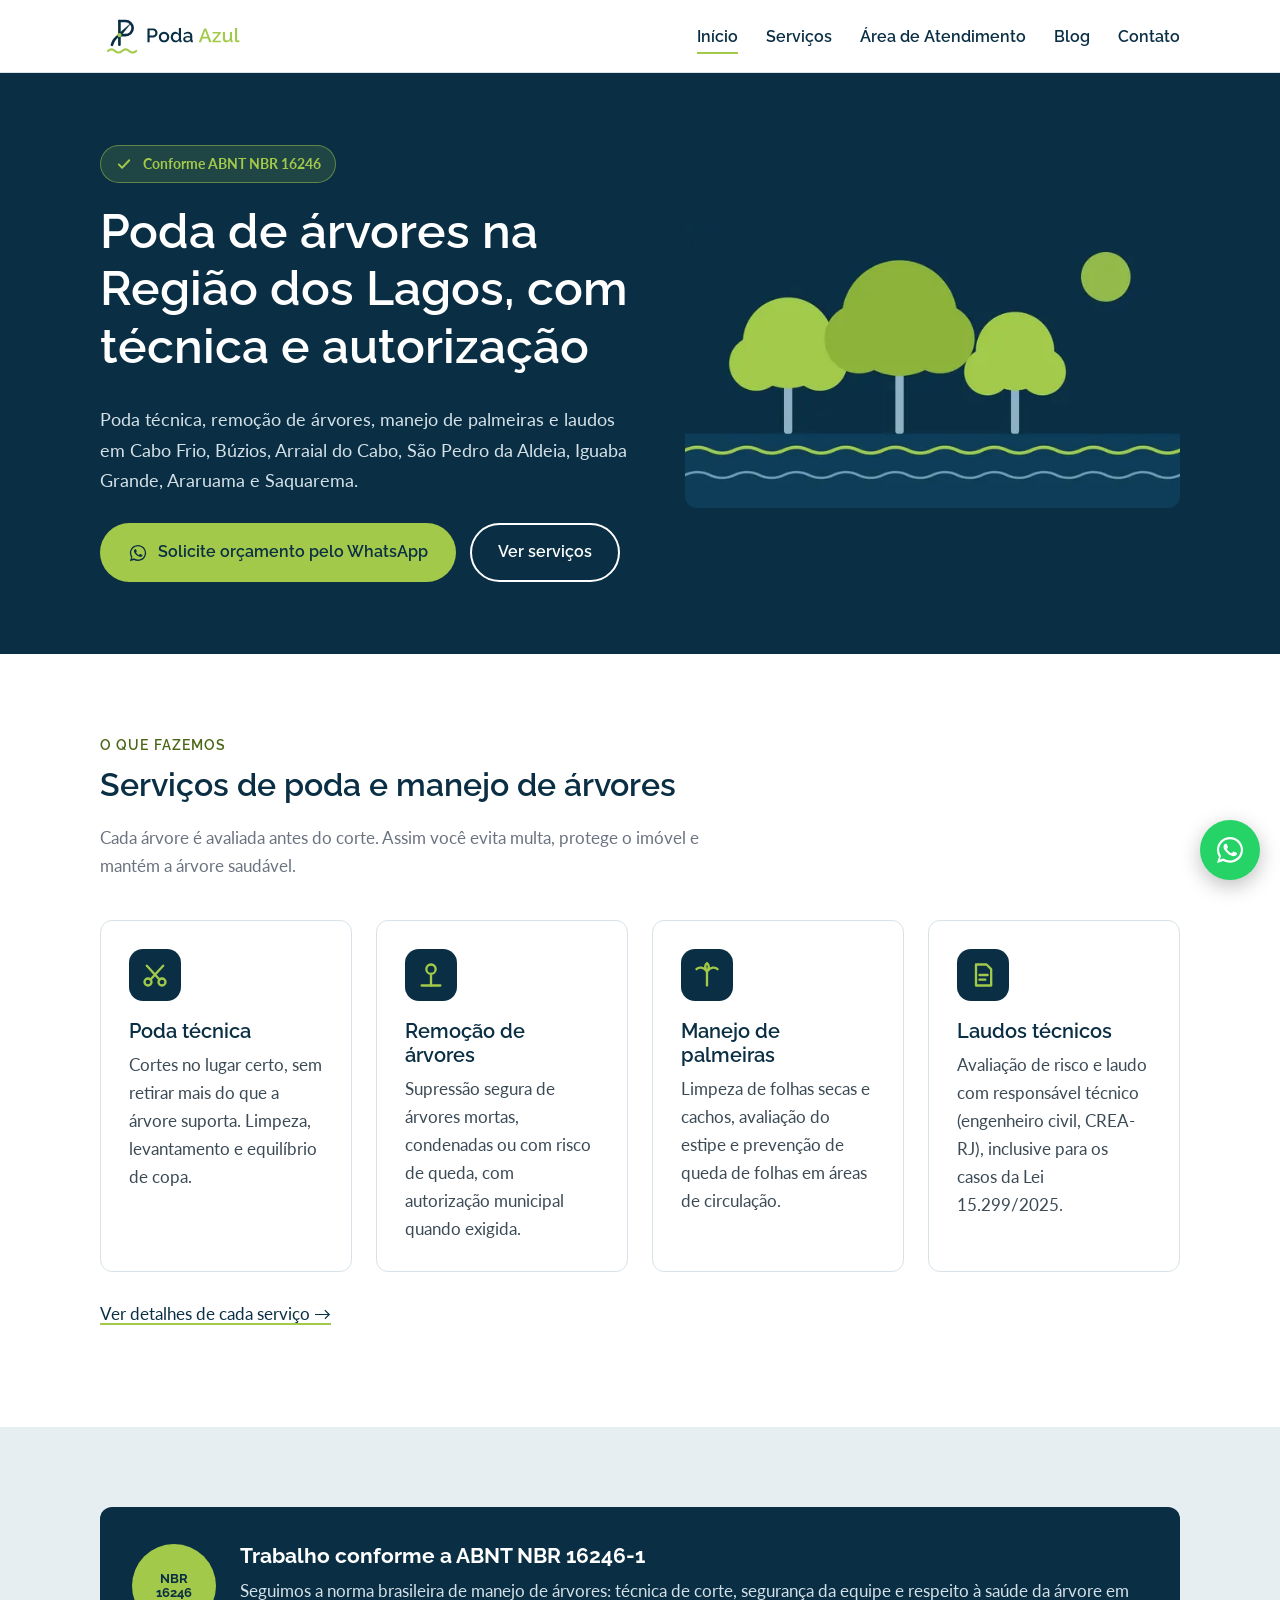
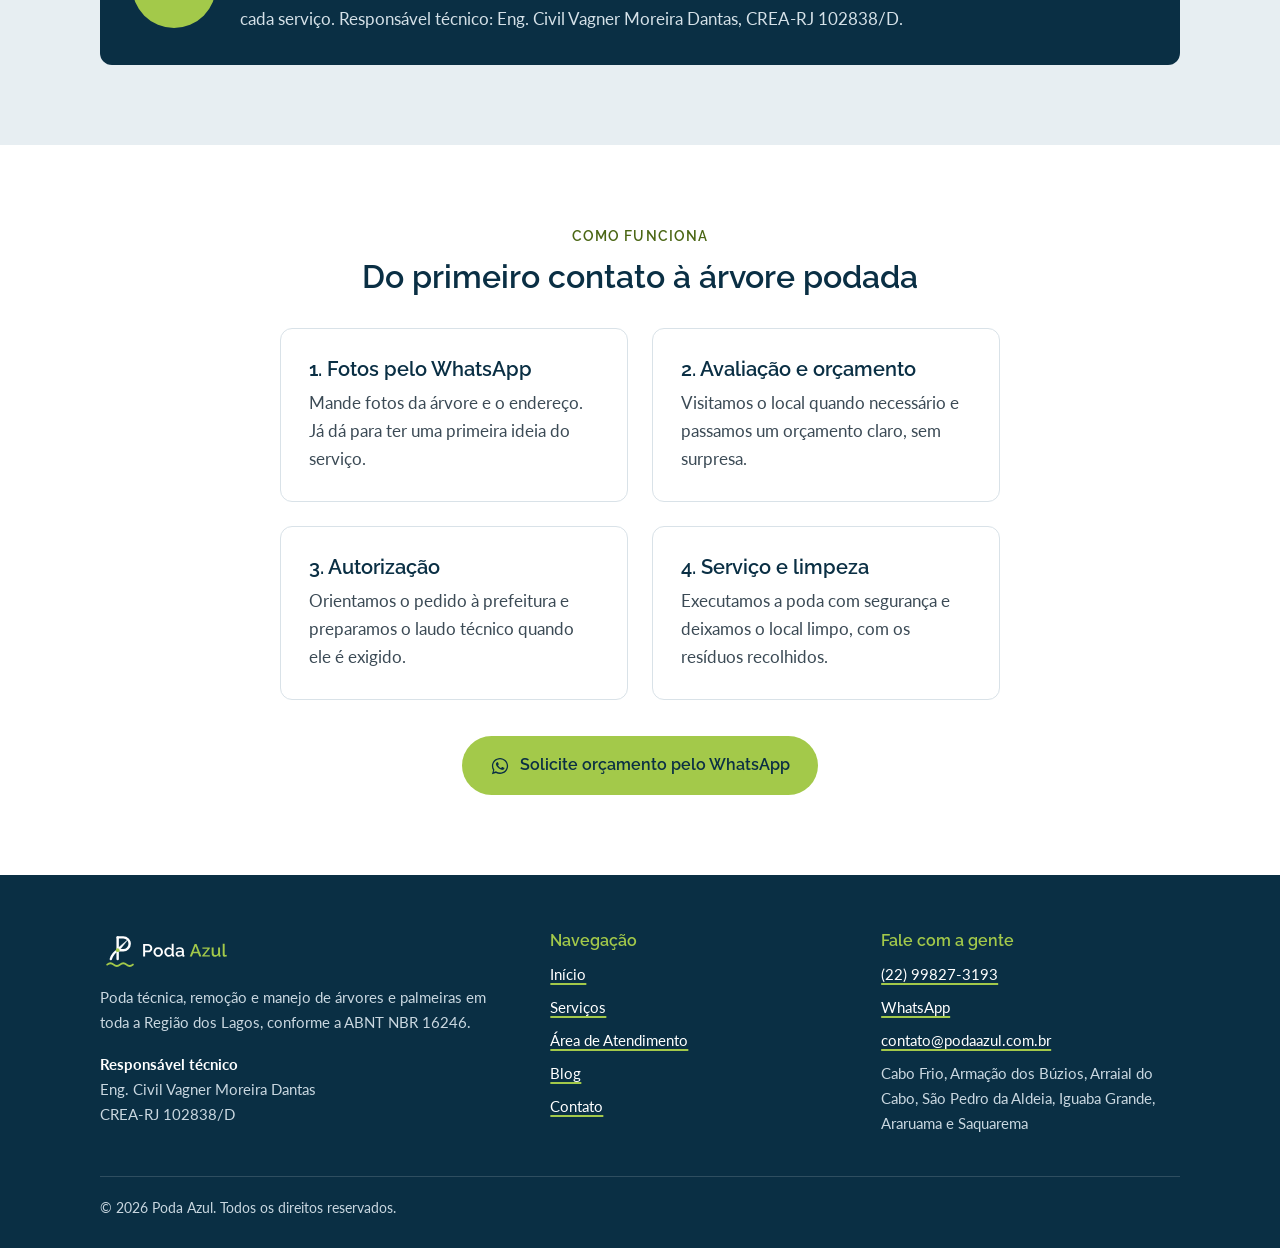
<file: index.html>
<!doctype html>
<html lang="pt-BR">
<head>
<meta charset="utf-8">
<meta name="viewport" content="width=device-width, initial-scale=1">
<title>Poda de árvores na Região dos Lagos | Poda Azul — poda técnica em Cabo Frio e Búzios</title>
<meta name="description" content="Poda de árvores na Região dos Lagos: poda técnica em Cabo Frio, manejo de árvores em Búzios, remoção, palmeiras e laudos conforme a NBR 16246. Orçamento pelo WhatsApp.">
<link rel="canonical" href="https://www.podaazul.com.br/">
<meta name="theme-color" content="#0A2F44">
<meta property="og:type" content="website">
<meta property="og:locale" content="pt_BR">
<meta property="og:site_name" content="Poda Azul">
<meta property="og:title" content="Poda de árvores na Região dos Lagos | Poda Azul — poda técnica em Cabo Frio e Búzios">
<meta property="og:description" content="Poda de árvores na Região dos Lagos: poda técnica em Cabo Frio, manejo de árvores em Búzios, remoção, palmeiras e laudos conforme a NBR 16246. Orçamento pelo WhatsApp.">
<meta property="og:url" content="https://www.podaazul.com.br/">
<meta property="og:image" content="https://www.podaazul.com.br/assets/img/hero.webp">
<link rel="icon" href="assets/img/favicon.svg" type="image/svg+xml">
<link rel="apple-touch-icon" href="assets/img/apple-touch-icon.png">
<link rel="preconnect" href="https://fonts.googleapis.com">
<link rel="preconnect" href="https://fonts.gstatic.com" crossorigin>
<link rel="stylesheet" href="https://fonts.googleapis.com/css2?family=Lato:wght@400;700&family=Raleway:wght@600;700&display=swap" media="print" onload="this.media='all'">
<noscript><link rel="stylesheet" href="https://fonts.googleapis.com/css2?family=Lato:wght@400;700&family=Raleway:wght@600;700&display=swap"></noscript>
<link rel="stylesheet" href="assets/css/style.css">
<script src="assets/js/main.js" defer></script>
</head>
<body>
<a class="pular" href="#conteudo">Pular para o conteúdo</a>
<header class="topo">
  <div class="container">
    <a class="marca" href="index.html" aria-label="Poda Azul — página inicial"><img src="assets/img/logo.svg" alt="Poda Azul" width="143" height="44"></a>
    <button class="menu-botao" aria-label="Abrir menu" aria-expanded="false" aria-controls="menu"><span></span><span></span><span></span></button>
    <nav aria-label="Principal"><ul class="menu" id="menu"><li><a href="index.html" aria-current="page">Início</a></li><li><a href="servicos.html">Serviços</a></li><li><a href="atendimento.html">Área de Atendimento</a></li><li><a href="blog.html">Blog</a></li><li><a href="contato.html">Contato</a></li></ul></nav>
  </div>
</header>
<main id="conteudo">

<section class="hero">
  <div class="container">
    <div>
      <span class="selo"><svg viewBox="0 0 24 24" aria-hidden="true"><path fill="none" stroke="currentColor" stroke-width="2.5" stroke-linecap="round" stroke-linejoin="round" d="M5 12.5l4.5 4.5L19 7"/></svg> Conforme ABNT NBR 16246</span>
      <h1>Poda de árvores na Região dos Lagos, com técnica e autorização</h1>
      <p>Poda técnica, remoção de árvores, manejo de palmeiras e laudos em Cabo Frio, Búzios, Arraial do Cabo, São Pedro da Aldeia, Iguaba Grande, Araruama e Saquarema.</p>
      <div class="acoes"><a class="botao botao-verde" href="https://wa.me/5522998273193?text=Ol%C3%A1%2C%20gostaria%20de%20um%20or%C3%A7amento%20para%20poda%20de%20%C3%A1rvores" target="_blank" rel="noopener"><svg viewBox="0 0 32 32" aria-hidden="true"><path fill="currentColor" d="M16 3C8.8 3 3 8.7 3 15.8c0 2.5.7 4.9 2 7L3 29l6.4-2c2 1.1 4.3 1.7 6.6 1.7 7.2 0 13-5.7 13-12.8S23.2 3 16 3zm0 23.4c-2.1 0-4.1-.6-5.9-1.7l-.4-.3-3.8 1.2 1.2-3.7-.3-.4a10.4 10.4 0 0 1-1.7-5.7C5.1 10 10 5.2 16 5.2S26.9 10 26.9 15.8 22 26.4 16 26.4zm6-7.8c-.3-.2-1.9-1-2.2-1.1-.3-.1-.5-.2-.7.2-.2.3-.8 1-1 1.2-.2.2-.4.2-.7.1-.3-.2-1.4-.5-2.6-1.6-1-.9-1.6-1.9-1.8-2.2-.2-.3 0-.5.1-.7l.5-.6c.2-.2.2-.3.3-.6.1-.2 0-.4 0-.6l-1-2.4c-.3-.6-.5-.5-.7-.5h-.6c-.2 0-.6.1-.9.4-.3.3-1.2 1.1-1.2 2.7s1.2 3.2 1.4 3.4c.2.2 2.4 3.6 5.7 5 .8.3 1.4.5 1.9.7.8.3 1.5.2 2.1.1.6-.1 1.9-.8 2.2-1.5.3-.7.3-1.4.2-1.5-.1-.2-.3-.3-.6-.4z"/></svg> Solicite orçamento pelo WhatsApp</a><a class="botao botao-contorno" href="servicos.html">Ver serviços</a></div>
    </div>
    <img src="assets/img/hero.webp" srcset="assets/img/hero-600.webp 600w, assets/img/hero.webp 1200w" sizes="(max-width: 820px) 100vw, 520px" width="1200" height="700" alt="Ilustração de árvores podadas à beira-mar" fetchpriority="high">
  </div>
</section>
<section class="secao">
  <div class="container">
    <div class="secao-cabeca"><span class="rotulo">O que fazemos</span><h2 style="margin-top:0">Serviços de poda e manejo de árvores</h2>
    <p>Cada árvore é avaliada antes do corte. Assim você evita multa, protege o imóvel e mantém a árvore saudável.</p></div>
    <div class="grade"><article class="cartao"><div class="icone"><svg viewBox="0 0 24 24" aria-hidden="true"><g fill="none" stroke="#A3C94A" stroke-width="2" stroke-linecap="round"><circle cx="6" cy="18" r="3"/><circle cx="18" cy="18" r="3"/><path d="M8 16L19 4M16 16L5 4"/></g></svg></div><h3>Poda técnica</h3><p>Cortes no lugar certo, sem retirar mais do que a árvore suporta. Limpeza, levantamento e equilíbrio de copa.</p></article><article class="cartao"><div class="icone"><svg viewBox="0 0 24 24" aria-hidden="true"><g fill="none" stroke="#A3C94A" stroke-width="2" stroke-linecap="round"><path d="M12 21V11"/><circle cx="12" cy="7" r="4"/><path d="M4 21h16"/></g></svg></div><h3>Remoção de árvores</h3><p>Supressão segura de árvores mortas, condenadas ou com risco de queda, com autorização municipal quando exigida.</p></article><article class="cartao"><div class="icone"><svg viewBox="0 0 24 24" aria-hidden="true"><g fill="none" stroke="#A3C94A" stroke-width="2" stroke-linecap="round"><path d="M12 21V9"/><path d="M12 9C9 5 5 5 3 7M12 9c3-4 7-4 9-2M12 9c-2-3-2-6 0-7M12 9c2-3 2-6 0-7"/></g></svg></div><h3>Manejo de palmeiras</h3><p>Limpeza de folhas secas e cachos, avaliação do estipe e prevenção de queda de folhas em áreas de circulação.</p></article><article class="cartao"><div class="icone"><svg viewBox="0 0 24 24" aria-hidden="true"><g fill="none" stroke="#A3C94A" stroke-width="2" stroke-linecap="round" stroke-linejoin="round"><path d="M6 3h9l4 4v14H6z"/><path d="M9 12h7M9 16h5"/></g></svg></div><h3>Laudos técnicos</h3><p>Avaliação de risco e laudo com responsável técnico (engenheiro civil, CREA-RJ), inclusive para os casos da Lei 15.299/2025.</p></article></div>
    <p style="margin-top:28px"><a href="servicos.html">Ver detalhes de cada serviço →</a></p>
  </div>
</section>
<section class="secao secao-nevoa">
  <div class="container"><div class="faixa-nbr">
  <div class="medalha">NBR<br>16246</div>
  <div><strong>Trabalho conforme a ABNT NBR 16246-1</strong>
  <p>Seguimos a norma brasileira de manejo de árvores: técnica de corte, segurança da equipe e respeito à saúde da árvore em cada serviço. Responsável técnico: Eng. Civil Vagner Moreira Dantas, CREA-RJ 102838/D.</p></div>
</div></div>
</section>
<section class="secao">
  <div class="container estreito" style="text-align:center">
    <span class="rotulo">Como funciona</span>
    <h2 style="margin-top:0">Do primeiro contato à árvore podada</h2>
    <div class="grade" style="text-align:left;margin-top:32px">
      <div class="cartao"><h3>1. Fotos pelo WhatsApp</h3><p>Mande fotos da árvore e o endereço. Já dá para ter uma primeira ideia do serviço.</p></div>
      <div class="cartao"><h3>2. Avaliação e orçamento</h3><p>Visitamos o local quando necessário e passamos um orçamento claro, sem surpresa.</p></div>
      <div class="cartao"><h3>3. Autorização</h3><p>Orientamos o pedido à prefeitura e preparamos o laudo técnico quando ele é exigido.</p></div>
      <div class="cartao"><h3>4. Serviço e limpeza</h3><p>Executamos a poda com segurança e deixamos o local limpo, com os resíduos recolhidos.</p></div>
    </div>
    <div style="margin-top:36px"><a class="botao botao-verde" href="https://wa.me/5522998273193?text=Ol%C3%A1%2C%20gostaria%20de%20um%20or%C3%A7amento%20para%20poda%20de%20%C3%A1rvores" target="_blank" rel="noopener"><svg viewBox="0 0 32 32" aria-hidden="true"><path fill="currentColor" d="M16 3C8.8 3 3 8.7 3 15.8c0 2.5.7 4.9 2 7L3 29l6.4-2c2 1.1 4.3 1.7 6.6 1.7 7.2 0 13-5.7 13-12.8S23.2 3 16 3zm0 23.4c-2.1 0-4.1-.6-5.9-1.7l-.4-.3-3.8 1.2 1.2-3.7-.3-.4a10.4 10.4 0 0 1-1.7-5.7C5.1 10 10 5.2 16 5.2S26.9 10 26.9 15.8 22 26.4 16 26.4zm6-7.8c-.3-.2-1.9-1-2.2-1.1-.3-.1-.5-.2-.7.2-.2.3-.8 1-1 1.2-.2.2-.4.2-.7.1-.3-.2-1.4-.5-2.6-1.6-1-.9-1.6-1.9-1.8-2.2-.2-.3 0-.5.1-.7l.5-.6c.2-.2.2-.3.3-.6.1-.2 0-.4 0-.6l-1-2.4c-.3-.6-.5-.5-.7-.5h-.6c-.2 0-.6.1-.9.4-.3.3-1.2 1.1-1.2 2.7s1.2 3.2 1.4 3.4c.2.2 2.4 3.6 5.7 5 .8.3 1.4.5 1.9.7.8.3 1.5.2 2.1.1.6-.1 1.9-.8 2.2-1.5.3-.7.3-1.4.2-1.5-.1-.2-.3-.3-.6-.4z"/></svg> Solicite orçamento pelo WhatsApp</a></div>
  </div>
</section>
</main>
<footer class="rodape">
  <div class="container">
    <div class="rodape-grade">
      <div>
        <img src="assets/img/logo-negativo.svg" alt="Poda Azul" width="130" height="40" loading="lazy">
        <p>Poda técnica, remoção e manejo de árvores e palmeiras em toda a Região dos Lagos, conforme a ABNT NBR 16246.</p>
        <p><strong style="color:#fff">Responsável técnico</strong><br>Eng. Civil Vagner Moreira Dantas<br>CREA-RJ 102838/D</p>
      </div>
      <div>
        <h2>Navegação</h2>
        <ul><li><a href="index.html">Início</a></li><li><a href="servicos.html">Serviços</a></li><li><a href="atendimento.html">Área de Atendimento</a></li><li><a href="blog.html">Blog</a></li><li><a href="contato.html">Contato</a></li></ul>
      </div>
      <div>
        <h2>Fale com a gente</h2>
        <ul>
          <li><a href="tel:+5522998273193">(22) 99827-3193</a></li>
          <li><a href="https://wa.me/5522998273193?text=Ol%C3%A1%2C%20gostaria%20de%20um%20or%C3%A7amento%20para%20poda%20de%20%C3%A1rvores" target="_blank" rel="noopener">WhatsApp</a></li>
          <li><a href="mailto:contato@podaazul.com.br">contato@podaazul.com.br</a></li>
          <li>Cabo Frio, Armação dos Búzios, Arraial do Cabo, São Pedro da Aldeia, Iguaba Grande, Araruama e Saquarema</li>
        </ul>
      </div>
    </div>
    <div class="rodape-base">© <span id="ano">2026</span> Poda Azul. Todos os direitos reservados.</div>
  </div>
  <script type="application/ld+json">{"@context": "https://schema.org", "@type": "LocalBusiness", "@id": "https://www.podaazul.com.br/#empresa", "name": "Poda Azul", "description": "Poda técnica, remoção e manejo de árvores e palmeiras na Região dos Lagos (RJ), conforme a ABNT NBR 16246.", "url": "https://www.podaazul.com.br/", "telephone": "+55-22-99827-3193", "email": "contato@podaazul.com.br", "image": "https://www.podaazul.com.br/assets/img/logo.svg", "logo": "https://www.podaazul.com.br/assets/img/logo.svg", "priceRange": "R$ 150 – R$ 1.500", "areaServed": [{"@type": "City", "name": "Cabo Frio", "containedInPlace": {"@type": "State", "name": "Rio de Janeiro"}}, {"@type": "City", "name": "Armação dos Búzios", "containedInPlace": {"@type": "State", "name": "Rio de Janeiro"}}, {"@type": "City", "name": "Arraial do Cabo", "containedInPlace": {"@type": "State", "name": "Rio de Janeiro"}}, {"@type": "City", "name": "São Pedro da Aldeia", "containedInPlace": {"@type": "State", "name": "Rio de Janeiro"}}, {"@type": "City", "name": "Iguaba Grande", "containedInPlace": {"@type": "State", "name": "Rio de Janeiro"}}, {"@type": "City", "name": "Araruama", "containedInPlace": {"@type": "State", "name": "Rio de Janeiro"}}, {"@type": "City", "name": "Saquarema", "containedInPlace": {"@type": "State", "name": "Rio de Janeiro"}}], "address": {"@type": "PostalAddress", "addressRegion": "RJ", "addressCountry": "BR"}, "employee": {"@type": "Person", "name": "Vagner Moreira Dantas", "jobTitle": "Engenheiro Civil — Responsável Técnico", "hasCredential": {"@type": "EducationalOccupationalCredential", "credentialCategory": "Registro profissional", "name": "CREA-RJ 102838/D", "recognizedBy": {"@type": "Organization", "name": "CREA-RJ"}}}, "contactPoint": {"@type": "ContactPoint", "telephone": "+55-22-99827-3193", "email": "contato@podaazul.com.br", "contactType": "customer service", "availableLanguage": "Portuguese"}}</script>
</footer>
<a class="whats-flutuante" href="https://wa.me/5522998273193?text=Ol%C3%A1%2C%20gostaria%20de%20um%20or%C3%A7amento%20para%20poda%20de%20%C3%A1rvores" target="_blank" rel="noopener" aria-label="Falar com a Poda Azul pelo WhatsApp" style="color:#fff"><svg viewBox="0 0 32 32" aria-hidden="true"><path fill="currentColor" d="M16 3C8.8 3 3 8.7 3 15.8c0 2.5.7 4.9 2 7L3 29l6.4-2c2 1.1 4.3 1.7 6.6 1.7 7.2 0 13-5.7 13-12.8S23.2 3 16 3zm0 23.4c-2.1 0-4.1-.6-5.9-1.7l-.4-.3-3.8 1.2 1.2-3.7-.3-.4a10.4 10.4 0 0 1-1.7-5.7C5.1 10 10 5.2 16 5.2S26.9 10 26.9 15.8 22 26.4 16 26.4zm6-7.8c-.3-.2-1.9-1-2.2-1.1-.3-.1-.5-.2-.7.2-.2.3-.8 1-1 1.2-.2.2-.4.2-.7.1-.3-.2-1.4-.5-2.6-1.6-1-.9-1.6-1.9-1.8-2.2-.2-.3 0-.5.1-.7l.5-.6c.2-.2.2-.3.3-.6.1-.2 0-.4 0-.6l-1-2.4c-.3-.6-.5-.5-.7-.5h-.6c-.2 0-.6.1-.9.4-.3.3-1.2 1.1-1.2 2.7s1.2 3.2 1.4 3.4c.2.2 2.4 3.6 5.7 5 .8.3 1.4.5 1.9.7.8.3 1.5.2 2.1.1.6-.1 1.9-.8 2.2-1.5.3-.7.3-1.4.2-1.5-.1-.2-.3-.3-.6-.4z"/></svg></a>
</body>
</html>
</file>
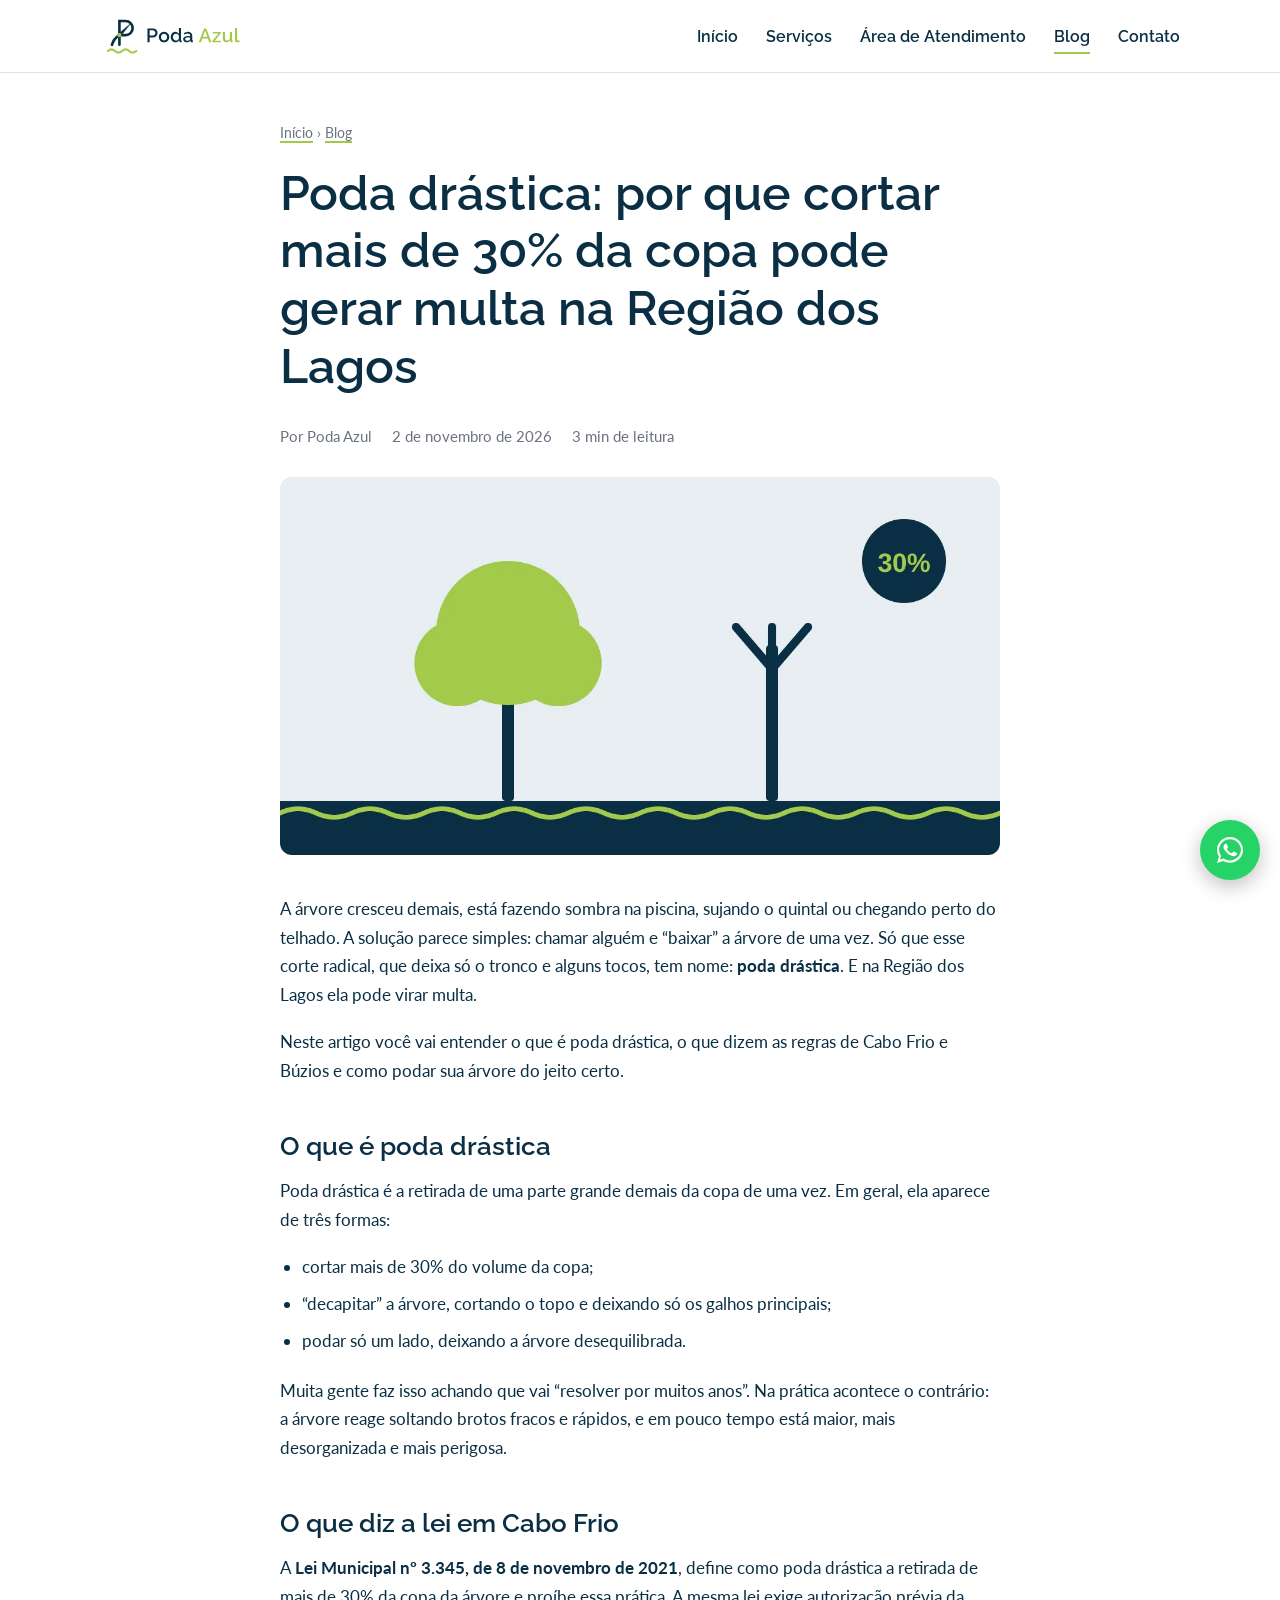
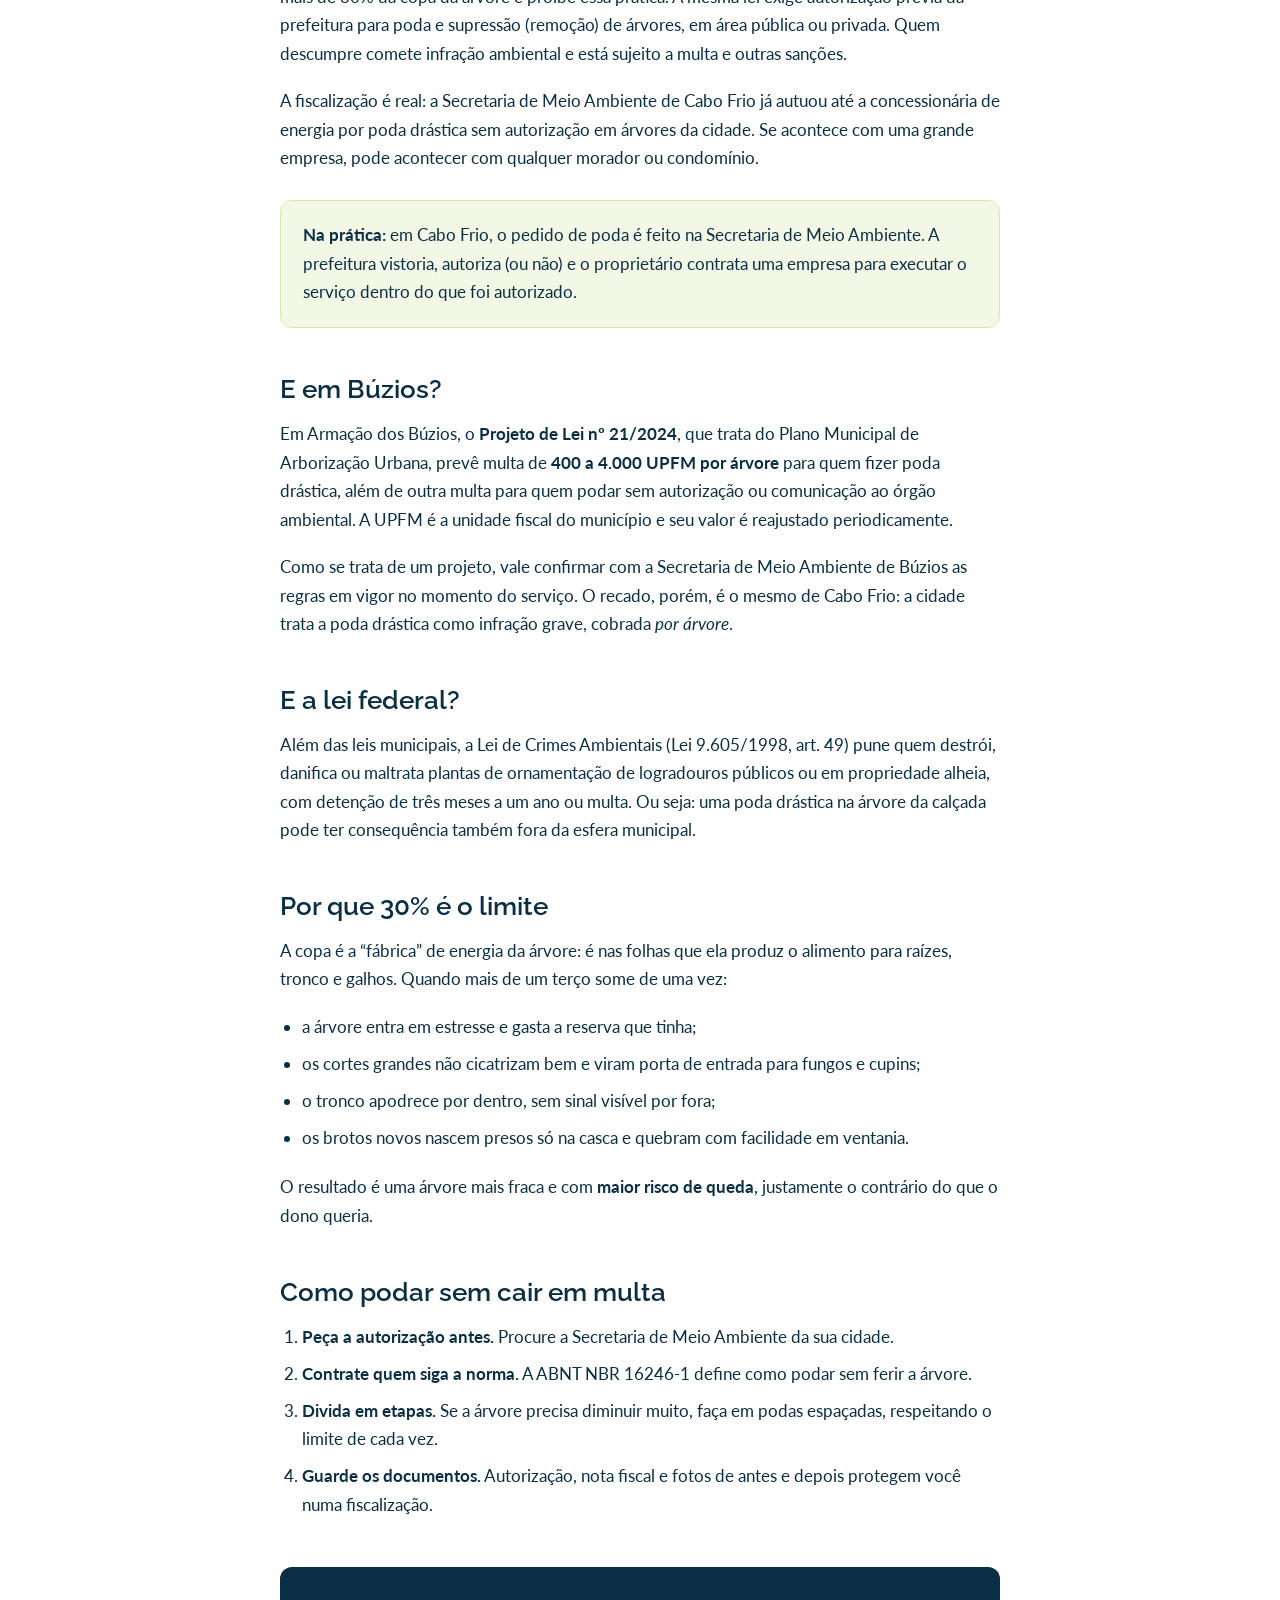
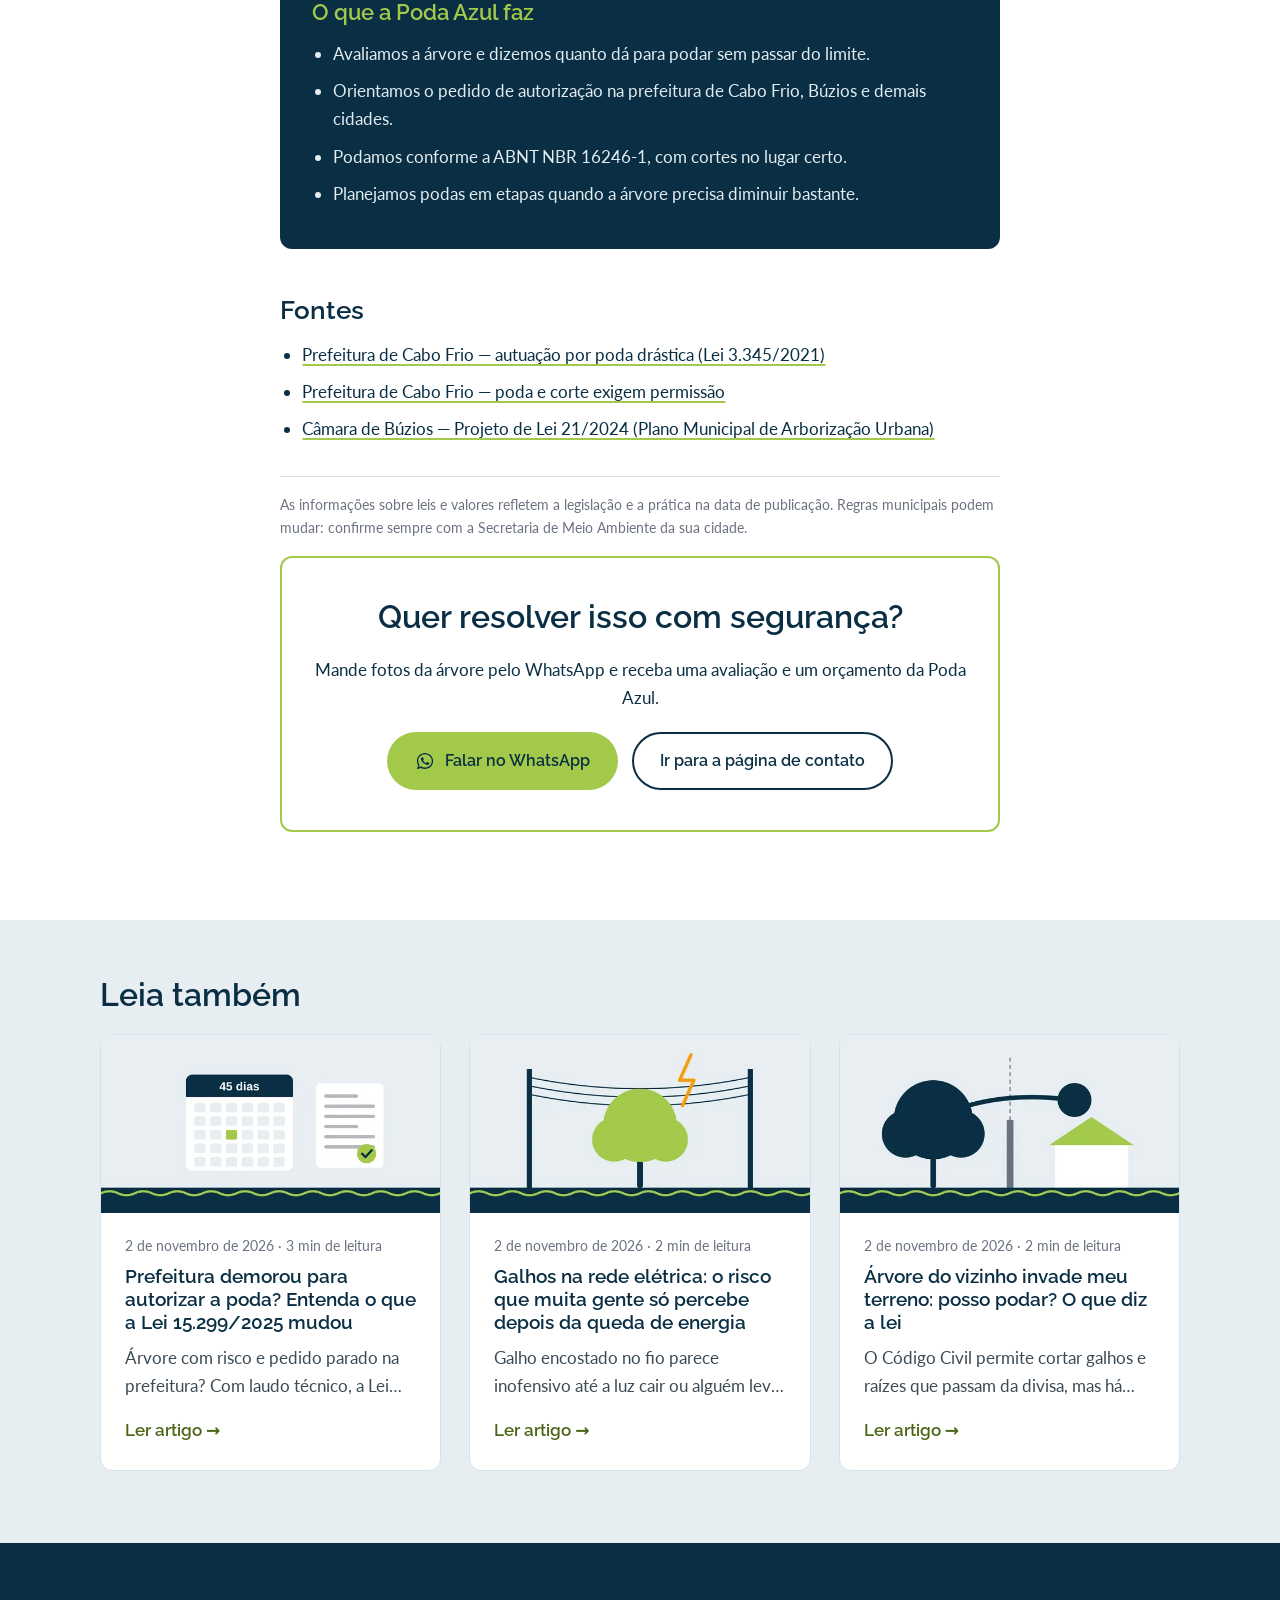
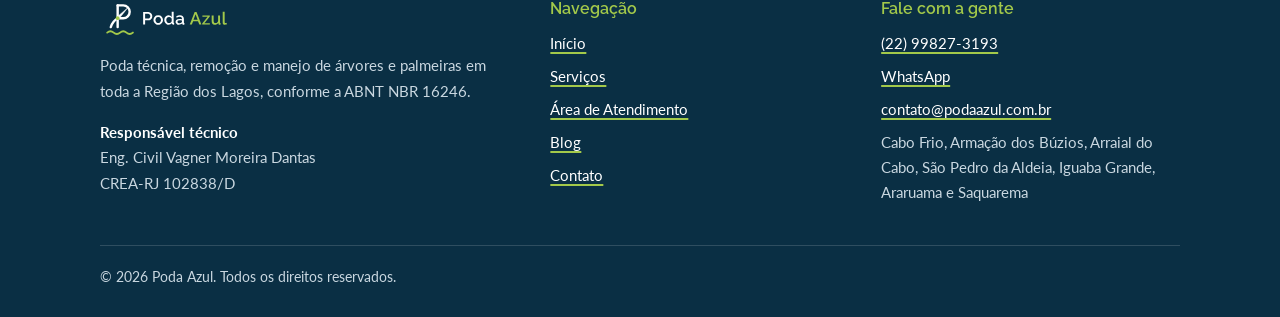
<file: artigo-1.html>
<!doctype html>
<html lang="pt-BR">
<head>
<meta charset="utf-8">
<meta name="viewport" content="width=device-width, initial-scale=1">
<title>Poda drástica e multa em Cabo Frio e Búzios: o limite de 30% da copa | Poda Azul</title>
<meta name="description" content="Poda drástica em Cabo Frio é proibida pela Lei 3.345/2021 (mais de 30% da copa). Veja as multas, os riscos para a árvore e como podar sem problema na Região dos Lagos.">
<link rel="canonical" href="https://www.podaazul.com.br/artigo-1.html">
<meta name="theme-color" content="#0A2F44">
<meta property="og:type" content="article">
<meta property="og:locale" content="pt_BR">
<meta property="og:site_name" content="Poda Azul">
<meta property="og:title" content="Poda drástica e multa em Cabo Frio e Búzios: o limite de 30% da copa | Poda Azul">
<meta property="og:description" content="Poda drástica em Cabo Frio é proibida pela Lei 3.345/2021 (mais de 30% da copa). Veja as multas, os riscos para a árvore e como podar sem problema na Região dos Lagos.">
<meta property="og:url" content="https://www.podaazul.com.br/artigo-1.html">
<meta property="og:image" content="https://www.podaazul.com.br/assets/blog/poda-drastica.webp">
<link rel="icon" href="assets/img/favicon.svg" type="image/svg+xml">
<link rel="apple-touch-icon" href="assets/img/apple-touch-icon.png">
<link rel="preconnect" href="https://fonts.googleapis.com">
<link rel="preconnect" href="https://fonts.gstatic.com" crossorigin>
<link rel="stylesheet" href="https://fonts.googleapis.com/css2?family=Lato:wght@400;700&family=Raleway:wght@600;700&display=swap" media="print" onload="this.media='all'">
<noscript><link rel="stylesheet" href="https://fonts.googleapis.com/css2?family=Lato:wght@400;700&family=Raleway:wght@600;700&display=swap"></noscript>
<link rel="stylesheet" href="assets/css/style.css">
<script src="assets/js/main.js" defer></script>
</head>
<body>
<a class="pular" href="#conteudo">Pular para o conteúdo</a>
<header class="topo">
  <div class="container">
    <a class="marca" href="index.html" aria-label="Poda Azul — página inicial"><img src="assets/img/logo.svg" alt="Poda Azul" width="143" height="44"></a>
    <button class="menu-botao" aria-label="Abrir menu" aria-expanded="false" aria-controls="menu"><span></span><span></span><span></span></button>
    <nav aria-label="Principal"><ul class="menu" id="menu"><li><a href="index.html">Início</a></li><li><a href="servicos.html">Serviços</a></li><li><a href="atendimento.html">Área de Atendimento</a></li><li><a href="blog.html" aria-current="page">Blog</a></li><li><a href="contato.html">Contato</a></li></ul></nav>
  </div>
</header>
<main id="conteudo">

<article>
<div class="container estreito artigo-topo">
  <nav class="migalhas" aria-label="Você está em"><a href="index.html">Início</a> › <a href="blog.html">Blog</a></nav>
  <h1>Poda drástica: por que cortar mais de 30% da copa pode gerar multa na Região dos Lagos</h1>
  <div class="artigo-meta"><span>Por Poda Azul</span><time datetime="2026-11-02">2 de novembro de 2026</time><span>3 min de leitura</span></div>
  <img class="artigo-capa" src="assets/blog/poda-drastica.webp" srcset="assets/blog/poda-drastica-600.webp 600w, assets/blog/poda-drastica.webp 1200w" sizes="(max-width: 800px) 100vw, 720px" width="1200" height="630" alt="Ilustração: árvore com copa saudável ao lado de árvore com copa cortada quase inteira" fetchpriority="high">
  <div class="artigo">
    
<p>A árvore cresceu demais, está fazendo sombra na piscina, sujando o quintal ou chegando perto do telhado. A solução parece simples: chamar alguém e “baixar” a árvore de uma vez. Só que esse corte radical, que deixa só o tronco e alguns tocos, tem nome: <strong>poda drástica</strong>. E na Região dos Lagos ela pode virar multa.</p>
<p>Neste artigo você vai entender o que é poda drástica, o que dizem as regras de Cabo Frio e Búzios e como podar sua árvore do jeito certo.</p>

<h2>O que é poda drástica</h2>
<p>Poda drástica é a retirada de uma parte grande demais da copa de uma vez. Em geral, ela aparece de três formas:</p>
<ul>
<li>cortar mais de 30% do volume da copa;</li>
<li>“decapitar” a árvore, cortando o topo e deixando só os galhos principais;</li>
<li>podar só um lado, deixando a árvore desequilibrada.</li>
</ul>
<p>Muita gente faz isso achando que vai “resolver por muitos anos”. Na prática acontece o contrário: a árvore reage soltando brotos fracos e rápidos, e em pouco tempo está maior, mais desorganizada e mais perigosa.</p>

<h2>O que diz a lei em Cabo Frio</h2>
<p>A <strong>Lei Municipal nº 3.345, de 8 de novembro de 2021</strong>, define como poda drástica a retirada de mais de 30% da copa da árvore e proíbe essa prática. A mesma lei exige autorização prévia da prefeitura para poda e supressão (remoção) de árvores, em área pública ou privada. Quem descumpre comete infração ambiental e está sujeito a multa e outras sanções.</p>
<p>A fiscalização é real: a Secretaria de Meio Ambiente de Cabo Frio já autuou até a concessionária de energia por poda drástica sem autorização em árvores da cidade. Se acontece com uma grande empresa, pode acontecer com qualquer morador ou condomínio.</p>
<div class="destaque"><p><strong>Na prática:</strong> em Cabo Frio, o pedido de poda é feito na Secretaria de Meio Ambiente. A prefeitura vistoria, autoriza (ou não) e o proprietário contrata uma empresa para executar o serviço dentro do que foi autorizado.</p></div>

<h2>E em Búzios?</h2>
<p>Em Armação dos Búzios, o <strong>Projeto de Lei nº 21/2024</strong>, que trata do Plano Municipal de Arborização Urbana, prevê multa de <strong>400 a 4.000 UPFM por árvore</strong> para quem fizer poda drástica, além de outra multa para quem podar sem autorização ou comunicação ao órgão ambiental. A UPFM é a unidade fiscal do município e seu valor é reajustado periodicamente.</p>
<p>Como se trata de um projeto, vale confirmar com a Secretaria de Meio Ambiente de Búzios as regras em vigor no momento do serviço. O recado, porém, é o mesmo de Cabo Frio: a cidade trata a poda drástica como infração grave, cobrada <em>por árvore</em>.</p>

<h2>E a lei federal?</h2>
<p>Além das leis municipais, a Lei de Crimes Ambientais (Lei 9.605/1998, art. 49) pune quem destrói, danifica ou maltrata plantas de ornamentação de logradouros públicos ou em propriedade alheia, com detenção de três meses a um ano ou multa. Ou seja: uma poda drástica na árvore da calçada pode ter consequência também fora da esfera municipal.</p>

<h2>Por que 30% é o limite</h2>
<p>A copa é a “fábrica” de energia da árvore: é nas folhas que ela produz o alimento para raízes, tronco e galhos. Quando mais de um terço some de uma vez:</p>
<ul>
<li>a árvore entra em estresse e gasta a reserva que tinha;</li>
<li>os cortes grandes não cicatrizam bem e viram porta de entrada para fungos e cupins;</li>
<li>o tronco apodrece por dentro, sem sinal visível por fora;</li>
<li>os brotos novos nascem presos só na casca e quebram com facilidade em ventania.</li>
</ul>
<p>O resultado é uma árvore mais fraca e com <strong>maior risco de queda</strong>, justamente o contrário do que o dono queria.</p>

<h2>Como podar sem cair em multa</h2>
<ol>
<li><strong>Peça a autorização antes.</strong> Procure a Secretaria de Meio Ambiente da sua cidade.</li>
<li><strong>Contrate quem siga a norma.</strong> A ABNT NBR 16246-1 define como podar sem ferir a árvore.</li>
<li><strong>Divida em etapas.</strong> Se a árvore precisa diminuir muito, faça em podas espaçadas, respeitando o limite de cada vez.</li>
<li><strong>Guarde os documentos.</strong> Autorização, nota fiscal e fotos de antes e depois protegem você numa fiscalização.</li>
</ol>

    <aside class="box-poda" aria-labelledby="box-0">
      <h2 id="box-0">O que a Poda Azul faz</h2>
      <ul><li>Avaliamos a árvore e dizemos quanto dá para podar sem passar do limite.</li><li>Orientamos o pedido de autorização na prefeitura de Cabo Frio, Búzios e demais cidades.</li><li>Podamos conforme a ABNT NBR 16246-1, com cortes no lugar certo.</li><li>Planejamos podas em etapas quando a árvore precisa diminuir bastante.</li></ul>
    </aside>
    <h2>Fontes</h2><ul><li><a href="https://noticias.cabofrio.rj.gov.br/prefeitura-de-cabo-frio-autua-concessionaria-de-energia-por-poda-irregular-de-arvores/" target="_blank" rel="noopener">Prefeitura de Cabo Frio — autuação por poda drástica (Lei 3.345/2021)</a></li><li><a href="https://cabofrio.rj.gov.br/servicos-de-poda-e-corte-de-arvores-exigem-permissao-da-prefeitura-de-cabo-frio/" target="_blank" rel="noopener">Prefeitura de Cabo Frio — poda e corte exigem permissão</a></li><li><a href="https://sapl.armacaodosbuzios.rj.leg.br/media/sapl/public/materialegislativa/2024/3464/projeto_de_lei_21-24_raphael_plano_mun_de_arborizacao_urbana_1.pdf" target="_blank" rel="noopener">Câmara de Búzios — Projeto de Lei 21/2024 (Plano Municipal de Arborização Urbana)</a></li></ul>
    <p class="aviso-juridico">As informações sobre leis e valores refletem a legislação e a prática na data de publicação. Regras municipais podem mudar: confirme sempre com a Secretaria de Meio Ambiente da sua cidade.</p>
  </div>
  <div class="cta-final">
    <h2>Quer resolver isso com segurança?</h2>
    <p>Mande fotos da árvore pelo WhatsApp e receba uma avaliação e um orçamento da Poda Azul.</p>
    <div class="acoes">
      <a class="botao botao-verde" href="https://wa.me/5522998273193?text=Ol%C3%A1%2C%20vim%20pelo%20blog%20da%20Poda%20Azul%20e%20gostaria%20de%20um%20or%C3%A7amento" target="_blank" rel="noopener"><svg viewBox="0 0 32 32" aria-hidden="true"><path fill="currentColor" d="M16 3C8.8 3 3 8.7 3 15.8c0 2.5.7 4.9 2 7L3 29l6.4-2c2 1.1 4.3 1.7 6.6 1.7 7.2 0 13-5.7 13-12.8S23.2 3 16 3zm0 23.4c-2.1 0-4.1-.6-5.9-1.7l-.4-.3-3.8 1.2 1.2-3.7-.3-.4a10.4 10.4 0 0 1-1.7-5.7C5.1 10 10 5.2 16 5.2S26.9 10 26.9 15.8 22 26.4 16 26.4zm6-7.8c-.3-.2-1.9-1-2.2-1.1-.3-.1-.5-.2-.7.2-.2.3-.8 1-1 1.2-.2.2-.4.2-.7.1-.3-.2-1.4-.5-2.6-1.6-1-.9-1.6-1.9-1.8-2.2-.2-.3 0-.5.1-.7l.5-.6c.2-.2.2-.3.3-.6.1-.2 0-.4 0-.6l-1-2.4c-.3-.6-.5-.5-.7-.5h-.6c-.2 0-.6.1-.9.4-.3.3-1.2 1.1-1.2 2.7s1.2 3.2 1.4 3.4c.2.2 2.4 3.6 5.7 5 .8.3 1.4.5 1.9.7.8.3 1.5.2 2.1.1.6-.1 1.9-.8 2.2-1.5.3-.7.3-1.4.2-1.5-.1-.2-.3-.3-.6-.4z"/></svg> Falar no WhatsApp</a>
      <a class="botao botao-contorno" href="contato.html">Ir para a página de contato</a>
    </div>
  </div>
</div>
</article>
<section class="relacionados"><div class="container">
  <h2 style="margin-top:0">Leia também</h2>
  <div class="cards"><article class="card">
  <img src="assets/blog/lei-45-dias-600.webp" width="600" height="315" alt="Ilustração: calendário marcando 45 dias ao lado de um laudo técnico aprovado" loading="lazy">
  <div class="card-corpo">
    <div class="card-meta"><time datetime="2026-11-02">2 de novembro de 2026</time> · 3 min de leitura</div>
    <h2><a href="artigo-2.html">Prefeitura demorou para autorizar a poda? Entenda o que a Lei 15.299/2025 mudou</a></h2>
    <p>Árvore com risco e pedido parado na prefeitura? Com laudo técnico, a Lei 15.299/2025 permite agir após 45 dias sem resposta.</p>
    <span class="ler" aria-hidden="true">Ler artigo →</span>
  </div>
</article><article class="card">
  <img src="assets/blog/rede-eletrica-600.webp" width="600" height="315" alt="Ilustração: copa de árvore encostando nos fios entre dois postes, com um raio indicando curto-circuito" loading="lazy">
  <div class="card-corpo">
    <div class="card-meta"><time datetime="2026-11-02">2 de novembro de 2026</time> · 2 min de leitura</div>
    <h2><a href="artigo-3.html">Galhos na rede elétrica: o risco que muita gente só percebe depois da queda de energia</a></h2>
    <p>Galho encostado no fio parece inofensivo até a luz cair ou alguém levar um choque. Veja os riscos e o jeito seguro de resolver.</p>
    <span class="ler" aria-hidden="true">Ler artigo →</span>
  </div>
</article><article class="card">
  <img src="assets/blog/vizinho-600.webp" width="600" height="315" alt="Ilustração: galho de árvore atravessando o muro de divisa sobre a casa vizinha" loading="lazy">
  <div class="card-corpo">
    <div class="card-meta"><time datetime="2026-11-02">2 de novembro de 2026</time> · 2 min de leitura</div>
    <h2><a href="artigo-4.html">Árvore do vizinho invade meu terreno: posso podar? O que diz a lei</a></h2>
    <p>O Código Civil permite cortar galhos e raízes que passam da divisa, mas há cuidados para não virar briga ou multa.</p>
    <span class="ler" aria-hidden="true">Ler artigo →</span>
  </div>
</article></div>
</div></section>
</main>
<footer class="rodape">
  <div class="container">
    <div class="rodape-grade">
      <div>
        <img src="assets/img/logo-negativo.svg" alt="Poda Azul" width="130" height="40" loading="lazy">
        <p>Poda técnica, remoção e manejo de árvores e palmeiras em toda a Região dos Lagos, conforme a ABNT NBR 16246.</p>
        <p><strong style="color:#fff">Responsável técnico</strong><br>Eng. Civil Vagner Moreira Dantas<br>CREA-RJ 102838/D</p>
      </div>
      <div>
        <h2>Navegação</h2>
        <ul><li><a href="index.html">Início</a></li><li><a href="servicos.html">Serviços</a></li><li><a href="atendimento.html">Área de Atendimento</a></li><li><a href="blog.html">Blog</a></li><li><a href="contato.html">Contato</a></li></ul>
      </div>
      <div>
        <h2>Fale com a gente</h2>
        <ul>
          <li><a href="tel:+5522998273193">(22) 99827-3193</a></li>
          <li><a href="https://wa.me/5522998273193?text=Ol%C3%A1%2C%20vim%20pelo%20blog%20da%20Poda%20Azul%20e%20gostaria%20de%20um%20or%C3%A7amento" target="_blank" rel="noopener">WhatsApp</a></li>
          <li><a href="mailto:contato@podaazul.com.br">contato@podaazul.com.br</a></li>
          <li>Cabo Frio, Armação dos Búzios, Arraial do Cabo, São Pedro da Aldeia, Iguaba Grande, Araruama e Saquarema</li>
        </ul>
      </div>
    </div>
    <div class="rodape-base">© <span id="ano">2026</span> Poda Azul. Todos os direitos reservados.</div>
  </div>
  <script type="application/ld+json">{"@context": "https://schema.org", "@type": "LocalBusiness", "@id": "https://www.podaazul.com.br/#empresa", "name": "Poda Azul", "description": "Poda técnica, remoção e manejo de árvores e palmeiras na Região dos Lagos (RJ), conforme a ABNT NBR 16246.", "url": "https://www.podaazul.com.br/", "telephone": "+55-22-99827-3193", "email": "contato@podaazul.com.br", "image": "https://www.podaazul.com.br/assets/img/logo.svg", "logo": "https://www.podaazul.com.br/assets/img/logo.svg", "priceRange": "R$ 150 – R$ 1.500", "areaServed": [{"@type": "City", "name": "Cabo Frio", "containedInPlace": {"@type": "State", "name": "Rio de Janeiro"}}, {"@type": "City", "name": "Armação dos Búzios", "containedInPlace": {"@type": "State", "name": "Rio de Janeiro"}}, {"@type": "City", "name": "Arraial do Cabo", "containedInPlace": {"@type": "State", "name": "Rio de Janeiro"}}, {"@type": "City", "name": "São Pedro da Aldeia", "containedInPlace": {"@type": "State", "name": "Rio de Janeiro"}}, {"@type": "City", "name": "Iguaba Grande", "containedInPlace": {"@type": "State", "name": "Rio de Janeiro"}}, {"@type": "City", "name": "Araruama", "containedInPlace": {"@type": "State", "name": "Rio de Janeiro"}}, {"@type": "City", "name": "Saquarema", "containedInPlace": {"@type": "State", "name": "Rio de Janeiro"}}], "address": {"@type": "PostalAddress", "addressRegion": "RJ", "addressCountry": "BR"}, "employee": {"@type": "Person", "name": "Vagner Moreira Dantas", "jobTitle": "Engenheiro Civil — Responsável Técnico", "hasCredential": {"@type": "EducationalOccupationalCredential", "credentialCategory": "Registro profissional", "name": "CREA-RJ 102838/D", "recognizedBy": {"@type": "Organization", "name": "CREA-RJ"}}}, "contactPoint": {"@type": "ContactPoint", "telephone": "+55-22-99827-3193", "email": "contato@podaazul.com.br", "contactType": "customer service", "availableLanguage": "Portuguese"}}</script><script type="application/ld+json">{"@context": "https://schema.org", "@type": "Article", "headline": "Poda drástica: por que cortar mais de 30% da copa pode gerar multa na Região dos Lagos", "description": "Poda drástica em Cabo Frio é proibida pela Lei 3.345/2021 (mais de 30% da copa). Veja as multas, os riscos para a árvore e como podar sem problema na Região dos Lagos.", "image": "https://www.podaazul.com.br/assets/blog/poda-drastica.webp", "datePublished": "2026-11-02", "dateModified": "2026-11-02", "inLanguage": "pt-BR", "mainEntityOfPage": "https://www.podaazul.com.br/artigo-1.html", "author": {"@type": "Organization", "name": "Poda Azul", "url": "https://www.podaazul.com.br/"}, "publisher": {"@type": "Organization", "name": "Poda Azul", "logo": {"@type": "ImageObject", "url": "https://www.podaazul.com.br/assets/img/logo.svg"}}, "about": {"@id": "https://www.podaazul.com.br/#empresa"}}</script>
</footer>
<a class="whats-flutuante" href="https://wa.me/5522998273193?text=Ol%C3%A1%2C%20vim%20pelo%20blog%20da%20Poda%20Azul%20e%20gostaria%20de%20um%20or%C3%A7amento" target="_blank" rel="noopener" aria-label="Falar com a Poda Azul pelo WhatsApp" style="color:#fff"><svg viewBox="0 0 32 32" aria-hidden="true"><path fill="currentColor" d="M16 3C8.8 3 3 8.7 3 15.8c0 2.5.7 4.9 2 7L3 29l6.4-2c2 1.1 4.3 1.7 6.6 1.7 7.2 0 13-5.7 13-12.8S23.2 3 16 3zm0 23.4c-2.1 0-4.1-.6-5.9-1.7l-.4-.3-3.8 1.2 1.2-3.7-.3-.4a10.4 10.4 0 0 1-1.7-5.7C5.1 10 10 5.2 16 5.2S26.9 10 26.9 15.8 22 26.4 16 26.4zm6-7.8c-.3-.2-1.9-1-2.2-1.1-.3-.1-.5-.2-.7.2-.2.3-.8 1-1 1.2-.2.2-.4.2-.7.1-.3-.2-1.4-.5-2.6-1.6-1-.9-1.6-1.9-1.8-2.2-.2-.3 0-.5.1-.7l.5-.6c.2-.2.2-.3.3-.6.1-.2 0-.4 0-.6l-1-2.4c-.3-.6-.5-.5-.7-.5h-.6c-.2 0-.6.1-.9.4-.3.3-1.2 1.1-1.2 2.7s1.2 3.2 1.4 3.4c.2.2 2.4 3.6 5.7 5 .8.3 1.4.5 1.9.7.8.3 1.5.2 2.1.1.6-.1 1.9-.8 2.2-1.5.3-.7.3-1.4.2-1.5-.1-.2-.3-.3-.6-.4z"/></svg></a>
</body>
</html>
</file>
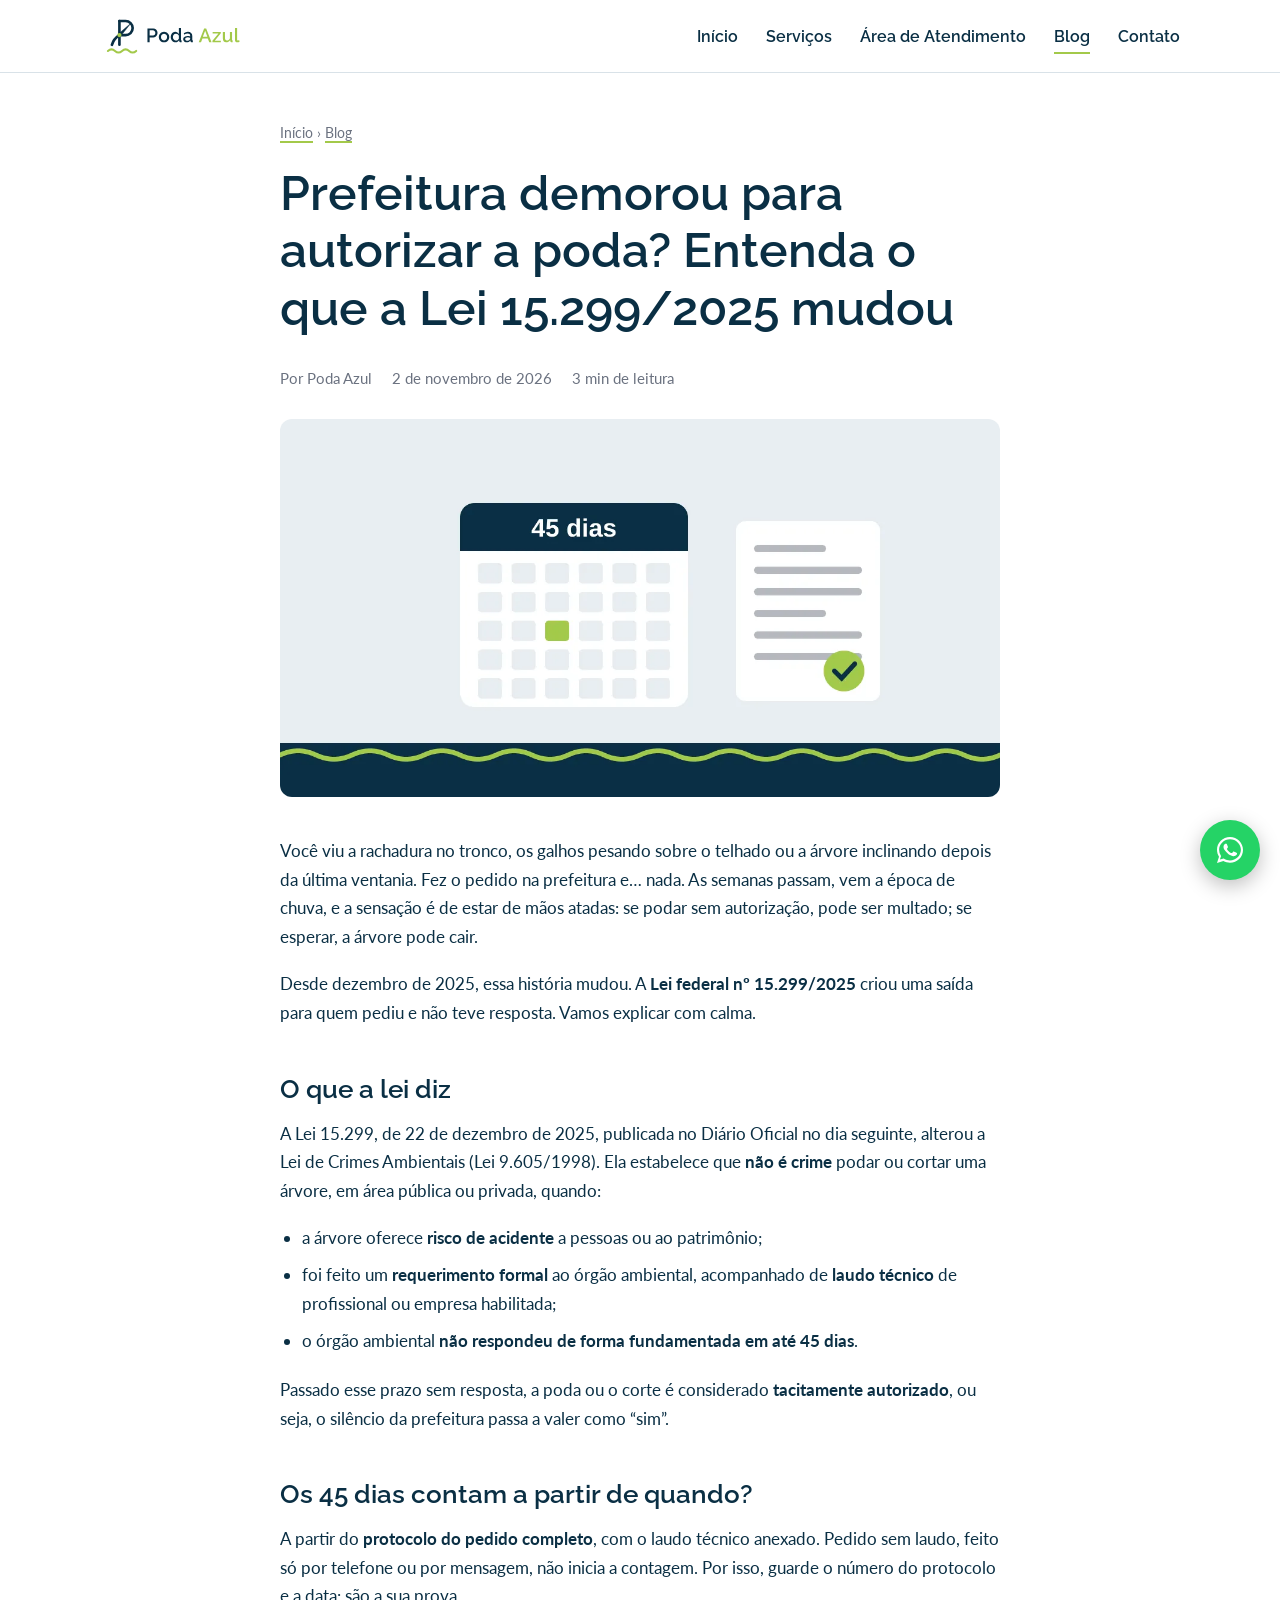
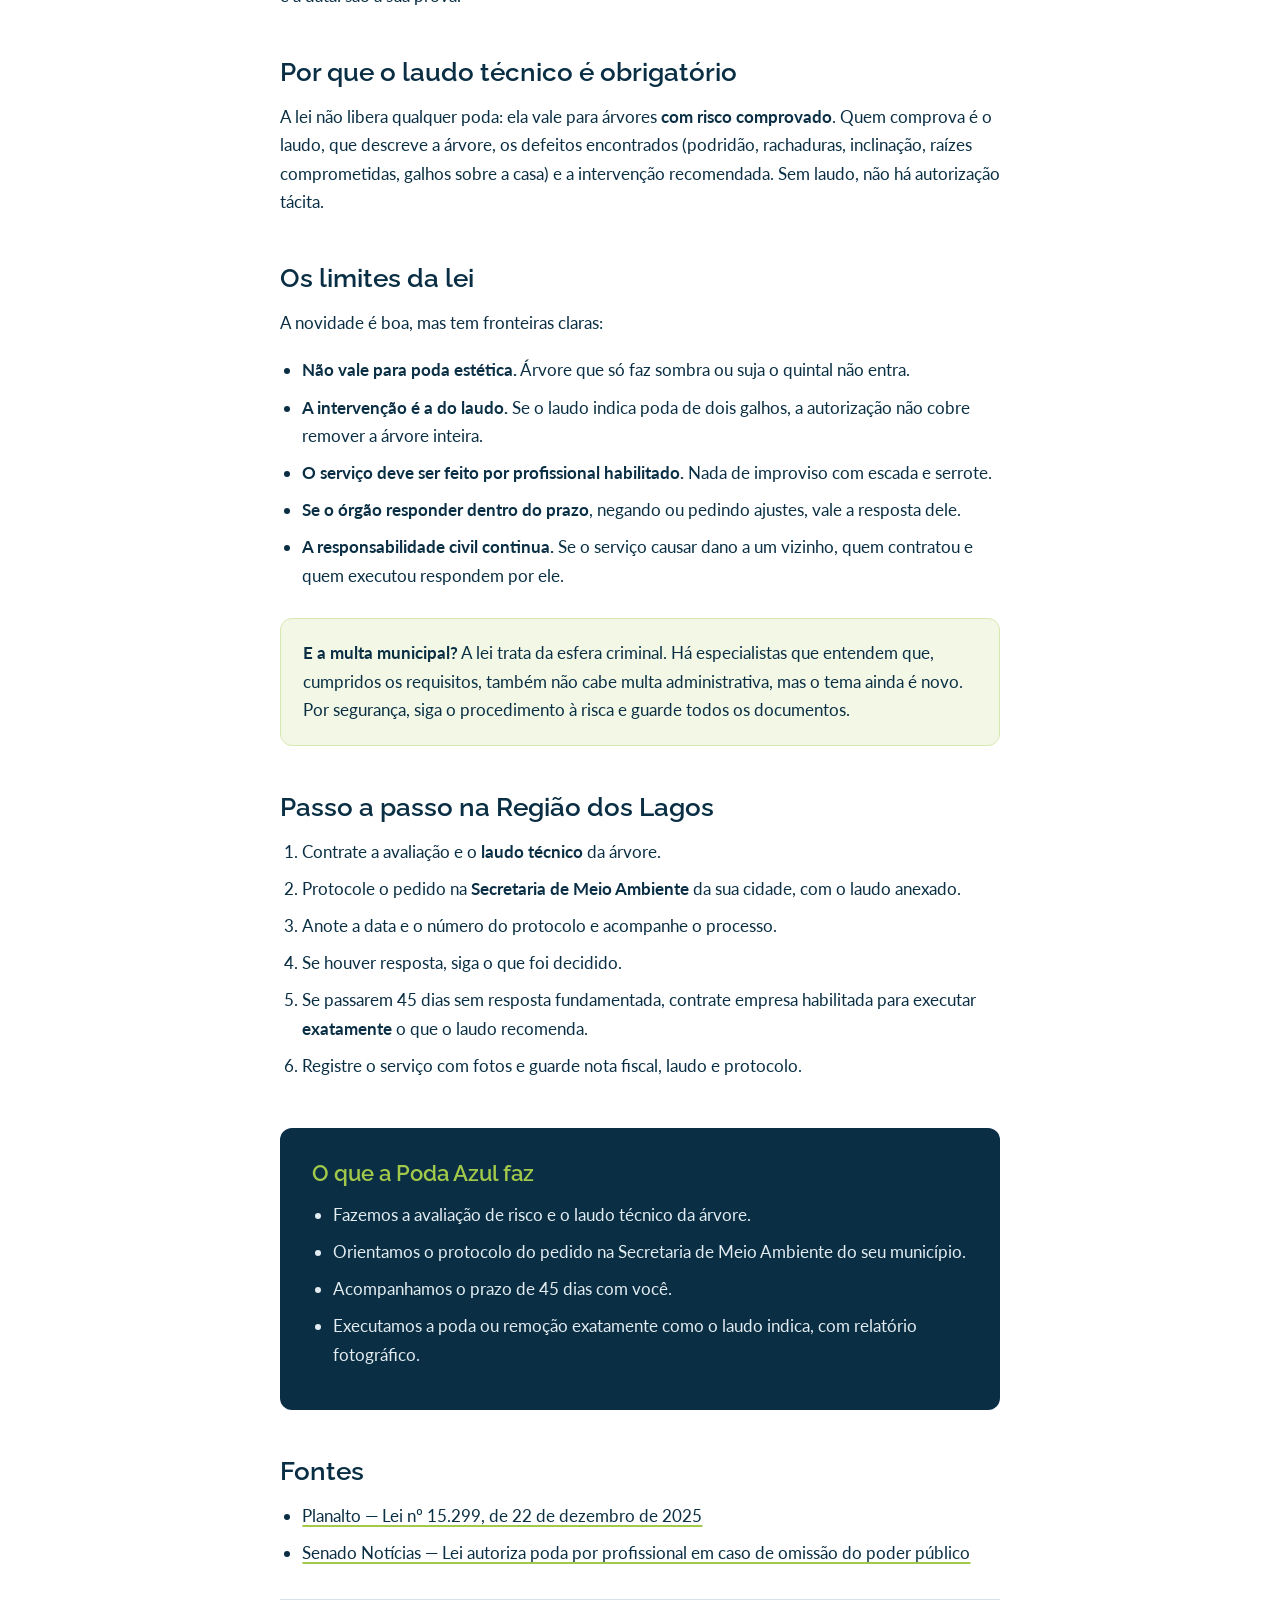
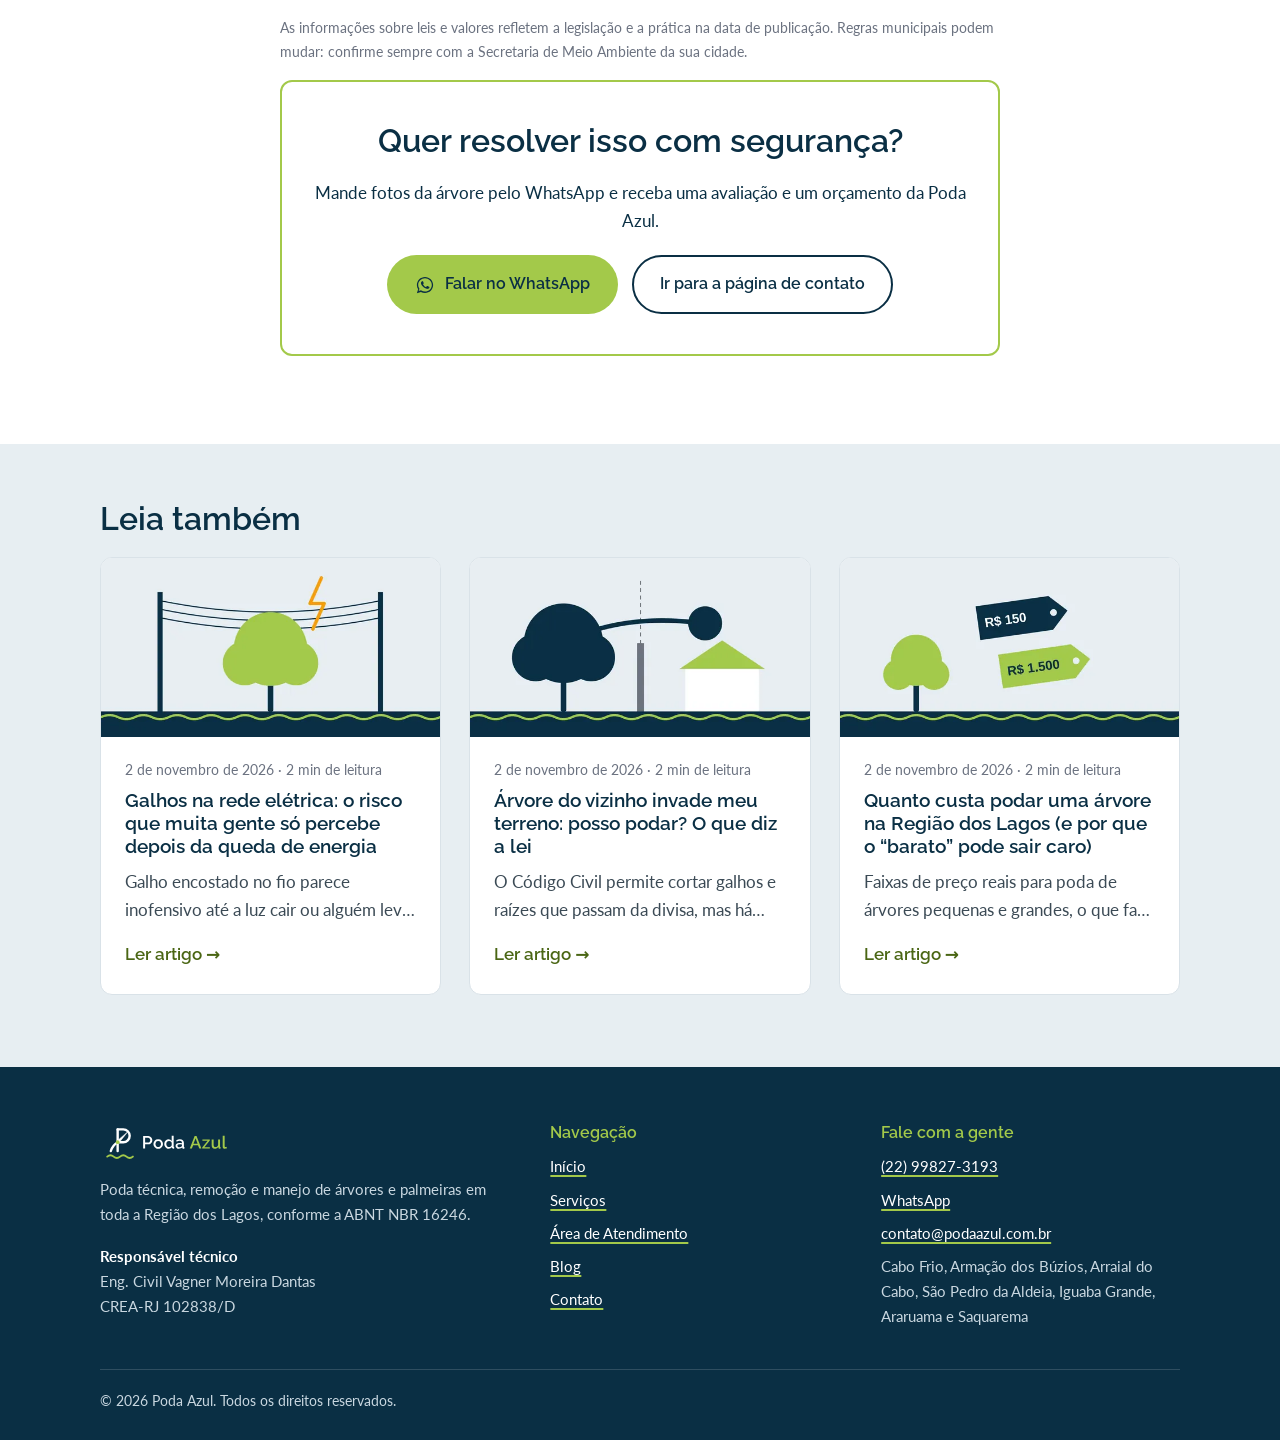
<file: artigo-2.html>
<!doctype html>
<html lang="pt-BR">
<head>
<meta charset="utf-8">
<meta name="viewport" content="width=device-width, initial-scale=1">
<title>Autorização de poda de árvore: Lei 15.299/2025 e o prazo de 45 dias | Poda Azul</title>
<meta name="description" content="A Lei 15.299/2025 criou a autorização tácita para poda e corte de árvore com risco após 45 dias sem resposta do órgão ambiental. Veja como funciona na Região dos Lagos.">
<link rel="canonical" href="https://www.podaazul.com.br/artigo-2.html">
<meta name="theme-color" content="#0A2F44">
<meta property="og:type" content="article">
<meta property="og:locale" content="pt_BR">
<meta property="og:site_name" content="Poda Azul">
<meta property="og:title" content="Autorização de poda de árvore: Lei 15.299/2025 e o prazo de 45 dias | Poda Azul">
<meta property="og:description" content="A Lei 15.299/2025 criou a autorização tácita para poda e corte de árvore com risco após 45 dias sem resposta do órgão ambiental. Veja como funciona na Região dos Lagos.">
<meta property="og:url" content="https://www.podaazul.com.br/artigo-2.html">
<meta property="og:image" content="https://www.podaazul.com.br/assets/blog/lei-45-dias.webp">
<link rel="icon" href="assets/img/favicon.svg" type="image/svg+xml">
<link rel="apple-touch-icon" href="assets/img/apple-touch-icon.png">
<link rel="preconnect" href="https://fonts.googleapis.com">
<link rel="preconnect" href="https://fonts.gstatic.com" crossorigin>
<link rel="stylesheet" href="https://fonts.googleapis.com/css2?family=Lato:wght@400;700&family=Raleway:wght@600;700&display=swap" media="print" onload="this.media='all'">
<noscript><link rel="stylesheet" href="https://fonts.googleapis.com/css2?family=Lato:wght@400;700&family=Raleway:wght@600;700&display=swap"></noscript>
<link rel="stylesheet" href="assets/css/style.css">
<script src="assets/js/main.js" defer></script>
</head>
<body>
<a class="pular" href="#conteudo">Pular para o conteúdo</a>
<header class="topo">
  <div class="container">
    <a class="marca" href="index.html" aria-label="Poda Azul — página inicial"><img src="assets/img/logo.svg" alt="Poda Azul" width="143" height="44"></a>
    <button class="menu-botao" aria-label="Abrir menu" aria-expanded="false" aria-controls="menu"><span></span><span></span><span></span></button>
    <nav aria-label="Principal"><ul class="menu" id="menu"><li><a href="index.html">Início</a></li><li><a href="servicos.html">Serviços</a></li><li><a href="atendimento.html">Área de Atendimento</a></li><li><a href="blog.html" aria-current="page">Blog</a></li><li><a href="contato.html">Contato</a></li></ul></nav>
  </div>
</header>
<main id="conteudo">

<article>
<div class="container estreito artigo-topo">
  <nav class="migalhas" aria-label="Você está em"><a href="index.html">Início</a> › <a href="blog.html">Blog</a></nav>
  <h1>Prefeitura demorou para autorizar a poda? Entenda o que a Lei 15.299/2025 mudou</h1>
  <div class="artigo-meta"><span>Por Poda Azul</span><time datetime="2026-11-02">2 de novembro de 2026</time><span>3 min de leitura</span></div>
  <img class="artigo-capa" src="assets/blog/lei-45-dias.webp" srcset="assets/blog/lei-45-dias-600.webp 600w, assets/blog/lei-45-dias.webp 1200w" sizes="(max-width: 800px) 100vw, 720px" width="1200" height="630" alt="Ilustração: calendário marcando 45 dias ao lado de um laudo técnico aprovado" fetchpriority="high">
  <div class="artigo">
    
<p>Você viu a rachadura no tronco, os galhos pesando sobre o telhado ou a árvore inclinando depois da última ventania. Fez o pedido na prefeitura e… nada. As semanas passam, vem a época de chuva, e a sensação é de estar de mãos atadas: se podar sem autorização, pode ser multado; se esperar, a árvore pode cair.</p>
<p>Desde dezembro de 2025, essa história mudou. A <strong>Lei federal nº 15.299/2025</strong> criou uma saída para quem pediu e não teve resposta. Vamos explicar com calma.</p>

<h2>O que a lei diz</h2>
<p>A Lei 15.299, de 22 de dezembro de 2025, publicada no Diário Oficial no dia seguinte, alterou a Lei de Crimes Ambientais (Lei 9.605/1998). Ela estabelece que <strong>não é crime</strong> podar ou cortar uma árvore, em área pública ou privada, quando:</p>
<ul>
<li>a árvore oferece <strong>risco de acidente</strong> a pessoas ou ao patrimônio;</li>
<li>foi feito um <strong>requerimento formal</strong> ao órgão ambiental, acompanhado de <strong>laudo técnico</strong> de profissional ou empresa habilitada;</li>
<li>o órgão ambiental <strong>não respondeu de forma fundamentada em até 45 dias</strong>.</li>
</ul>
<p>Passado esse prazo sem resposta, a poda ou o corte é considerado <strong>tacitamente autorizado</strong>, ou seja, o silêncio da prefeitura passa a valer como “sim”.</p>

<h2>Os 45 dias contam a partir de quando?</h2>
<p>A partir do <strong>protocolo do pedido completo</strong>, com o laudo técnico anexado. Pedido sem laudo, feito só por telefone ou por mensagem, não inicia a contagem. Por isso, guarde o número do protocolo e a data: são a sua prova.</p>

<h2>Por que o laudo técnico é obrigatório</h2>
<p>A lei não libera qualquer poda: ela vale para árvores <strong>com risco comprovado</strong>. Quem comprova é o laudo, que descreve a árvore, os defeitos encontrados (podridão, rachaduras, inclinação, raízes comprometidas, galhos sobre a casa) e a intervenção recomendada. Sem laudo, não há autorização tácita.</p>

<h2>Os limites da lei</h2>
<p>A novidade é boa, mas tem fronteiras claras:</p>
<ul>
<li><strong>Não vale para poda estética.</strong> Árvore que só faz sombra ou suja o quintal não entra.</li>
<li><strong>A intervenção é a do laudo.</strong> Se o laudo indica poda de dois galhos, a autorização não cobre remover a árvore inteira.</li>
<li><strong>O serviço deve ser feito por profissional habilitado.</strong> Nada de improviso com escada e serrote.</li>
<li><strong>Se o órgão responder dentro do prazo</strong>, negando ou pedindo ajustes, vale a resposta dele.</li>
<li><strong>A responsabilidade civil continua.</strong> Se o serviço causar dano a um vizinho, quem contratou e quem executou respondem por ele.</li>
</ul>
<div class="destaque"><p><strong>E a multa municipal?</strong> A lei trata da esfera criminal. Há especialistas que entendem que, cumpridos os requisitos, também não cabe multa administrativa, mas o tema ainda é novo. Por segurança, siga o procedimento à risca e guarde todos os documentos.</p></div>

<h2>Passo a passo na Região dos Lagos</h2>
<ol>
<li>Contrate a avaliação e o <strong>laudo técnico</strong> da árvore.</li>
<li>Protocole o pedido na <strong>Secretaria de Meio Ambiente</strong> da sua cidade, com o laudo anexado.</li>
<li>Anote a data e o número do protocolo e acompanhe o processo.</li>
<li>Se houver resposta, siga o que foi decidido.</li>
<li>Se passarem 45 dias sem resposta fundamentada, contrate empresa habilitada para executar <strong>exatamente</strong> o que o laudo recomenda.</li>
<li>Registre o serviço com fotos e guarde nota fiscal, laudo e protocolo.</li>
</ol>

    <aside class="box-poda" aria-labelledby="box-1">
      <h2 id="box-1">O que a Poda Azul faz</h2>
      <ul><li>Fazemos a avaliação de risco e o laudo técnico da árvore.</li><li>Orientamos o protocolo do pedido na Secretaria de Meio Ambiente do seu município.</li><li>Acompanhamos o prazo de 45 dias com você.</li><li>Executamos a poda ou remoção exatamente como o laudo indica, com relatório fotográfico.</li></ul>
    </aside>
    <h2>Fontes</h2><ul><li><a href="https://www.planalto.gov.br/ccivil_03/_ato2023-2026/2025/lei/l15299.htm" target="_blank" rel="noopener">Planalto — Lei nº 15.299, de 22 de dezembro de 2025</a></li><li><a href="https://www12.senado.leg.br/noticias/materias/2025/12/23/lei-autoriza-poda-de-arvore-por-profissional-em-caso-de-omissao-do-poder-publico" target="_blank" rel="noopener">Senado Notícias — Lei autoriza poda por profissional em caso de omissão do poder público</a></li></ul>
    <p class="aviso-juridico">As informações sobre leis e valores refletem a legislação e a prática na data de publicação. Regras municipais podem mudar: confirme sempre com a Secretaria de Meio Ambiente da sua cidade.</p>
  </div>
  <div class="cta-final">
    <h2>Quer resolver isso com segurança?</h2>
    <p>Mande fotos da árvore pelo WhatsApp e receba uma avaliação e um orçamento da Poda Azul.</p>
    <div class="acoes">
      <a class="botao botao-verde" href="https://wa.me/5522998273193?text=Ol%C3%A1%2C%20vim%20pelo%20blog%20da%20Poda%20Azul%20e%20gostaria%20de%20um%20or%C3%A7amento" target="_blank" rel="noopener"><svg viewBox="0 0 32 32" aria-hidden="true"><path fill="currentColor" d="M16 3C8.8 3 3 8.7 3 15.8c0 2.5.7 4.9 2 7L3 29l6.4-2c2 1.1 4.3 1.7 6.6 1.7 7.2 0 13-5.7 13-12.8S23.2 3 16 3zm0 23.4c-2.1 0-4.1-.6-5.9-1.7l-.4-.3-3.8 1.2 1.2-3.7-.3-.4a10.4 10.4 0 0 1-1.7-5.7C5.1 10 10 5.2 16 5.2S26.9 10 26.9 15.8 22 26.4 16 26.4zm6-7.8c-.3-.2-1.9-1-2.2-1.1-.3-.1-.5-.2-.7.2-.2.3-.8 1-1 1.2-.2.2-.4.2-.7.1-.3-.2-1.4-.5-2.6-1.6-1-.9-1.6-1.9-1.8-2.2-.2-.3 0-.5.1-.7l.5-.6c.2-.2.2-.3.3-.6.1-.2 0-.4 0-.6l-1-2.4c-.3-.6-.5-.5-.7-.5h-.6c-.2 0-.6.1-.9.4-.3.3-1.2 1.1-1.2 2.7s1.2 3.2 1.4 3.4c.2.2 2.4 3.6 5.7 5 .8.3 1.4.5 1.9.7.8.3 1.5.2 2.1.1.6-.1 1.9-.8 2.2-1.5.3-.7.3-1.4.2-1.5-.1-.2-.3-.3-.6-.4z"/></svg> Falar no WhatsApp</a>
      <a class="botao botao-contorno" href="contato.html">Ir para a página de contato</a>
    </div>
  </div>
</div>
</article>
<section class="relacionados"><div class="container">
  <h2 style="margin-top:0">Leia também</h2>
  <div class="cards"><article class="card">
  <img src="assets/blog/rede-eletrica-600.webp" width="600" height="315" alt="Ilustração: copa de árvore encostando nos fios entre dois postes, com um raio indicando curto-circuito" loading="lazy">
  <div class="card-corpo">
    <div class="card-meta"><time datetime="2026-11-02">2 de novembro de 2026</time> · 2 min de leitura</div>
    <h2><a href="artigo-3.html">Galhos na rede elétrica: o risco que muita gente só percebe depois da queda de energia</a></h2>
    <p>Galho encostado no fio parece inofensivo até a luz cair ou alguém levar um choque. Veja os riscos e o jeito seguro de resolver.</p>
    <span class="ler" aria-hidden="true">Ler artigo →</span>
  </div>
</article><article class="card">
  <img src="assets/blog/vizinho-600.webp" width="600" height="315" alt="Ilustração: galho de árvore atravessando o muro de divisa sobre a casa vizinha" loading="lazy">
  <div class="card-corpo">
    <div class="card-meta"><time datetime="2026-11-02">2 de novembro de 2026</time> · 2 min de leitura</div>
    <h2><a href="artigo-4.html">Árvore do vizinho invade meu terreno: posso podar? O que diz a lei</a></h2>
    <p>O Código Civil permite cortar galhos e raízes que passam da divisa, mas há cuidados para não virar briga ou multa.</p>
    <span class="ler" aria-hidden="true">Ler artigo →</span>
  </div>
</article><article class="card">
  <img src="assets/blog/preco-600.webp" width="600" height="315" alt="Ilustração: etiquetas de preço de R$ 150 e R$ 1.500 ao lado de uma árvore" loading="lazy">
  <div class="card-corpo">
    <div class="card-meta"><time datetime="2026-11-02">2 de novembro de 2026</time> · 2 min de leitura</div>
    <h2><a href="artigo-5.html">Quanto custa podar uma árvore na Região dos Lagos (e por que o “barato” pode sair caro)</a></h2>
    <p>Faixas de preço reais para poda de árvores pequenas e grandes, o que faz o valor subir e os custos escondidos do serviço barato.</p>
    <span class="ler" aria-hidden="true">Ler artigo →</span>
  </div>
</article></div>
</div></section>
</main>
<footer class="rodape">
  <div class="container">
    <div class="rodape-grade">
      <div>
        <img src="assets/img/logo-negativo.svg" alt="Poda Azul" width="130" height="40" loading="lazy">
        <p>Poda técnica, remoção e manejo de árvores e palmeiras em toda a Região dos Lagos, conforme a ABNT NBR 16246.</p>
        <p><strong style="color:#fff">Responsável técnico</strong><br>Eng. Civil Vagner Moreira Dantas<br>CREA-RJ 102838/D</p>
      </div>
      <div>
        <h2>Navegação</h2>
        <ul><li><a href="index.html">Início</a></li><li><a href="servicos.html">Serviços</a></li><li><a href="atendimento.html">Área de Atendimento</a></li><li><a href="blog.html">Blog</a></li><li><a href="contato.html">Contato</a></li></ul>
      </div>
      <div>
        <h2>Fale com a gente</h2>
        <ul>
          <li><a href="tel:+5522998273193">(22) 99827-3193</a></li>
          <li><a href="https://wa.me/5522998273193?text=Ol%C3%A1%2C%20vim%20pelo%20blog%20da%20Poda%20Azul%20e%20gostaria%20de%20um%20or%C3%A7amento" target="_blank" rel="noopener">WhatsApp</a></li>
          <li><a href="mailto:contato@podaazul.com.br">contato@podaazul.com.br</a></li>
          <li>Cabo Frio, Armação dos Búzios, Arraial do Cabo, São Pedro da Aldeia, Iguaba Grande, Araruama e Saquarema</li>
        </ul>
      </div>
    </div>
    <div class="rodape-base">© <span id="ano">2026</span> Poda Azul. Todos os direitos reservados.</div>
  </div>
  <script type="application/ld+json">{"@context": "https://schema.org", "@type": "LocalBusiness", "@id": "https://www.podaazul.com.br/#empresa", "name": "Poda Azul", "description": "Poda técnica, remoção e manejo de árvores e palmeiras na Região dos Lagos (RJ), conforme a ABNT NBR 16246.", "url": "https://www.podaazul.com.br/", "telephone": "+55-22-99827-3193", "email": "contato@podaazul.com.br", "image": "https://www.podaazul.com.br/assets/img/logo.svg", "logo": "https://www.podaazul.com.br/assets/img/logo.svg", "priceRange": "R$ 150 – R$ 1.500", "areaServed": [{"@type": "City", "name": "Cabo Frio", "containedInPlace": {"@type": "State", "name": "Rio de Janeiro"}}, {"@type": "City", "name": "Armação dos Búzios", "containedInPlace": {"@type": "State", "name": "Rio de Janeiro"}}, {"@type": "City", "name": "Arraial do Cabo", "containedInPlace": {"@type": "State", "name": "Rio de Janeiro"}}, {"@type": "City", "name": "São Pedro da Aldeia", "containedInPlace": {"@type": "State", "name": "Rio de Janeiro"}}, {"@type": "City", "name": "Iguaba Grande", "containedInPlace": {"@type": "State", "name": "Rio de Janeiro"}}, {"@type": "City", "name": "Araruama", "containedInPlace": {"@type": "State", "name": "Rio de Janeiro"}}, {"@type": "City", "name": "Saquarema", "containedInPlace": {"@type": "State", "name": "Rio de Janeiro"}}], "address": {"@type": "PostalAddress", "addressRegion": "RJ", "addressCountry": "BR"}, "employee": {"@type": "Person", "name": "Vagner Moreira Dantas", "jobTitle": "Engenheiro Civil — Responsável Técnico", "hasCredential": {"@type": "EducationalOccupationalCredential", "credentialCategory": "Registro profissional", "name": "CREA-RJ 102838/D", "recognizedBy": {"@type": "Organization", "name": "CREA-RJ"}}}, "contactPoint": {"@type": "ContactPoint", "telephone": "+55-22-99827-3193", "email": "contato@podaazul.com.br", "contactType": "customer service", "availableLanguage": "Portuguese"}}</script><script type="application/ld+json">{"@context": "https://schema.org", "@type": "Article", "headline": "Prefeitura demorou para autorizar a poda? Entenda o que a Lei 15.299/2025 mudou", "description": "A Lei 15.299/2025 criou a autorização tácita para poda e corte de árvore com risco após 45 dias sem resposta do órgão ambiental. Veja como funciona na Região dos Lagos.", "image": "https://www.podaazul.com.br/assets/blog/lei-45-dias.webp", "datePublished": "2026-11-02", "dateModified": "2026-11-02", "inLanguage": "pt-BR", "mainEntityOfPage": "https://www.podaazul.com.br/artigo-2.html", "author": {"@type": "Organization", "name": "Poda Azul", "url": "https://www.podaazul.com.br/"}, "publisher": {"@type": "Organization", "name": "Poda Azul", "logo": {"@type": "ImageObject", "url": "https://www.podaazul.com.br/assets/img/logo.svg"}}, "about": {"@id": "https://www.podaazul.com.br/#empresa"}}</script>
</footer>
<a class="whats-flutuante" href="https://wa.me/5522998273193?text=Ol%C3%A1%2C%20vim%20pelo%20blog%20da%20Poda%20Azul%20e%20gostaria%20de%20um%20or%C3%A7amento" target="_blank" rel="noopener" aria-label="Falar com a Poda Azul pelo WhatsApp" style="color:#fff"><svg viewBox="0 0 32 32" aria-hidden="true"><path fill="currentColor" d="M16 3C8.8 3 3 8.7 3 15.8c0 2.5.7 4.9 2 7L3 29l6.4-2c2 1.1 4.3 1.7 6.6 1.7 7.2 0 13-5.7 13-12.8S23.2 3 16 3zm0 23.4c-2.1 0-4.1-.6-5.9-1.7l-.4-.3-3.8 1.2 1.2-3.7-.3-.4a10.4 10.4 0 0 1-1.7-5.7C5.1 10 10 5.2 16 5.2S26.9 10 26.9 15.8 22 26.4 16 26.4zm6-7.8c-.3-.2-1.9-1-2.2-1.1-.3-.1-.5-.2-.7.2-.2.3-.8 1-1 1.2-.2.2-.4.2-.7.1-.3-.2-1.4-.5-2.6-1.6-1-.9-1.6-1.9-1.8-2.2-.2-.3 0-.5.1-.7l.5-.6c.2-.2.2-.3.3-.6.1-.2 0-.4 0-.6l-1-2.4c-.3-.6-.5-.5-.7-.5h-.6c-.2 0-.6.1-.9.4-.3.3-1.2 1.1-1.2 2.7s1.2 3.2 1.4 3.4c.2.2 2.4 3.6 5.7 5 .8.3 1.4.5 1.9.7.8.3 1.5.2 2.1.1.6-.1 1.9-.8 2.2-1.5.3-.7.3-1.4.2-1.5-.1-.2-.3-.3-.6-.4z"/></svg></a>
</body>
</html>
</file>
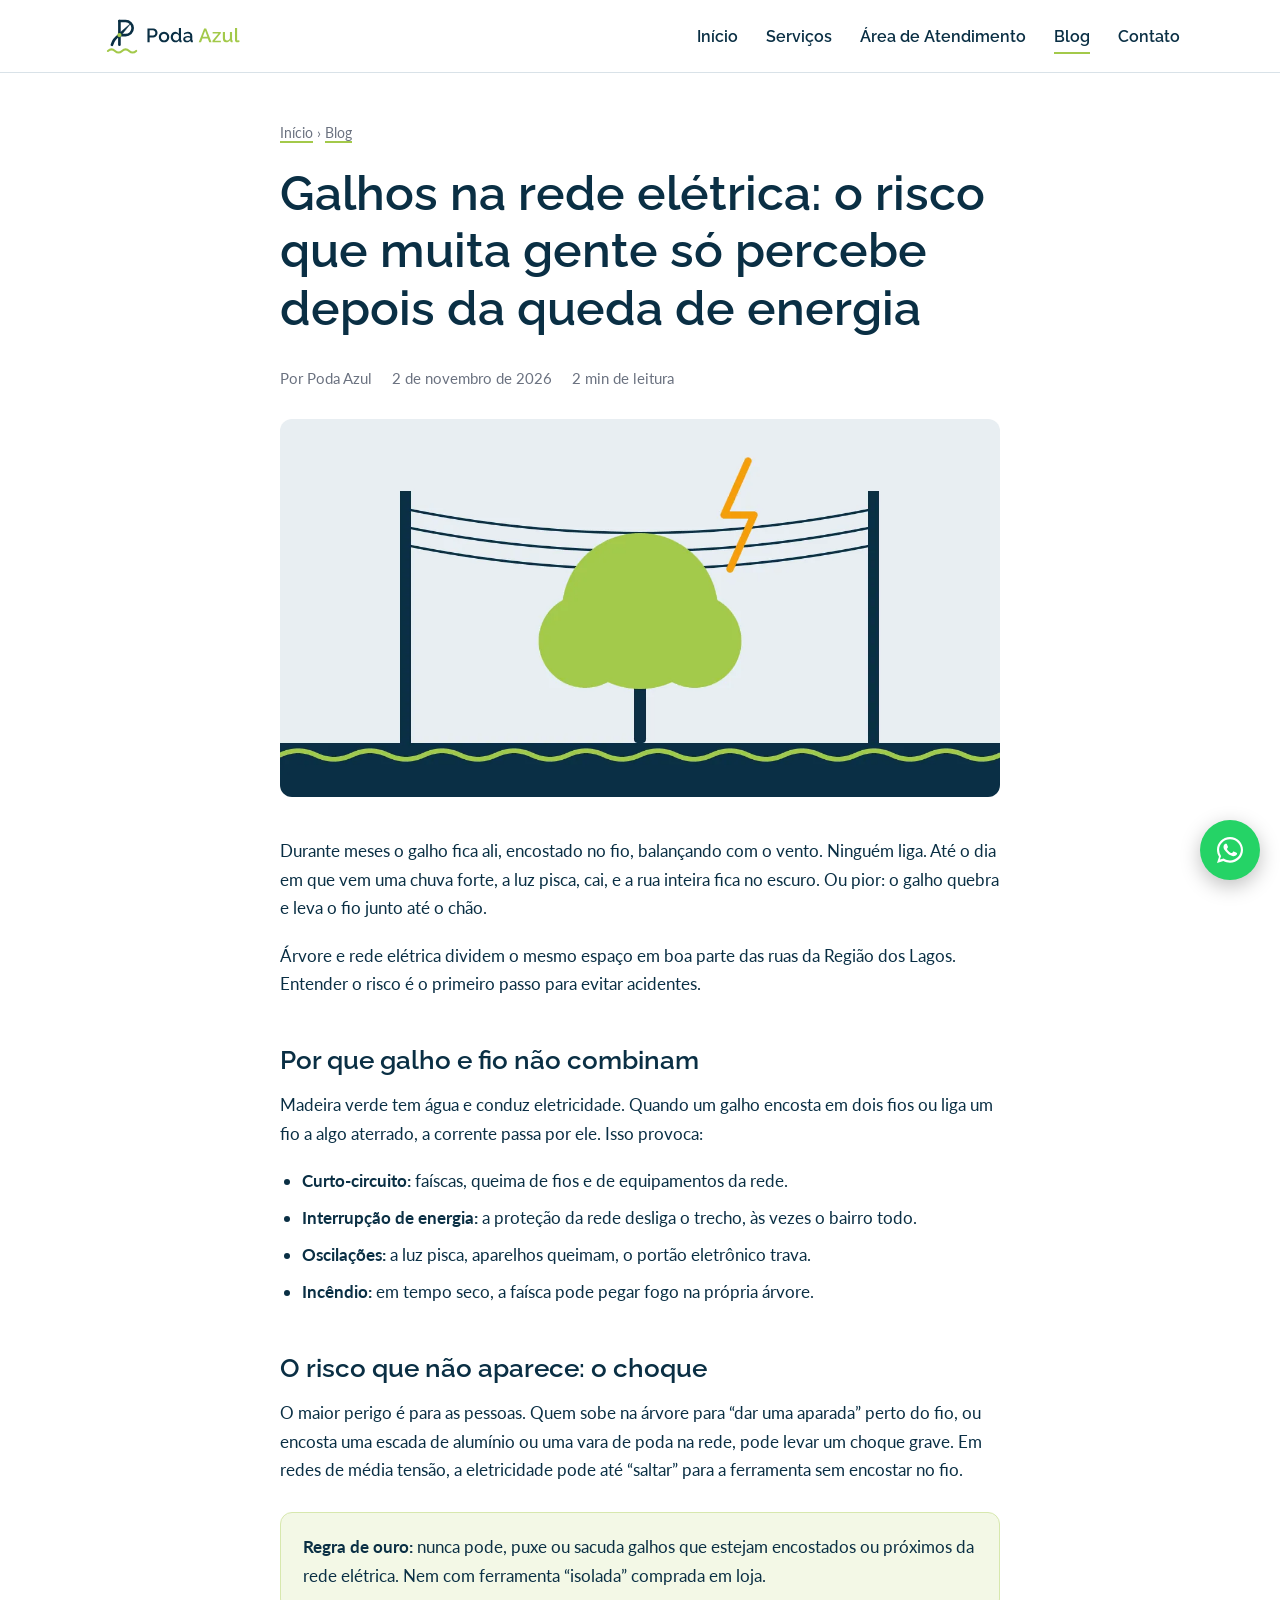
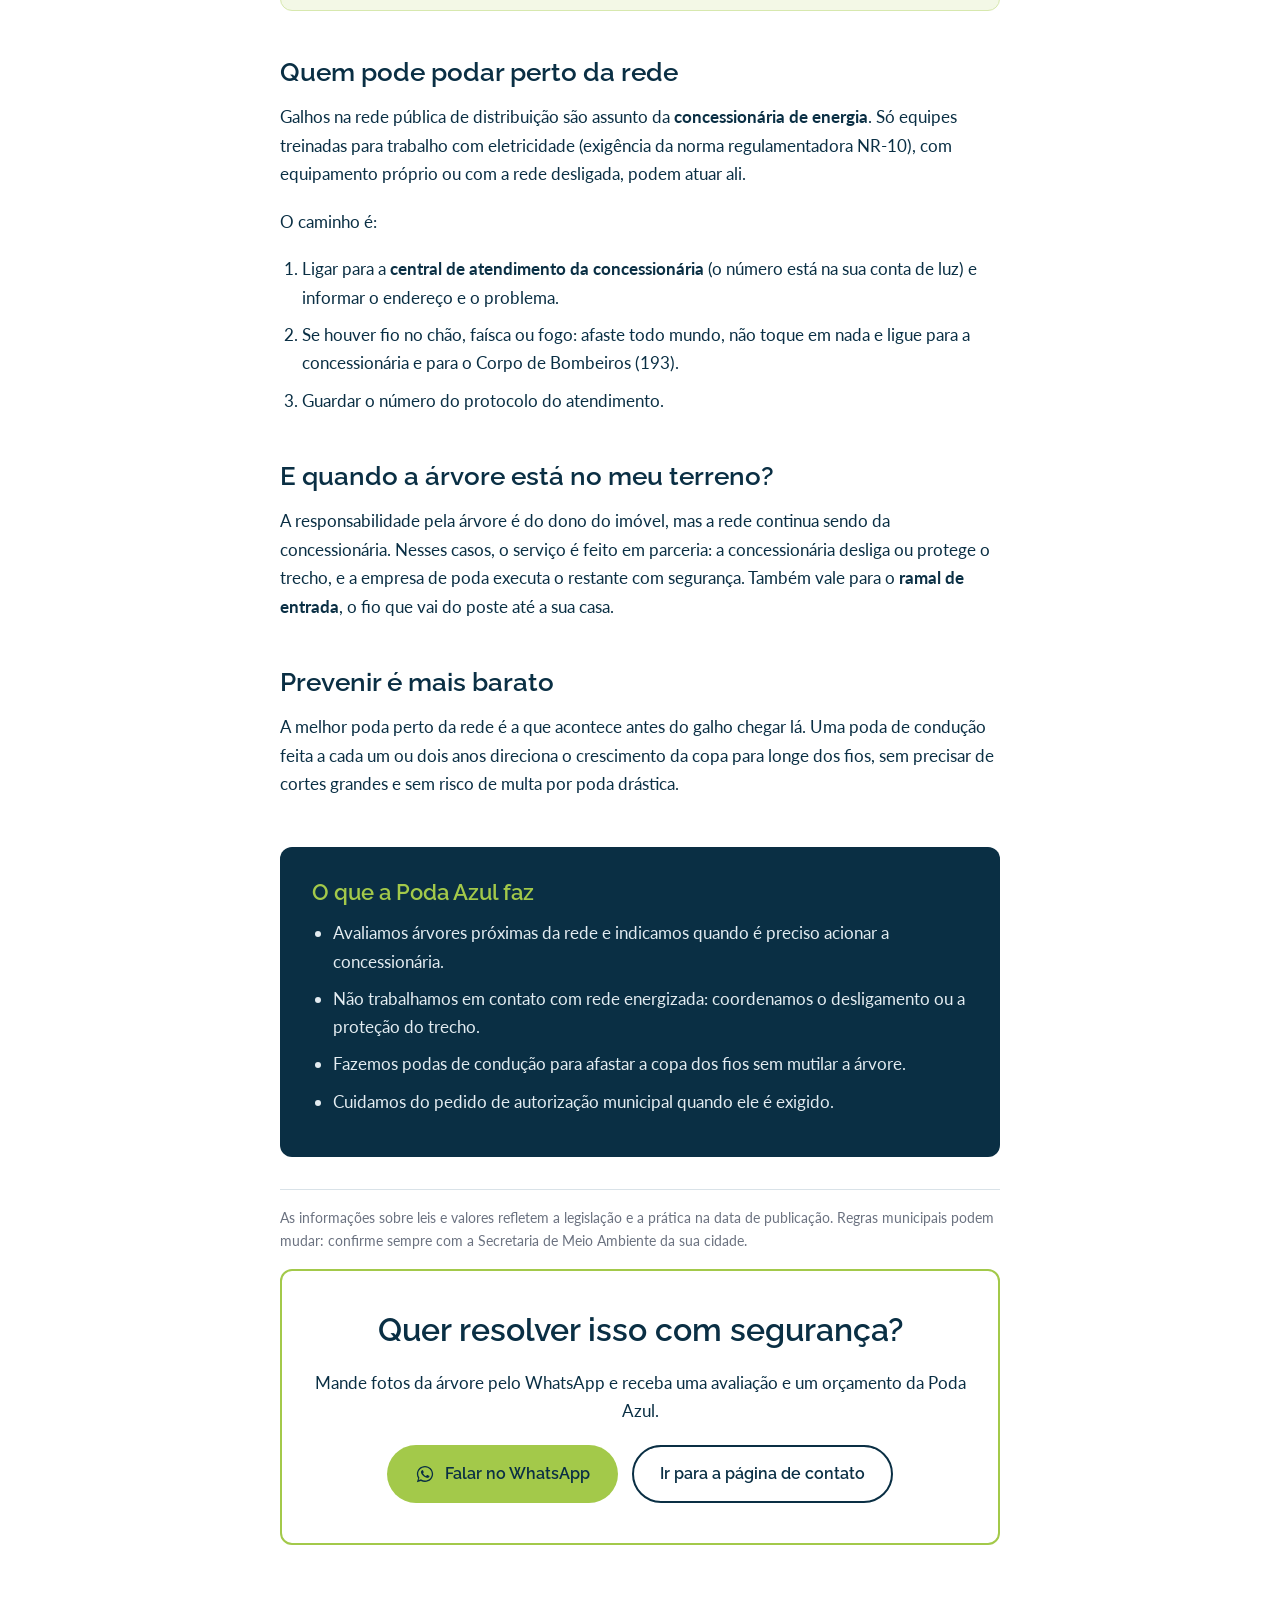
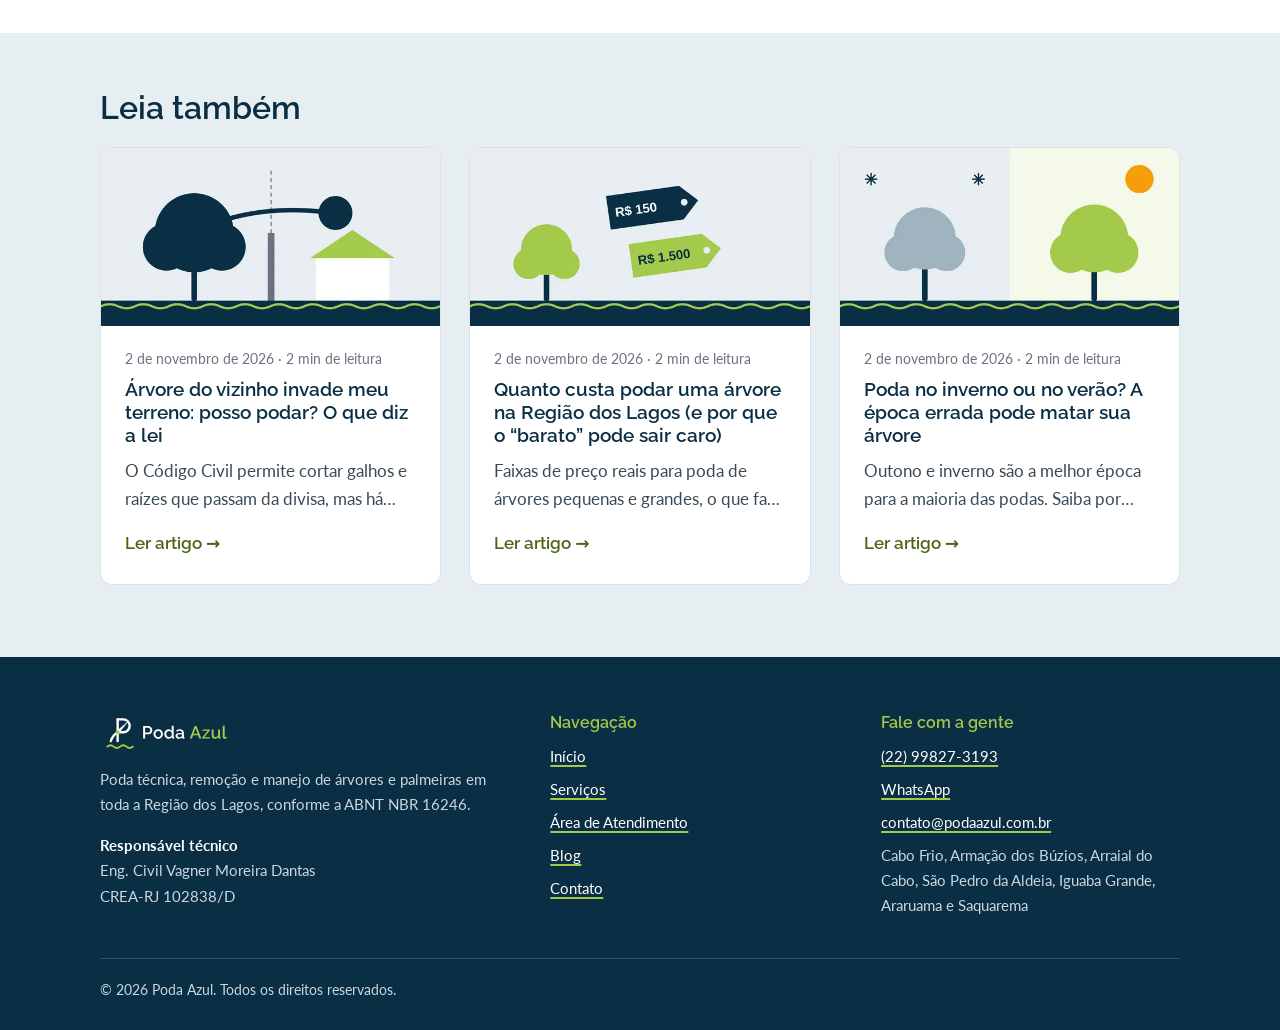
<file: artigo-3.html>
<!doctype html>
<html lang="pt-BR">
<head>
<meta charset="utf-8">
<meta name="viewport" content="width=device-width, initial-scale=1">
<title>Galhos na rede elétrica: riscos e poda segura na Região dos Lagos | Poda Azul</title>
<meta name="description" content="Galhos encostando na rede elétrica causam curto-circuito, quedas de energia e risco de choque. Saiba o que fazer e quando acionar a concessionária na Região dos Lagos.">
<link rel="canonical" href="https://www.podaazul.com.br/artigo-3.html">
<meta name="theme-color" content="#0A2F44">
<meta property="og:type" content="article">
<meta property="og:locale" content="pt_BR">
<meta property="og:site_name" content="Poda Azul">
<meta property="og:title" content="Galhos na rede elétrica: riscos e poda segura na Região dos Lagos | Poda Azul">
<meta property="og:description" content="Galhos encostando na rede elétrica causam curto-circuito, quedas de energia e risco de choque. Saiba o que fazer e quando acionar a concessionária na Região dos Lagos.">
<meta property="og:url" content="https://www.podaazul.com.br/artigo-3.html">
<meta property="og:image" content="https://www.podaazul.com.br/assets/blog/rede-eletrica.webp">
<link rel="icon" href="assets/img/favicon.svg" type="image/svg+xml">
<link rel="apple-touch-icon" href="assets/img/apple-touch-icon.png">
<link rel="preconnect" href="https://fonts.googleapis.com">
<link rel="preconnect" href="https://fonts.gstatic.com" crossorigin>
<link rel="stylesheet" href="https://fonts.googleapis.com/css2?family=Lato:wght@400;700&family=Raleway:wght@600;700&display=swap" media="print" onload="this.media='all'">
<noscript><link rel="stylesheet" href="https://fonts.googleapis.com/css2?family=Lato:wght@400;700&family=Raleway:wght@600;700&display=swap"></noscript>
<link rel="stylesheet" href="assets/css/style.css">
<script src="assets/js/main.js" defer></script>
</head>
<body>
<a class="pular" href="#conteudo">Pular para o conteúdo</a>
<header class="topo">
  <div class="container">
    <a class="marca" href="index.html" aria-label="Poda Azul — página inicial"><img src="assets/img/logo.svg" alt="Poda Azul" width="143" height="44"></a>
    <button class="menu-botao" aria-label="Abrir menu" aria-expanded="false" aria-controls="menu"><span></span><span></span><span></span></button>
    <nav aria-label="Principal"><ul class="menu" id="menu"><li><a href="index.html">Início</a></li><li><a href="servicos.html">Serviços</a></li><li><a href="atendimento.html">Área de Atendimento</a></li><li><a href="blog.html" aria-current="page">Blog</a></li><li><a href="contato.html">Contato</a></li></ul></nav>
  </div>
</header>
<main id="conteudo">

<article>
<div class="container estreito artigo-topo">
  <nav class="migalhas" aria-label="Você está em"><a href="index.html">Início</a> › <a href="blog.html">Blog</a></nav>
  <h1>Galhos na rede elétrica: o risco que muita gente só percebe depois da queda de energia</h1>
  <div class="artigo-meta"><span>Por Poda Azul</span><time datetime="2026-11-02">2 de novembro de 2026</time><span>2 min de leitura</span></div>
  <img class="artigo-capa" src="assets/blog/rede-eletrica.webp" srcset="assets/blog/rede-eletrica-600.webp 600w, assets/blog/rede-eletrica.webp 1200w" sizes="(max-width: 800px) 100vw, 720px" width="1200" height="630" alt="Ilustração: copa de árvore encostando nos fios entre dois postes, com um raio indicando curto-circuito" fetchpriority="high">
  <div class="artigo">
    
<p>Durante meses o galho fica ali, encostado no fio, balançando com o vento. Ninguém liga. Até o dia em que vem uma chuva forte, a luz pisca, cai, e a rua inteira fica no escuro. Ou pior: o galho quebra e leva o fio junto até o chão.</p>
<p>Árvore e rede elétrica dividem o mesmo espaço em boa parte das ruas da Região dos Lagos. Entender o risco é o primeiro passo para evitar acidentes.</p>

<h2>Por que galho e fio não combinam</h2>
<p>Madeira verde tem água e conduz eletricidade. Quando um galho encosta em dois fios ou liga um fio a algo aterrado, a corrente passa por ele. Isso provoca:</p>
<ul>
<li><strong>Curto-circuito:</strong> faíscas, queima de fios e de equipamentos da rede.</li>
<li><strong>Interrupção de energia:</strong> a proteção da rede desliga o trecho, às vezes o bairro todo.</li>
<li><strong>Oscilações:</strong> a luz pisca, aparelhos queimam, o portão eletrônico trava.</li>
<li><strong>Incêndio:</strong> em tempo seco, a faísca pode pegar fogo na própria árvore.</li>
</ul>

<h2>O risco que não aparece: o choque</h2>
<p>O maior perigo é para as pessoas. Quem sobe na árvore para “dar uma aparada” perto do fio, ou encosta uma escada de alumínio ou uma vara de poda na rede, pode levar um choque grave. Em redes de média tensão, a eletricidade pode até “saltar” para a ferramenta sem encostar no fio.</p>
<div class="destaque"><p><strong>Regra de ouro:</strong> nunca pode, puxe ou sacuda galhos que estejam encostados ou próximos da rede elétrica. Nem com ferramenta “isolada” comprada em loja.</p></div>

<h2>Quem pode podar perto da rede</h2>
<p>Galhos na rede pública de distribuição são assunto da <strong>concessionária de energia</strong>. Só equipes treinadas para trabalho com eletricidade (exigência da norma regulamentadora NR-10), com equipamento próprio ou com a rede desligada, podem atuar ali.</p>
<p>O caminho é:</p>
<ol>
<li>Ligar para a <strong>central de atendimento da concessionária</strong> (o número está na sua conta de luz) e informar o endereço e o problema.</li>
<li>Se houver fio no chão, faísca ou fogo: afaste todo mundo, não toque em nada e ligue para a concessionária e para o Corpo de Bombeiros (193).</li>
<li>Guardar o número do protocolo do atendimento.</li>
</ol>

<h2>E quando a árvore está no meu terreno?</h2>
<p>A responsabilidade pela árvore é do dono do imóvel, mas a rede continua sendo da concessionária. Nesses casos, o serviço é feito em parceria: a concessionária desliga ou protege o trecho, e a empresa de poda executa o restante com segurança. Também vale para o <strong>ramal de entrada</strong>, o fio que vai do poste até a sua casa.</p>

<h2>Prevenir é mais barato</h2>
<p>A melhor poda perto da rede é a que acontece antes do galho chegar lá. Uma poda de condução feita a cada um ou dois anos direciona o crescimento da copa para longe dos fios, sem precisar de cortes grandes e sem risco de multa por poda drástica.</p>

    <aside class="box-poda" aria-labelledby="box-2">
      <h2 id="box-2">O que a Poda Azul faz</h2>
      <ul><li>Avaliamos árvores próximas da rede e indicamos quando é preciso acionar a concessionária.</li><li>Não trabalhamos em contato com rede energizada: coordenamos o desligamento ou a proteção do trecho.</li><li>Fazemos podas de condução para afastar a copa dos fios sem mutilar a árvore.</li><li>Cuidamos do pedido de autorização municipal quando ele é exigido.</li></ul>
    </aside>
    
    <p class="aviso-juridico">As informações sobre leis e valores refletem a legislação e a prática na data de publicação. Regras municipais podem mudar: confirme sempre com a Secretaria de Meio Ambiente da sua cidade.</p>
  </div>
  <div class="cta-final">
    <h2>Quer resolver isso com segurança?</h2>
    <p>Mande fotos da árvore pelo WhatsApp e receba uma avaliação e um orçamento da Poda Azul.</p>
    <div class="acoes">
      <a class="botao botao-verde" href="https://wa.me/5522998273193?text=Ol%C3%A1%2C%20vim%20pelo%20blog%20da%20Poda%20Azul%20e%20gostaria%20de%20um%20or%C3%A7amento" target="_blank" rel="noopener"><svg viewBox="0 0 32 32" aria-hidden="true"><path fill="currentColor" d="M16 3C8.8 3 3 8.7 3 15.8c0 2.5.7 4.9 2 7L3 29l6.4-2c2 1.1 4.3 1.7 6.6 1.7 7.2 0 13-5.7 13-12.8S23.2 3 16 3zm0 23.4c-2.1 0-4.1-.6-5.9-1.7l-.4-.3-3.8 1.2 1.2-3.7-.3-.4a10.4 10.4 0 0 1-1.7-5.7C5.1 10 10 5.2 16 5.2S26.9 10 26.9 15.8 22 26.4 16 26.4zm6-7.8c-.3-.2-1.9-1-2.2-1.1-.3-.1-.5-.2-.7.2-.2.3-.8 1-1 1.2-.2.2-.4.2-.7.1-.3-.2-1.4-.5-2.6-1.6-1-.9-1.6-1.9-1.8-2.2-.2-.3 0-.5.1-.7l.5-.6c.2-.2.2-.3.3-.6.1-.2 0-.4 0-.6l-1-2.4c-.3-.6-.5-.5-.7-.5h-.6c-.2 0-.6.1-.9.4-.3.3-1.2 1.1-1.2 2.7s1.2 3.2 1.4 3.4c.2.2 2.4 3.6 5.7 5 .8.3 1.4.5 1.9.7.8.3 1.5.2 2.1.1.6-.1 1.9-.8 2.2-1.5.3-.7.3-1.4.2-1.5-.1-.2-.3-.3-.6-.4z"/></svg> Falar no WhatsApp</a>
      <a class="botao botao-contorno" href="contato.html">Ir para a página de contato</a>
    </div>
  </div>
</div>
</article>
<section class="relacionados"><div class="container">
  <h2 style="margin-top:0">Leia também</h2>
  <div class="cards"><article class="card">
  <img src="assets/blog/vizinho-600.webp" width="600" height="315" alt="Ilustração: galho de árvore atravessando o muro de divisa sobre a casa vizinha" loading="lazy">
  <div class="card-corpo">
    <div class="card-meta"><time datetime="2026-11-02">2 de novembro de 2026</time> · 2 min de leitura</div>
    <h2><a href="artigo-4.html">Árvore do vizinho invade meu terreno: posso podar? O que diz a lei</a></h2>
    <p>O Código Civil permite cortar galhos e raízes que passam da divisa, mas há cuidados para não virar briga ou multa.</p>
    <span class="ler" aria-hidden="true">Ler artigo →</span>
  </div>
</article><article class="card">
  <img src="assets/blog/preco-600.webp" width="600" height="315" alt="Ilustração: etiquetas de preço de R$ 150 e R$ 1.500 ao lado de uma árvore" loading="lazy">
  <div class="card-corpo">
    <div class="card-meta"><time datetime="2026-11-02">2 de novembro de 2026</time> · 2 min de leitura</div>
    <h2><a href="artigo-5.html">Quanto custa podar uma árvore na Região dos Lagos (e por que o “barato” pode sair caro)</a></h2>
    <p>Faixas de preço reais para poda de árvores pequenas e grandes, o que faz o valor subir e os custos escondidos do serviço barato.</p>
    <span class="ler" aria-hidden="true">Ler artigo →</span>
  </div>
</article><article class="card">
  <img src="assets/blog/epoca-600.webp" width="600" height="315" alt="Ilustração: a mesma árvore no inverno, com copa acinzentada, e no verão, com copa verde e sol" loading="lazy">
  <div class="card-corpo">
    <div class="card-meta"><time datetime="2026-11-02">2 de novembro de 2026</time> · 2 min de leitura</div>
    <h2><a href="artigo-6.html">Poda no inverno ou no verão? A época errada pode matar sua árvore</a></h2>
    <p>Outono e inverno são a melhor época para a maioria das podas. Saiba por que, quais as exceções e quando não podar.</p>
    <span class="ler" aria-hidden="true">Ler artigo →</span>
  </div>
</article></div>
</div></section>
</main>
<footer class="rodape">
  <div class="container">
    <div class="rodape-grade">
      <div>
        <img src="assets/img/logo-negativo.svg" alt="Poda Azul" width="130" height="40" loading="lazy">
        <p>Poda técnica, remoção e manejo de árvores e palmeiras em toda a Região dos Lagos, conforme a ABNT NBR 16246.</p>
        <p><strong style="color:#fff">Responsável técnico</strong><br>Eng. Civil Vagner Moreira Dantas<br>CREA-RJ 102838/D</p>
      </div>
      <div>
        <h2>Navegação</h2>
        <ul><li><a href="index.html">Início</a></li><li><a href="servicos.html">Serviços</a></li><li><a href="atendimento.html">Área de Atendimento</a></li><li><a href="blog.html">Blog</a></li><li><a href="contato.html">Contato</a></li></ul>
      </div>
      <div>
        <h2>Fale com a gente</h2>
        <ul>
          <li><a href="tel:+5522998273193">(22) 99827-3193</a></li>
          <li><a href="https://wa.me/5522998273193?text=Ol%C3%A1%2C%20vim%20pelo%20blog%20da%20Poda%20Azul%20e%20gostaria%20de%20um%20or%C3%A7amento" target="_blank" rel="noopener">WhatsApp</a></li>
          <li><a href="mailto:contato@podaazul.com.br">contato@podaazul.com.br</a></li>
          <li>Cabo Frio, Armação dos Búzios, Arraial do Cabo, São Pedro da Aldeia, Iguaba Grande, Araruama e Saquarema</li>
        </ul>
      </div>
    </div>
    <div class="rodape-base">© <span id="ano">2026</span> Poda Azul. Todos os direitos reservados.</div>
  </div>
  <script type="application/ld+json">{"@context": "https://schema.org", "@type": "LocalBusiness", "@id": "https://www.podaazul.com.br/#empresa", "name": "Poda Azul", "description": "Poda técnica, remoção e manejo de árvores e palmeiras na Região dos Lagos (RJ), conforme a ABNT NBR 16246.", "url": "https://www.podaazul.com.br/", "telephone": "+55-22-99827-3193", "email": "contato@podaazul.com.br", "image": "https://www.podaazul.com.br/assets/img/logo.svg", "logo": "https://www.podaazul.com.br/assets/img/logo.svg", "priceRange": "R$ 150 – R$ 1.500", "areaServed": [{"@type": "City", "name": "Cabo Frio", "containedInPlace": {"@type": "State", "name": "Rio de Janeiro"}}, {"@type": "City", "name": "Armação dos Búzios", "containedInPlace": {"@type": "State", "name": "Rio de Janeiro"}}, {"@type": "City", "name": "Arraial do Cabo", "containedInPlace": {"@type": "State", "name": "Rio de Janeiro"}}, {"@type": "City", "name": "São Pedro da Aldeia", "containedInPlace": {"@type": "State", "name": "Rio de Janeiro"}}, {"@type": "City", "name": "Iguaba Grande", "containedInPlace": {"@type": "State", "name": "Rio de Janeiro"}}, {"@type": "City", "name": "Araruama", "containedInPlace": {"@type": "State", "name": "Rio de Janeiro"}}, {"@type": "City", "name": "Saquarema", "containedInPlace": {"@type": "State", "name": "Rio de Janeiro"}}], "address": {"@type": "PostalAddress", "addressRegion": "RJ", "addressCountry": "BR"}, "employee": {"@type": "Person", "name": "Vagner Moreira Dantas", "jobTitle": "Engenheiro Civil — Responsável Técnico", "hasCredential": {"@type": "EducationalOccupationalCredential", "credentialCategory": "Registro profissional", "name": "CREA-RJ 102838/D", "recognizedBy": {"@type": "Organization", "name": "CREA-RJ"}}}, "contactPoint": {"@type": "ContactPoint", "telephone": "+55-22-99827-3193", "email": "contato@podaazul.com.br", "contactType": "customer service", "availableLanguage": "Portuguese"}}</script><script type="application/ld+json">{"@context": "https://schema.org", "@type": "Article", "headline": "Galhos na rede elétrica: o risco que muita gente só percebe depois da queda de energia", "description": "Galhos encostando na rede elétrica causam curto-circuito, quedas de energia e risco de choque. Saiba o que fazer e quando acionar a concessionária na Região dos Lagos.", "image": "https://www.podaazul.com.br/assets/blog/rede-eletrica.webp", "datePublished": "2026-11-02", "dateModified": "2026-11-02", "inLanguage": "pt-BR", "mainEntityOfPage": "https://www.podaazul.com.br/artigo-3.html", "author": {"@type": "Organization", "name": "Poda Azul", "url": "https://www.podaazul.com.br/"}, "publisher": {"@type": "Organization", "name": "Poda Azul", "logo": {"@type": "ImageObject", "url": "https://www.podaazul.com.br/assets/img/logo.svg"}}, "about": {"@id": "https://www.podaazul.com.br/#empresa"}}</script>
</footer>
<a class="whats-flutuante" href="https://wa.me/5522998273193?text=Ol%C3%A1%2C%20vim%20pelo%20blog%20da%20Poda%20Azul%20e%20gostaria%20de%20um%20or%C3%A7amento" target="_blank" rel="noopener" aria-label="Falar com a Poda Azul pelo WhatsApp" style="color:#fff"><svg viewBox="0 0 32 32" aria-hidden="true"><path fill="currentColor" d="M16 3C8.8 3 3 8.7 3 15.8c0 2.5.7 4.9 2 7L3 29l6.4-2c2 1.1 4.3 1.7 6.6 1.7 7.2 0 13-5.7 13-12.8S23.2 3 16 3zm0 23.4c-2.1 0-4.1-.6-5.9-1.7l-.4-.3-3.8 1.2 1.2-3.7-.3-.4a10.4 10.4 0 0 1-1.7-5.7C5.1 10 10 5.2 16 5.2S26.9 10 26.9 15.8 22 26.4 16 26.4zm6-7.8c-.3-.2-1.9-1-2.2-1.1-.3-.1-.5-.2-.7.2-.2.3-.8 1-1 1.2-.2.2-.4.2-.7.1-.3-.2-1.4-.5-2.6-1.6-1-.9-1.6-1.9-1.8-2.2-.2-.3 0-.5.1-.7l.5-.6c.2-.2.2-.3.3-.6.1-.2 0-.4 0-.6l-1-2.4c-.3-.6-.5-.5-.7-.5h-.6c-.2 0-.6.1-.9.4-.3.3-1.2 1.1-1.2 2.7s1.2 3.2 1.4 3.4c.2.2 2.4 3.6 5.7 5 .8.3 1.4.5 1.9.7.8.3 1.5.2 2.1.1.6-.1 1.9-.8 2.2-1.5.3-.7.3-1.4.2-1.5-.1-.2-.3-.3-.6-.4z"/></svg></a>
</body>
</html>
</file>
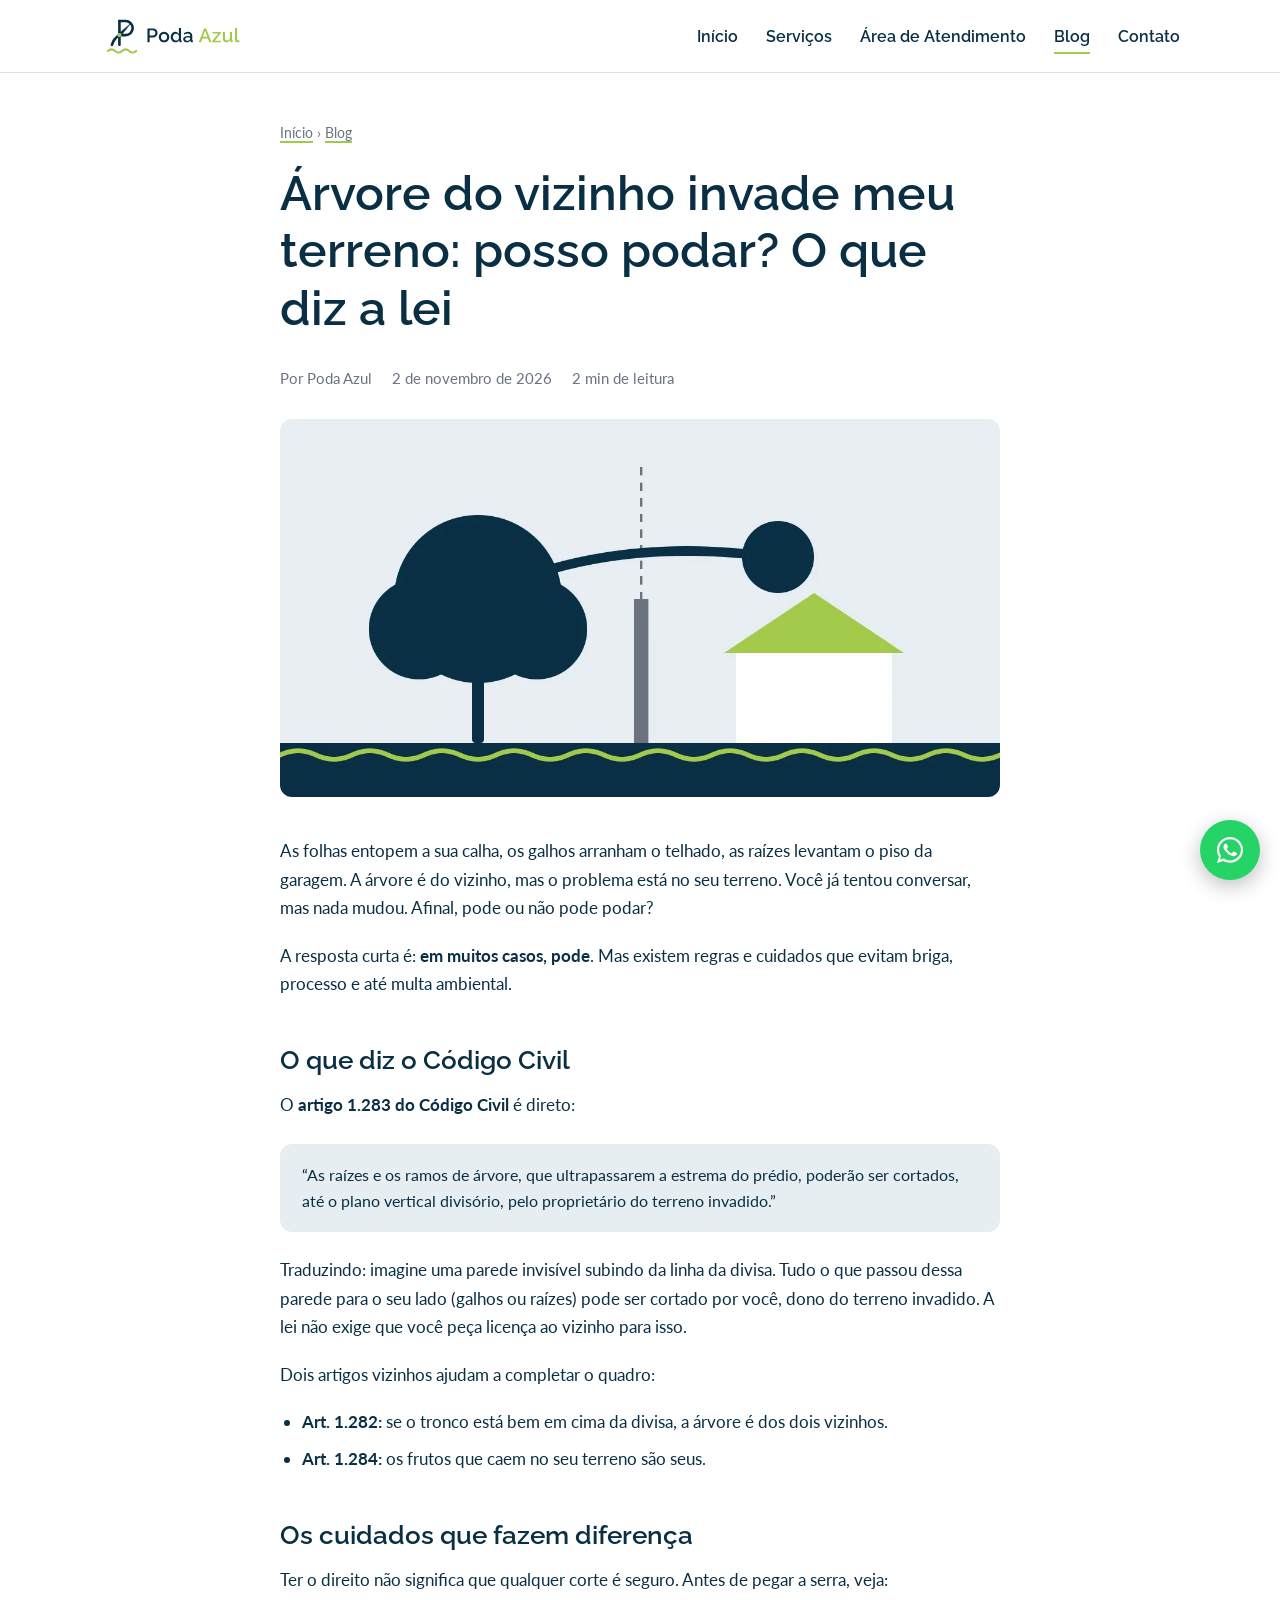
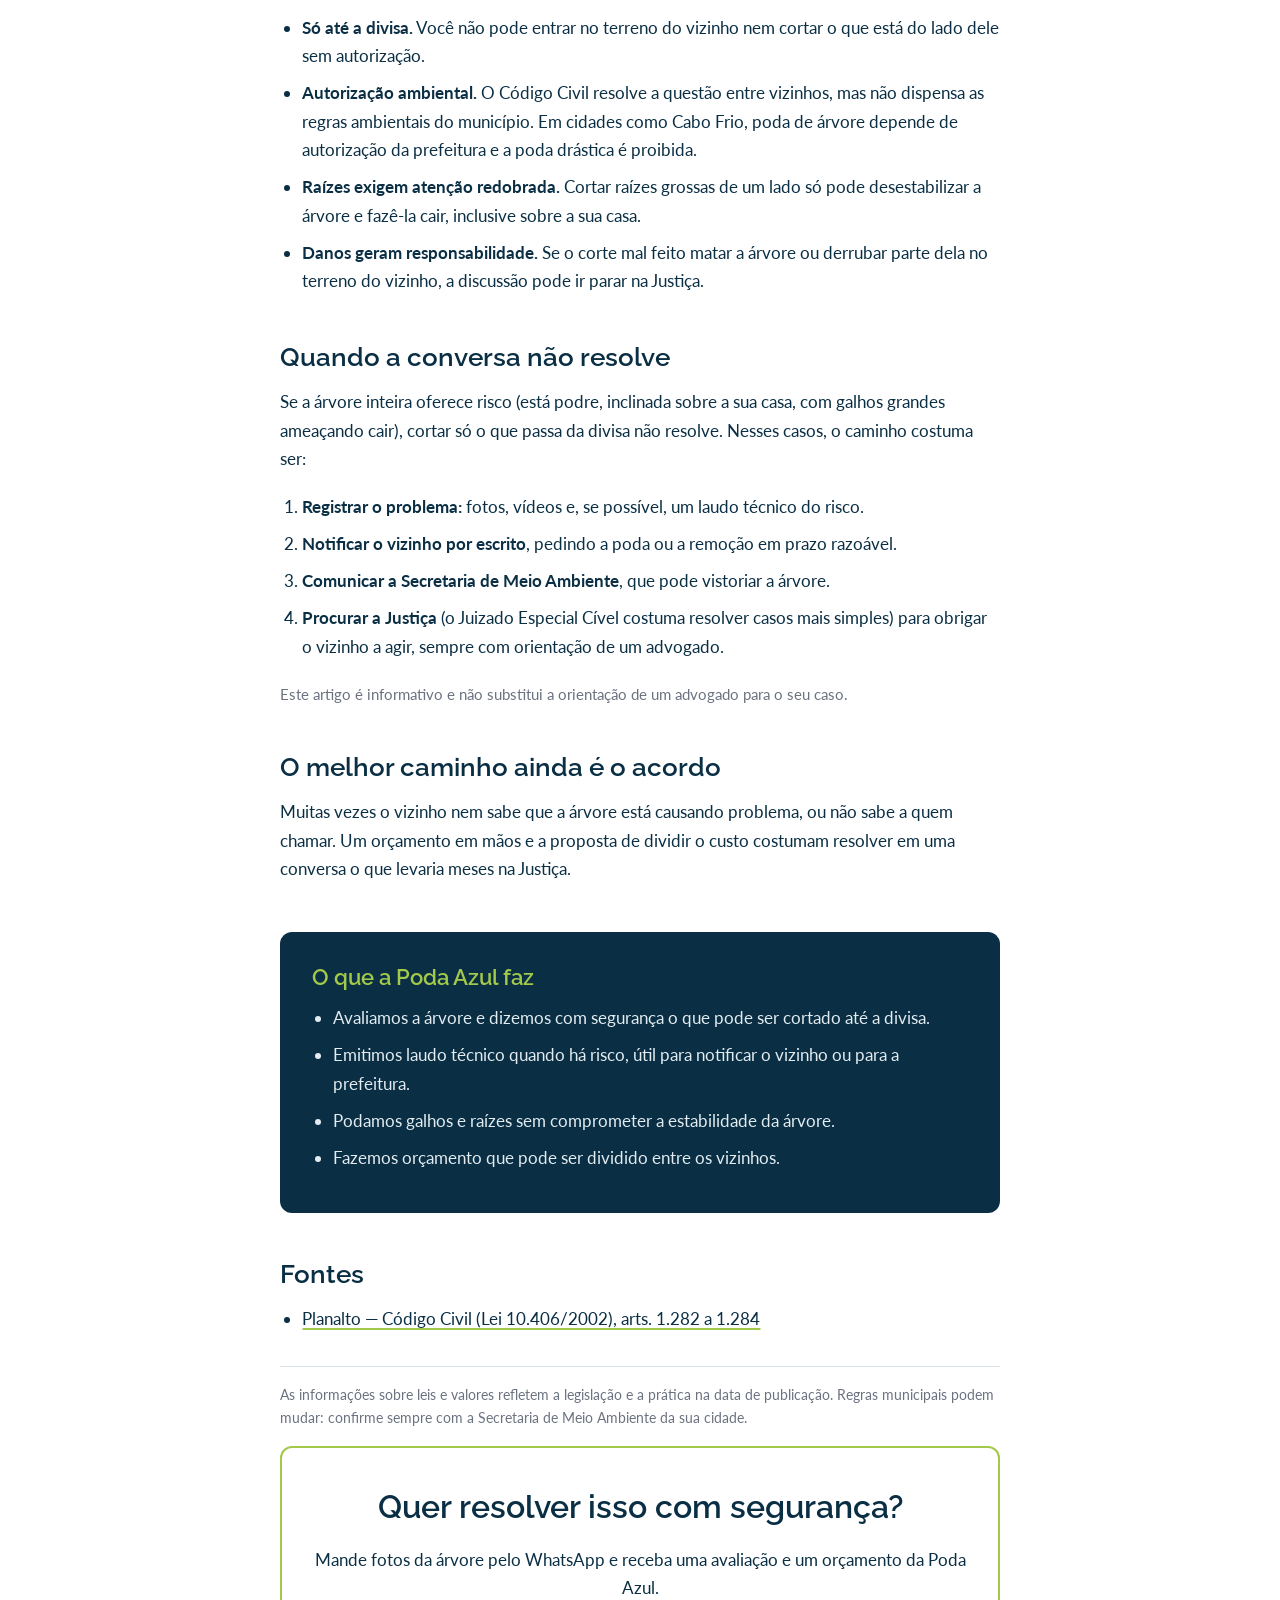
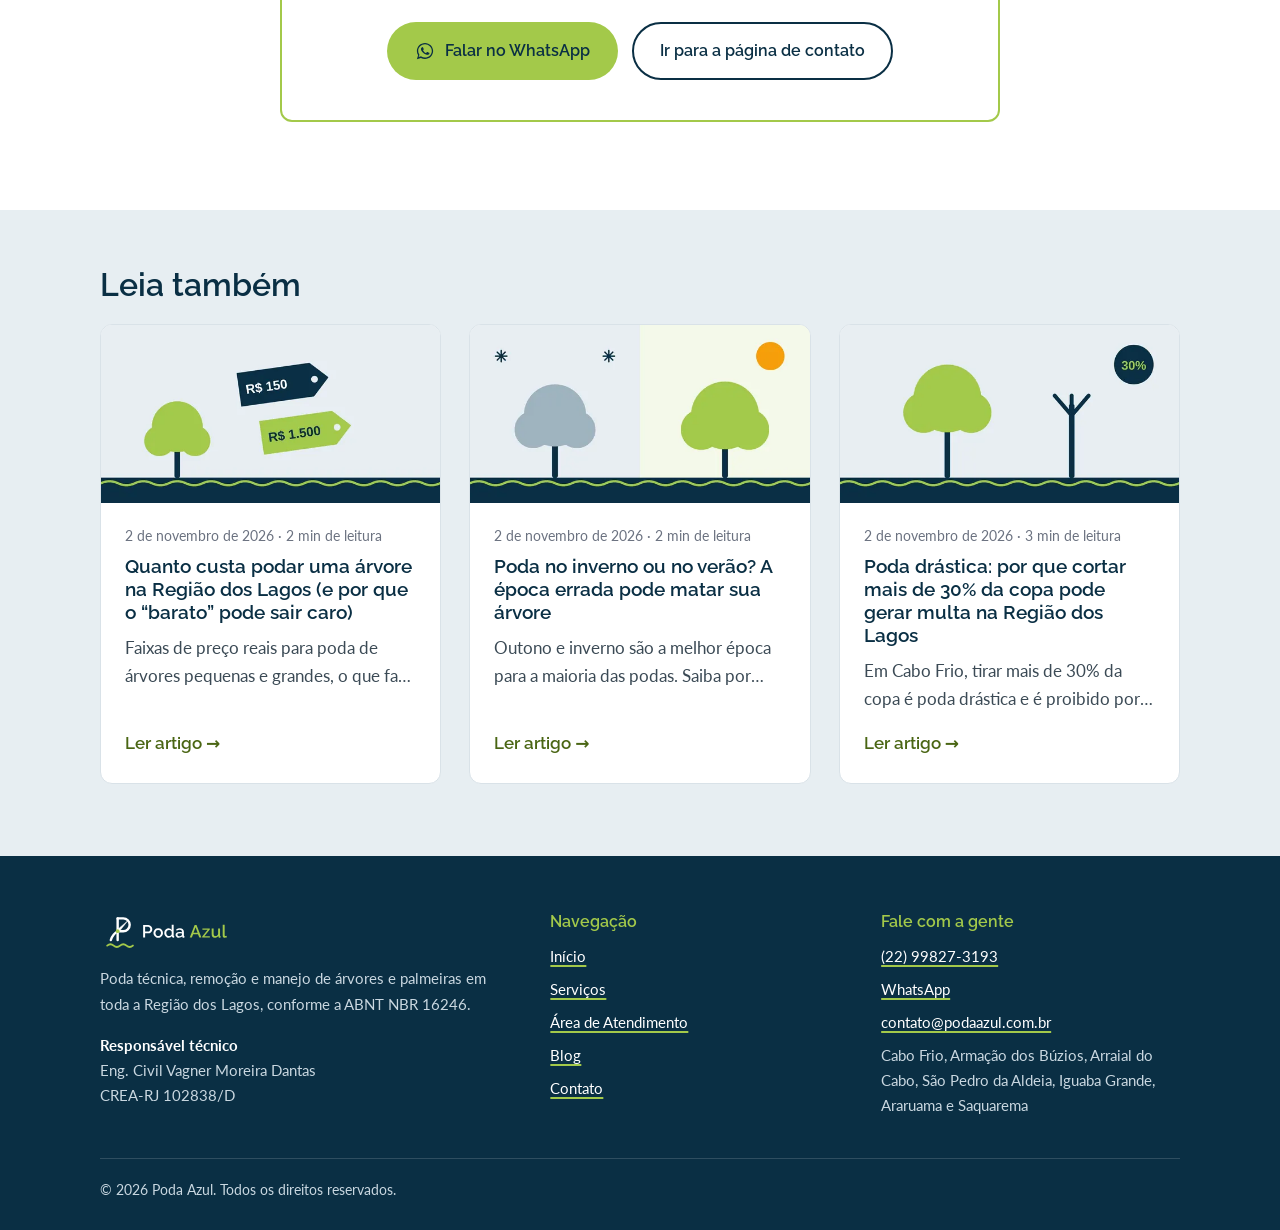
<file: artigo-4.html>
<!doctype html>
<html lang="pt-BR">
<head>
<meta charset="utf-8">
<meta name="viewport" content="width=device-width, initial-scale=1">
<title>Árvore do vizinho invadindo meu terreno: posso podar? Art. 1.283 do Código Civil | Poda Azul</title>
<meta name="description" content="Galhos ou raízes da árvore do vizinho invadindo seu terreno? Entenda o Art. 1.283 do Código Civil, os cuidados ambientais e quando procurar a Justiça na Região dos Lagos.">
<link rel="canonical" href="https://www.podaazul.com.br/artigo-4.html">
<meta name="theme-color" content="#0A2F44">
<meta property="og:type" content="article">
<meta property="og:locale" content="pt_BR">
<meta property="og:site_name" content="Poda Azul">
<meta property="og:title" content="Árvore do vizinho invadindo meu terreno: posso podar? Art. 1.283 do Código Civil | Poda Azul">
<meta property="og:description" content="Galhos ou raízes da árvore do vizinho invadindo seu terreno? Entenda o Art. 1.283 do Código Civil, os cuidados ambientais e quando procurar a Justiça na Região dos Lagos.">
<meta property="og:url" content="https://www.podaazul.com.br/artigo-4.html">
<meta property="og:image" content="https://www.podaazul.com.br/assets/blog/vizinho.webp">
<link rel="icon" href="assets/img/favicon.svg" type="image/svg+xml">
<link rel="apple-touch-icon" href="assets/img/apple-touch-icon.png">
<link rel="preconnect" href="https://fonts.googleapis.com">
<link rel="preconnect" href="https://fonts.gstatic.com" crossorigin>
<link rel="stylesheet" href="https://fonts.googleapis.com/css2?family=Lato:wght@400;700&family=Raleway:wght@600;700&display=swap" media="print" onload="this.media='all'">
<noscript><link rel="stylesheet" href="https://fonts.googleapis.com/css2?family=Lato:wght@400;700&family=Raleway:wght@600;700&display=swap"></noscript>
<link rel="stylesheet" href="assets/css/style.css">
<script src="assets/js/main.js" defer></script>
</head>
<body>
<a class="pular" href="#conteudo">Pular para o conteúdo</a>
<header class="topo">
  <div class="container">
    <a class="marca" href="index.html" aria-label="Poda Azul — página inicial"><img src="assets/img/logo.svg" alt="Poda Azul" width="143" height="44"></a>
    <button class="menu-botao" aria-label="Abrir menu" aria-expanded="false" aria-controls="menu"><span></span><span></span><span></span></button>
    <nav aria-label="Principal"><ul class="menu" id="menu"><li><a href="index.html">Início</a></li><li><a href="servicos.html">Serviços</a></li><li><a href="atendimento.html">Área de Atendimento</a></li><li><a href="blog.html" aria-current="page">Blog</a></li><li><a href="contato.html">Contato</a></li></ul></nav>
  </div>
</header>
<main id="conteudo">

<article>
<div class="container estreito artigo-topo">
  <nav class="migalhas" aria-label="Você está em"><a href="index.html">Início</a> › <a href="blog.html">Blog</a></nav>
  <h1>Árvore do vizinho invade meu terreno: posso podar? O que diz a lei</h1>
  <div class="artigo-meta"><span>Por Poda Azul</span><time datetime="2026-11-02">2 de novembro de 2026</time><span>2 min de leitura</span></div>
  <img class="artigo-capa" src="assets/blog/vizinho.webp" srcset="assets/blog/vizinho-600.webp 600w, assets/blog/vizinho.webp 1200w" sizes="(max-width: 800px) 100vw, 720px" width="1200" height="630" alt="Ilustração: galho de árvore atravessando o muro de divisa sobre a casa vizinha" fetchpriority="high">
  <div class="artigo">
    
<p>As folhas entopem a sua calha, os galhos arranham o telhado, as raízes levantam o piso da garagem. A árvore é do vizinho, mas o problema está no seu terreno. Você já tentou conversar, mas nada mudou. Afinal, pode ou não pode podar?</p>
<p>A resposta curta é: <strong>em muitos casos, pode</strong>. Mas existem regras e cuidados que evitam briga, processo e até multa ambiental.</p>

<h2>O que diz o Código Civil</h2>
<p>O <strong>artigo 1.283 do Código Civil</strong> é direto:</p>
<blockquote>“As raízes e os ramos de árvore, que ultrapassarem a estrema do prédio, poderão ser cortados, até o plano vertical divisório, pelo proprietário do terreno invadido.”</blockquote>
<p>Traduzindo: imagine uma parede invisível subindo da linha da divisa. Tudo o que passou dessa parede para o seu lado (galhos ou raízes) pode ser cortado por você, dono do terreno invadido. A lei não exige que você peça licença ao vizinho para isso.</p>
<p>Dois artigos vizinhos ajudam a completar o quadro:</p>
<ul>
<li><strong>Art. 1.282:</strong> se o tronco está bem em cima da divisa, a árvore é dos dois vizinhos.</li>
<li><strong>Art. 1.284:</strong> os frutos que caem no seu terreno são seus.</li>
</ul>

<h2>Os cuidados que fazem diferença</h2>
<p>Ter o direito não significa que qualquer corte é seguro. Antes de pegar a serra, veja:</p>
<ul>
<li><strong>Só até a divisa.</strong> Você não pode entrar no terreno do vizinho nem cortar o que está do lado dele sem autorização.</li>
<li><strong>Autorização ambiental.</strong> O Código Civil resolve a questão entre vizinhos, mas não dispensa as regras ambientais do município. Em cidades como Cabo Frio, poda de árvore depende de autorização da prefeitura e a poda drástica é proibida.</li>
<li><strong>Raízes exigem atenção redobrada.</strong> Cortar raízes grossas de um lado só pode desestabilizar a árvore e fazê-la cair, inclusive sobre a sua casa.</li>
<li><strong>Danos geram responsabilidade.</strong> Se o corte mal feito matar a árvore ou derrubar parte dela no terreno do vizinho, a discussão pode ir parar na Justiça.</li>
</ul>

<h2>Quando a conversa não resolve</h2>
<p>Se a árvore inteira oferece risco (está podre, inclinada sobre a sua casa, com galhos grandes ameaçando cair), cortar só o que passa da divisa não resolve. Nesses casos, o caminho costuma ser:</p>
<ol>
<li><strong>Registrar o problema:</strong> fotos, vídeos e, se possível, um laudo técnico do risco.</li>
<li><strong>Notificar o vizinho por escrito</strong>, pedindo a poda ou a remoção em prazo razoável.</li>
<li><strong>Comunicar a Secretaria de Meio Ambiente</strong>, que pode vistoriar a árvore.</li>
<li><strong>Procurar a Justiça</strong> (o Juizado Especial Cível costuma resolver casos mais simples) para obrigar o vizinho a agir, sempre com orientação de um advogado.</li>
</ol>
<p class="nota">Este artigo é informativo e não substitui a orientação de um advogado para o seu caso.</p>

<h2>O melhor caminho ainda é o acordo</h2>
<p>Muitas vezes o vizinho nem sabe que a árvore está causando problema, ou não sabe a quem chamar. Um orçamento em mãos e a proposta de dividir o custo costumam resolver em uma conversa o que levaria meses na Justiça.</p>

    <aside class="box-poda" aria-labelledby="box-3">
      <h2 id="box-3">O que a Poda Azul faz</h2>
      <ul><li>Avaliamos a árvore e dizemos com segurança o que pode ser cortado até a divisa.</li><li>Emitimos laudo técnico quando há risco, útil para notificar o vizinho ou para a prefeitura.</li><li>Podamos galhos e raízes sem comprometer a estabilidade da árvore.</li><li>Fazemos orçamento que pode ser dividido entre os vizinhos.</li></ul>
    </aside>
    <h2>Fontes</h2><ul><li><a href="https://www.planalto.gov.br/ccivil_03/leis/2002/l10406compilada.htm" target="_blank" rel="noopener">Planalto — Código Civil (Lei 10.406/2002), arts. 1.282 a 1.284</a></li></ul>
    <p class="aviso-juridico">As informações sobre leis e valores refletem a legislação e a prática na data de publicação. Regras municipais podem mudar: confirme sempre com a Secretaria de Meio Ambiente da sua cidade.</p>
  </div>
  <div class="cta-final">
    <h2>Quer resolver isso com segurança?</h2>
    <p>Mande fotos da árvore pelo WhatsApp e receba uma avaliação e um orçamento da Poda Azul.</p>
    <div class="acoes">
      <a class="botao botao-verde" href="https://wa.me/5522998273193?text=Ol%C3%A1%2C%20vim%20pelo%20blog%20da%20Poda%20Azul%20e%20gostaria%20de%20um%20or%C3%A7amento" target="_blank" rel="noopener"><svg viewBox="0 0 32 32" aria-hidden="true"><path fill="currentColor" d="M16 3C8.8 3 3 8.7 3 15.8c0 2.5.7 4.9 2 7L3 29l6.4-2c2 1.1 4.3 1.7 6.6 1.7 7.2 0 13-5.7 13-12.8S23.2 3 16 3zm0 23.4c-2.1 0-4.1-.6-5.9-1.7l-.4-.3-3.8 1.2 1.2-3.7-.3-.4a10.4 10.4 0 0 1-1.7-5.7C5.1 10 10 5.2 16 5.2S26.9 10 26.9 15.8 22 26.4 16 26.4zm6-7.8c-.3-.2-1.9-1-2.2-1.1-.3-.1-.5-.2-.7.2-.2.3-.8 1-1 1.2-.2.2-.4.2-.7.1-.3-.2-1.4-.5-2.6-1.6-1-.9-1.6-1.9-1.8-2.2-.2-.3 0-.5.1-.7l.5-.6c.2-.2.2-.3.3-.6.1-.2 0-.4 0-.6l-1-2.4c-.3-.6-.5-.5-.7-.5h-.6c-.2 0-.6.1-.9.4-.3.3-1.2 1.1-1.2 2.7s1.2 3.2 1.4 3.4c.2.2 2.4 3.6 5.7 5 .8.3 1.4.5 1.9.7.8.3 1.5.2 2.1.1.6-.1 1.9-.8 2.2-1.5.3-.7.3-1.4.2-1.5-.1-.2-.3-.3-.6-.4z"/></svg> Falar no WhatsApp</a>
      <a class="botao botao-contorno" href="contato.html">Ir para a página de contato</a>
    </div>
  </div>
</div>
</article>
<section class="relacionados"><div class="container">
  <h2 style="margin-top:0">Leia também</h2>
  <div class="cards"><article class="card">
  <img src="assets/blog/preco-600.webp" width="600" height="315" alt="Ilustração: etiquetas de preço de R$ 150 e R$ 1.500 ao lado de uma árvore" loading="lazy">
  <div class="card-corpo">
    <div class="card-meta"><time datetime="2026-11-02">2 de novembro de 2026</time> · 2 min de leitura</div>
    <h2><a href="artigo-5.html">Quanto custa podar uma árvore na Região dos Lagos (e por que o “barato” pode sair caro)</a></h2>
    <p>Faixas de preço reais para poda de árvores pequenas e grandes, o que faz o valor subir e os custos escondidos do serviço barato.</p>
    <span class="ler" aria-hidden="true">Ler artigo →</span>
  </div>
</article><article class="card">
  <img src="assets/blog/epoca-600.webp" width="600" height="315" alt="Ilustração: a mesma árvore no inverno, com copa acinzentada, e no verão, com copa verde e sol" loading="lazy">
  <div class="card-corpo">
    <div class="card-meta"><time datetime="2026-11-02">2 de novembro de 2026</time> · 2 min de leitura</div>
    <h2><a href="artigo-6.html">Poda no inverno ou no verão? A época errada pode matar sua árvore</a></h2>
    <p>Outono e inverno são a melhor época para a maioria das podas. Saiba por que, quais as exceções e quando não podar.</p>
    <span class="ler" aria-hidden="true">Ler artigo →</span>
  </div>
</article><article class="card">
  <img src="assets/blog/poda-drastica-600.webp" width="600" height="315" alt="Ilustração: árvore com copa saudável ao lado de árvore com copa cortada quase inteira" loading="lazy">
  <div class="card-corpo">
    <div class="card-meta"><time datetime="2026-11-02">2 de novembro de 2026</time> · 3 min de leitura</div>
    <h2><a href="artigo-1.html">Poda drástica: por que cortar mais de 30% da copa pode gerar multa na Região dos Lagos</a></h2>
    <p>Em Cabo Frio, tirar mais de 30% da copa é poda drástica e é proibido por lei. Entenda as multas e por que a árvore sofre.</p>
    <span class="ler" aria-hidden="true">Ler artigo →</span>
  </div>
</article></div>
</div></section>
</main>
<footer class="rodape">
  <div class="container">
    <div class="rodape-grade">
      <div>
        <img src="assets/img/logo-negativo.svg" alt="Poda Azul" width="130" height="40" loading="lazy">
        <p>Poda técnica, remoção e manejo de árvores e palmeiras em toda a Região dos Lagos, conforme a ABNT NBR 16246.</p>
        <p><strong style="color:#fff">Responsável técnico</strong><br>Eng. Civil Vagner Moreira Dantas<br>CREA-RJ 102838/D</p>
      </div>
      <div>
        <h2>Navegação</h2>
        <ul><li><a href="index.html">Início</a></li><li><a href="servicos.html">Serviços</a></li><li><a href="atendimento.html">Área de Atendimento</a></li><li><a href="blog.html">Blog</a></li><li><a href="contato.html">Contato</a></li></ul>
      </div>
      <div>
        <h2>Fale com a gente</h2>
        <ul>
          <li><a href="tel:+5522998273193">(22) 99827-3193</a></li>
          <li><a href="https://wa.me/5522998273193?text=Ol%C3%A1%2C%20vim%20pelo%20blog%20da%20Poda%20Azul%20e%20gostaria%20de%20um%20or%C3%A7amento" target="_blank" rel="noopener">WhatsApp</a></li>
          <li><a href="mailto:contato@podaazul.com.br">contato@podaazul.com.br</a></li>
          <li>Cabo Frio, Armação dos Búzios, Arraial do Cabo, São Pedro da Aldeia, Iguaba Grande, Araruama e Saquarema</li>
        </ul>
      </div>
    </div>
    <div class="rodape-base">© <span id="ano">2026</span> Poda Azul. Todos os direitos reservados.</div>
  </div>
  <script type="application/ld+json">{"@context": "https://schema.org", "@type": "LocalBusiness", "@id": "https://www.podaazul.com.br/#empresa", "name": "Poda Azul", "description": "Poda técnica, remoção e manejo de árvores e palmeiras na Região dos Lagos (RJ), conforme a ABNT NBR 16246.", "url": "https://www.podaazul.com.br/", "telephone": "+55-22-99827-3193", "email": "contato@podaazul.com.br", "image": "https://www.podaazul.com.br/assets/img/logo.svg", "logo": "https://www.podaazul.com.br/assets/img/logo.svg", "priceRange": "R$ 150 – R$ 1.500", "areaServed": [{"@type": "City", "name": "Cabo Frio", "containedInPlace": {"@type": "State", "name": "Rio de Janeiro"}}, {"@type": "City", "name": "Armação dos Búzios", "containedInPlace": {"@type": "State", "name": "Rio de Janeiro"}}, {"@type": "City", "name": "Arraial do Cabo", "containedInPlace": {"@type": "State", "name": "Rio de Janeiro"}}, {"@type": "City", "name": "São Pedro da Aldeia", "containedInPlace": {"@type": "State", "name": "Rio de Janeiro"}}, {"@type": "City", "name": "Iguaba Grande", "containedInPlace": {"@type": "State", "name": "Rio de Janeiro"}}, {"@type": "City", "name": "Araruama", "containedInPlace": {"@type": "State", "name": "Rio de Janeiro"}}, {"@type": "City", "name": "Saquarema", "containedInPlace": {"@type": "State", "name": "Rio de Janeiro"}}], "address": {"@type": "PostalAddress", "addressRegion": "RJ", "addressCountry": "BR"}, "employee": {"@type": "Person", "name": "Vagner Moreira Dantas", "jobTitle": "Engenheiro Civil — Responsável Técnico", "hasCredential": {"@type": "EducationalOccupationalCredential", "credentialCategory": "Registro profissional", "name": "CREA-RJ 102838/D", "recognizedBy": {"@type": "Organization", "name": "CREA-RJ"}}}, "contactPoint": {"@type": "ContactPoint", "telephone": "+55-22-99827-3193", "email": "contato@podaazul.com.br", "contactType": "customer service", "availableLanguage": "Portuguese"}}</script><script type="application/ld+json">{"@context": "https://schema.org", "@type": "Article", "headline": "Árvore do vizinho invade meu terreno: posso podar? O que diz a lei", "description": "Galhos ou raízes da árvore do vizinho invadindo seu terreno? Entenda o Art. 1.283 do Código Civil, os cuidados ambientais e quando procurar a Justiça na Região dos Lagos.", "image": "https://www.podaazul.com.br/assets/blog/vizinho.webp", "datePublished": "2026-11-02", "dateModified": "2026-11-02", "inLanguage": "pt-BR", "mainEntityOfPage": "https://www.podaazul.com.br/artigo-4.html", "author": {"@type": "Organization", "name": "Poda Azul", "url": "https://www.podaazul.com.br/"}, "publisher": {"@type": "Organization", "name": "Poda Azul", "logo": {"@type": "ImageObject", "url": "https://www.podaazul.com.br/assets/img/logo.svg"}}, "about": {"@id": "https://www.podaazul.com.br/#empresa"}}</script>
</footer>
<a class="whats-flutuante" href="https://wa.me/5522998273193?text=Ol%C3%A1%2C%20vim%20pelo%20blog%20da%20Poda%20Azul%20e%20gostaria%20de%20um%20or%C3%A7amento" target="_blank" rel="noopener" aria-label="Falar com a Poda Azul pelo WhatsApp" style="color:#fff"><svg viewBox="0 0 32 32" aria-hidden="true"><path fill="currentColor" d="M16 3C8.8 3 3 8.7 3 15.8c0 2.5.7 4.9 2 7L3 29l6.4-2c2 1.1 4.3 1.7 6.6 1.7 7.2 0 13-5.7 13-12.8S23.2 3 16 3zm0 23.4c-2.1 0-4.1-.6-5.9-1.7l-.4-.3-3.8 1.2 1.2-3.7-.3-.4a10.4 10.4 0 0 1-1.7-5.7C5.1 10 10 5.2 16 5.2S26.9 10 26.9 15.8 22 26.4 16 26.4zm6-7.8c-.3-.2-1.9-1-2.2-1.1-.3-.1-.5-.2-.7.2-.2.3-.8 1-1 1.2-.2.2-.4.2-.7.1-.3-.2-1.4-.5-2.6-1.6-1-.9-1.6-1.9-1.8-2.2-.2-.3 0-.5.1-.7l.5-.6c.2-.2.2-.3.3-.6.1-.2 0-.4 0-.6l-1-2.4c-.3-.6-.5-.5-.7-.5h-.6c-.2 0-.6.1-.9.4-.3.3-1.2 1.1-1.2 2.7s1.2 3.2 1.4 3.4c.2.2 2.4 3.6 5.7 5 .8.3 1.4.5 1.9.7.8.3 1.5.2 2.1.1.6-.1 1.9-.8 2.2-1.5.3-.7.3-1.4.2-1.5-.1-.2-.3-.3-.6-.4z"/></svg></a>
</body>
</html>
</file>
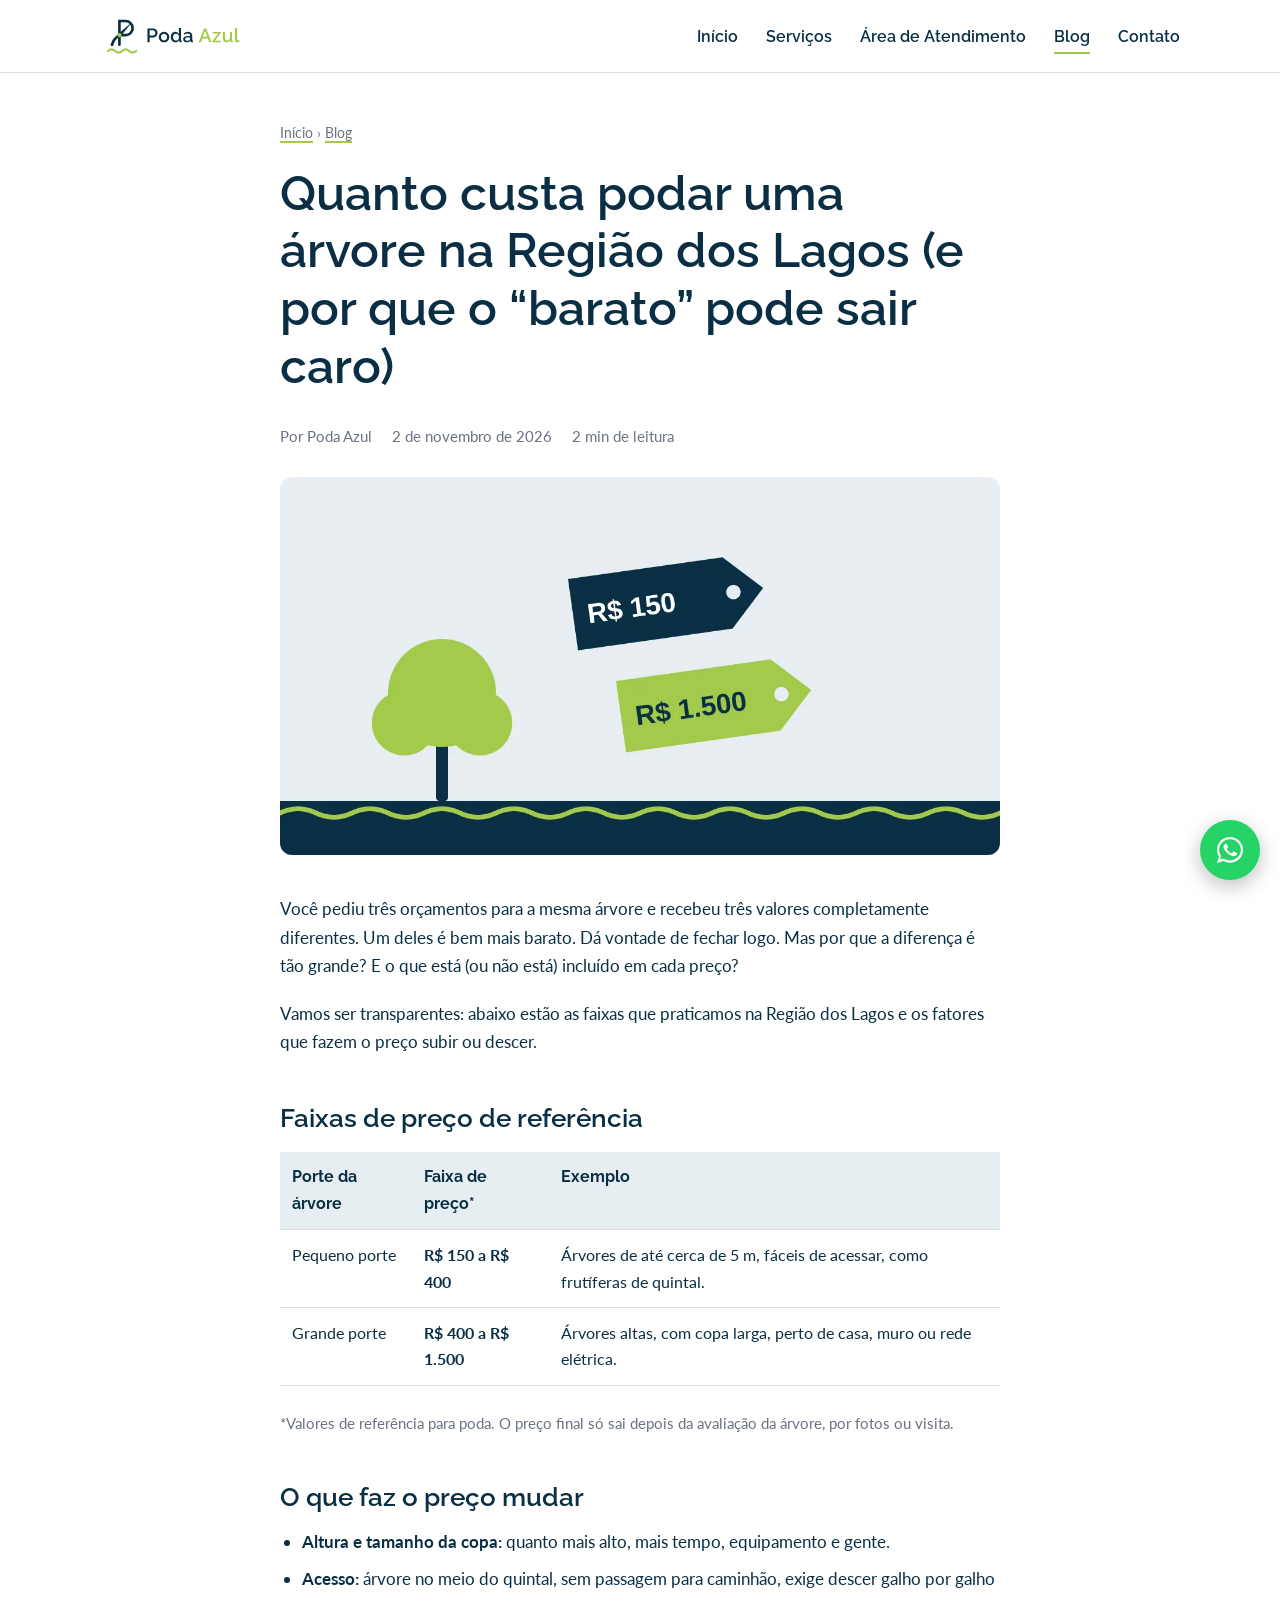
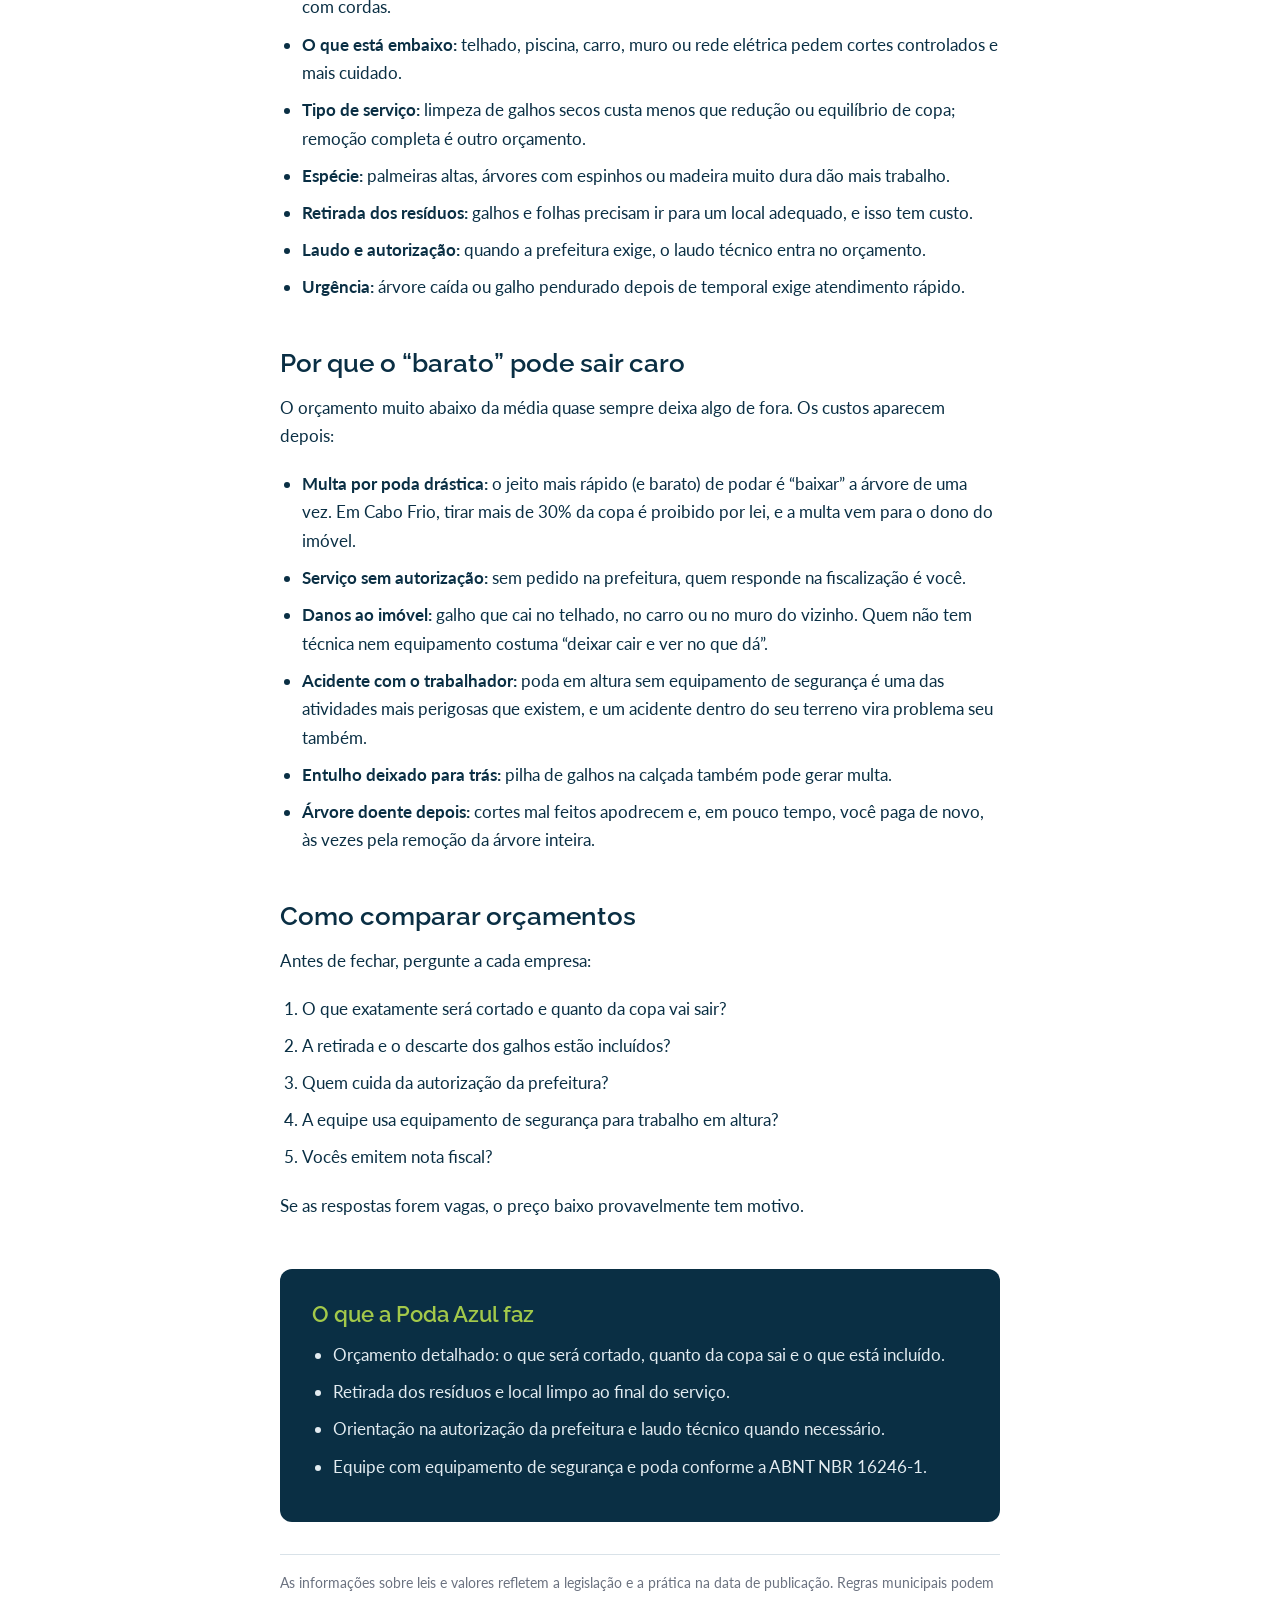
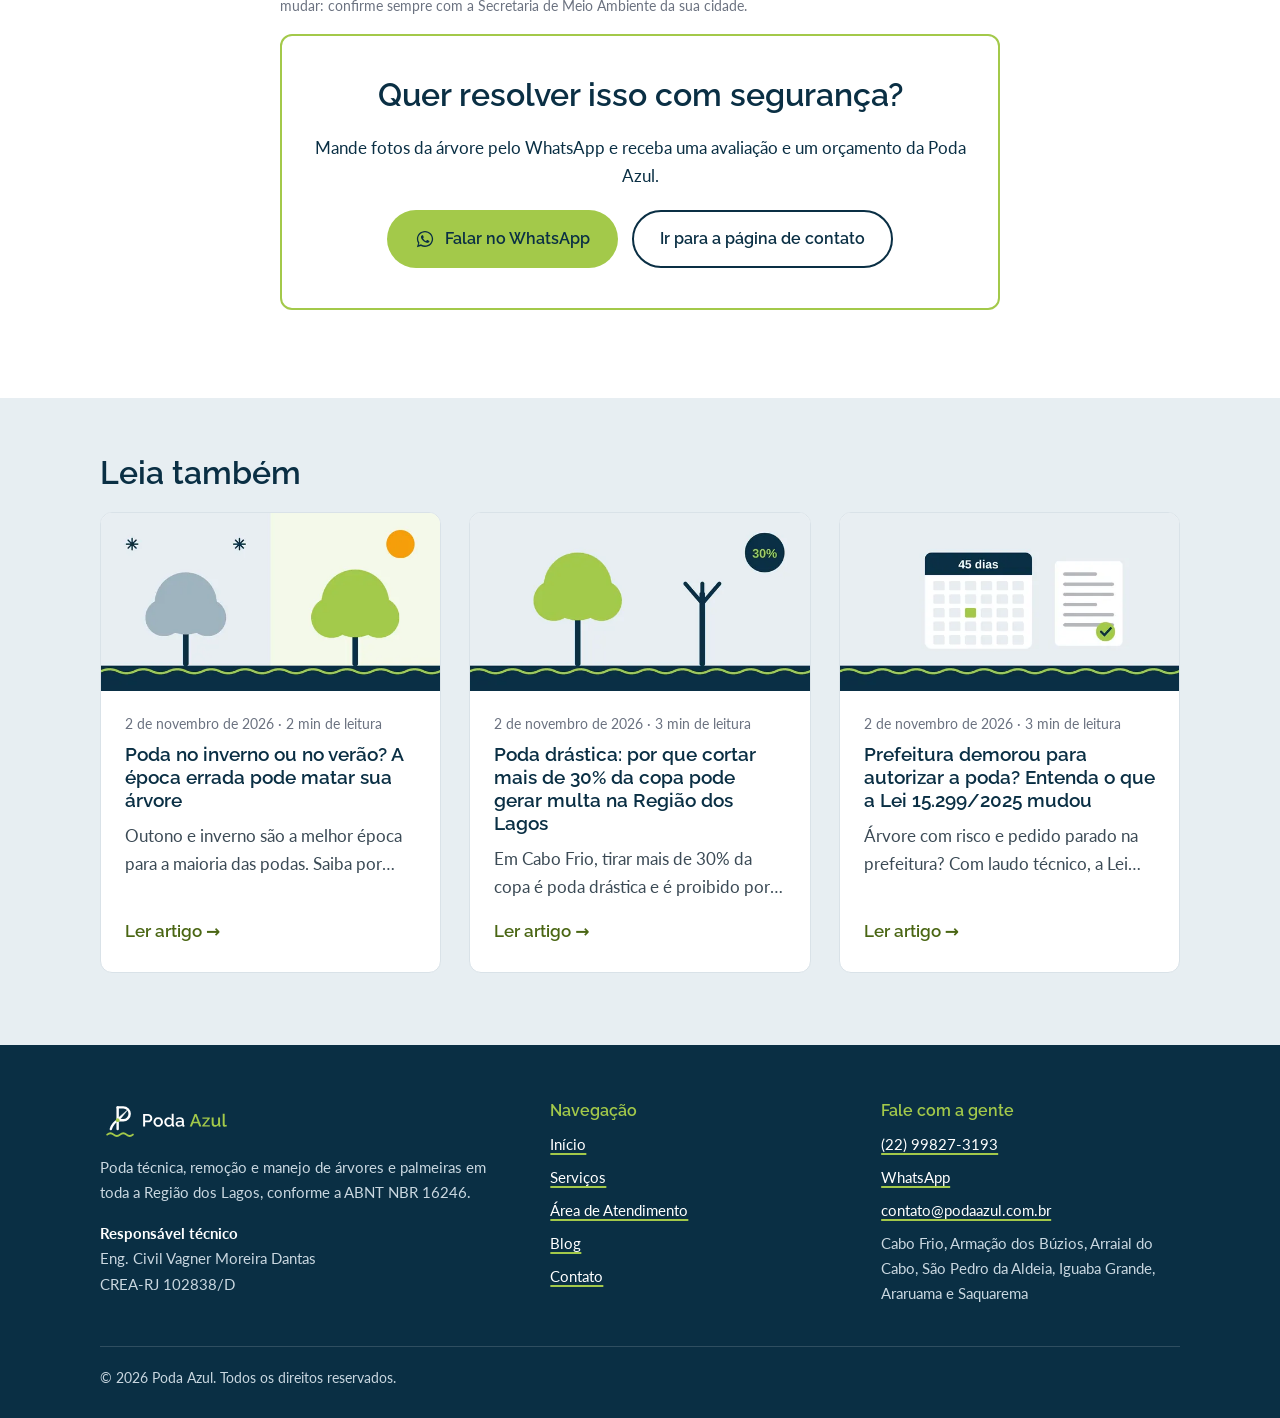
<file: artigo-5.html>
<!doctype html>
<html lang="pt-BR">
<head>
<meta charset="utf-8">
<meta name="viewport" content="width=device-width, initial-scale=1">
<title>Quanto custa poda de árvore na Região dos Lagos? Preços de R$ 150 a R$ 1.500 | Poda Azul</title>
<meta name="description" content="Preço de poda de árvore na Região dos Lagos: de R$ 150 a R$ 400 (pequeno porte) e de R$ 400 a R$ 1.500 (grande porte). Veja o que muda o valor e por que o barato sai caro.">
<link rel="canonical" href="https://www.podaazul.com.br/artigo-5.html">
<meta name="theme-color" content="#0A2F44">
<meta property="og:type" content="article">
<meta property="og:locale" content="pt_BR">
<meta property="og:site_name" content="Poda Azul">
<meta property="og:title" content="Quanto custa poda de árvore na Região dos Lagos? Preços de R$ 150 a R$ 1.500 | Poda Azul">
<meta property="og:description" content="Preço de poda de árvore na Região dos Lagos: de R$ 150 a R$ 400 (pequeno porte) e de R$ 400 a R$ 1.500 (grande porte). Veja o que muda o valor e por que o barato sai caro.">
<meta property="og:url" content="https://www.podaazul.com.br/artigo-5.html">
<meta property="og:image" content="https://www.podaazul.com.br/assets/blog/preco.webp">
<link rel="icon" href="assets/img/favicon.svg" type="image/svg+xml">
<link rel="apple-touch-icon" href="assets/img/apple-touch-icon.png">
<link rel="preconnect" href="https://fonts.googleapis.com">
<link rel="preconnect" href="https://fonts.gstatic.com" crossorigin>
<link rel="stylesheet" href="https://fonts.googleapis.com/css2?family=Lato:wght@400;700&family=Raleway:wght@600;700&display=swap" media="print" onload="this.media='all'">
<noscript><link rel="stylesheet" href="https://fonts.googleapis.com/css2?family=Lato:wght@400;700&family=Raleway:wght@600;700&display=swap"></noscript>
<link rel="stylesheet" href="assets/css/style.css">
<script src="assets/js/main.js" defer></script>
</head>
<body>
<a class="pular" href="#conteudo">Pular para o conteúdo</a>
<header class="topo">
  <div class="container">
    <a class="marca" href="index.html" aria-label="Poda Azul — página inicial"><img src="assets/img/logo.svg" alt="Poda Azul" width="143" height="44"></a>
    <button class="menu-botao" aria-label="Abrir menu" aria-expanded="false" aria-controls="menu"><span></span><span></span><span></span></button>
    <nav aria-label="Principal"><ul class="menu" id="menu"><li><a href="index.html">Início</a></li><li><a href="servicos.html">Serviços</a></li><li><a href="atendimento.html">Área de Atendimento</a></li><li><a href="blog.html" aria-current="page">Blog</a></li><li><a href="contato.html">Contato</a></li></ul></nav>
  </div>
</header>
<main id="conteudo">

<article>
<div class="container estreito artigo-topo">
  <nav class="migalhas" aria-label="Você está em"><a href="index.html">Início</a> › <a href="blog.html">Blog</a></nav>
  <h1>Quanto custa podar uma árvore na Região dos Lagos (e por que o “barato” pode sair caro)</h1>
  <div class="artigo-meta"><span>Por Poda Azul</span><time datetime="2026-11-02">2 de novembro de 2026</time><span>2 min de leitura</span></div>
  <img class="artigo-capa" src="assets/blog/preco.webp" srcset="assets/blog/preco-600.webp 600w, assets/blog/preco.webp 1200w" sizes="(max-width: 800px) 100vw, 720px" width="1200" height="630" alt="Ilustração: etiquetas de preço de R$ 150 e R$ 1.500 ao lado de uma árvore" fetchpriority="high">
  <div class="artigo">
    
<p>Você pediu três orçamentos para a mesma árvore e recebeu três valores completamente diferentes. Um deles é bem mais barato. Dá vontade de fechar logo. Mas por que a diferença é tão grande? E o que está (ou não está) incluído em cada preço?</p>
<p>Vamos ser transparentes: abaixo estão as faixas que praticamos na Região dos Lagos e os fatores que fazem o preço subir ou descer.</p>

<h2>Faixas de preço de referência</h2>
<table>
<thead><tr><th>Porte da árvore</th><th>Faixa de preço*</th><th>Exemplo</th></tr></thead>
<tbody>
<tr><td>Pequeno porte</td><td><strong>R$ 150 a R$ 400</strong></td><td>Árvores de até cerca de 5 m, fáceis de acessar, como frutíferas de quintal.</td></tr>
<tr><td>Grande porte</td><td><strong>R$ 400 a R$ 1.500</strong></td><td>Árvores altas, com copa larga, perto de casa, muro ou rede elétrica.</td></tr>
</tbody>
</table>
<p class="nota">*Valores de referência para poda. O preço final só sai depois da avaliação da árvore, por fotos ou visita.</p>

<h2>O que faz o preço mudar</h2>
<ul>
<li><strong>Altura e tamanho da copa:</strong> quanto mais alto, mais tempo, equipamento e gente.</li>
<li><strong>Acesso:</strong> árvore no meio do quintal, sem passagem para caminhão, exige descer galho por galho com cordas.</li>
<li><strong>O que está embaixo:</strong> telhado, piscina, carro, muro ou rede elétrica pedem cortes controlados e mais cuidado.</li>
<li><strong>Tipo de serviço:</strong> limpeza de galhos secos custa menos que redução ou equilíbrio de copa; remoção completa é outro orçamento.</li>
<li><strong>Espécie:</strong> palmeiras altas, árvores com espinhos ou madeira muito dura dão mais trabalho.</li>
<li><strong>Retirada dos resíduos:</strong> galhos e folhas precisam ir para um local adequado, e isso tem custo.</li>
<li><strong>Laudo e autorização:</strong> quando a prefeitura exige, o laudo técnico entra no orçamento.</li>
<li><strong>Urgência:</strong> árvore caída ou galho pendurado depois de temporal exige atendimento rápido.</li>
</ul>

<h2>Por que o “barato” pode sair caro</h2>
<p>O orçamento muito abaixo da média quase sempre deixa algo de fora. Os custos aparecem depois:</p>
<ul>
<li><strong>Multa por poda drástica:</strong> o jeito mais rápido (e barato) de podar é “baixar” a árvore de uma vez. Em Cabo Frio, tirar mais de 30% da copa é proibido por lei, e a multa vem para o dono do imóvel.</li>
<li><strong>Serviço sem autorização:</strong> sem pedido na prefeitura, quem responde na fiscalização é você.</li>
<li><strong>Danos ao imóvel:</strong> galho que cai no telhado, no carro ou no muro do vizinho. Quem não tem técnica nem equipamento costuma “deixar cair e ver no que dá”.</li>
<li><strong>Acidente com o trabalhador:</strong> poda em altura sem equipamento de segurança é uma das atividades mais perigosas que existem, e um acidente dentro do seu terreno vira problema seu também.</li>
<li><strong>Entulho deixado para trás:</strong> pilha de galhos na calçada também pode gerar multa.</li>
<li><strong>Árvore doente depois:</strong> cortes mal feitos apodrecem e, em pouco tempo, você paga de novo, às vezes pela remoção da árvore inteira.</li>
</ul>

<h2>Como comparar orçamentos</h2>
<p>Antes de fechar, pergunte a cada empresa:</p>
<ol>
<li>O que exatamente será cortado e quanto da copa vai sair?</li>
<li>A retirada e o descarte dos galhos estão incluídos?</li>
<li>Quem cuida da autorização da prefeitura?</li>
<li>A equipe usa equipamento de segurança para trabalho em altura?</li>
<li>Vocês emitem nota fiscal?</li>
</ol>
<p>Se as respostas forem vagas, o preço baixo provavelmente tem motivo.</p>

    <aside class="box-poda" aria-labelledby="box-4">
      <h2 id="box-4">O que a Poda Azul faz</h2>
      <ul><li>Orçamento detalhado: o que será cortado, quanto da copa sai e o que está incluído.</li><li>Retirada dos resíduos e local limpo ao final do serviço.</li><li>Orientação na autorização da prefeitura e laudo técnico quando necessário.</li><li>Equipe com equipamento de segurança e poda conforme a ABNT NBR 16246-1.</li></ul>
    </aside>
    
    <p class="aviso-juridico">As informações sobre leis e valores refletem a legislação e a prática na data de publicação. Regras municipais podem mudar: confirme sempre com a Secretaria de Meio Ambiente da sua cidade.</p>
  </div>
  <div class="cta-final">
    <h2>Quer resolver isso com segurança?</h2>
    <p>Mande fotos da árvore pelo WhatsApp e receba uma avaliação e um orçamento da Poda Azul.</p>
    <div class="acoes">
      <a class="botao botao-verde" href="https://wa.me/5522998273193?text=Ol%C3%A1%2C%20vim%20pelo%20blog%20da%20Poda%20Azul%20e%20gostaria%20de%20um%20or%C3%A7amento" target="_blank" rel="noopener"><svg viewBox="0 0 32 32" aria-hidden="true"><path fill="currentColor" d="M16 3C8.8 3 3 8.7 3 15.8c0 2.5.7 4.9 2 7L3 29l6.4-2c2 1.1 4.3 1.7 6.6 1.7 7.2 0 13-5.7 13-12.8S23.2 3 16 3zm0 23.4c-2.1 0-4.1-.6-5.9-1.7l-.4-.3-3.8 1.2 1.2-3.7-.3-.4a10.4 10.4 0 0 1-1.7-5.7C5.1 10 10 5.2 16 5.2S26.9 10 26.9 15.8 22 26.4 16 26.4zm6-7.8c-.3-.2-1.9-1-2.2-1.1-.3-.1-.5-.2-.7.2-.2.3-.8 1-1 1.2-.2.2-.4.2-.7.1-.3-.2-1.4-.5-2.6-1.6-1-.9-1.6-1.9-1.8-2.2-.2-.3 0-.5.1-.7l.5-.6c.2-.2.2-.3.3-.6.1-.2 0-.4 0-.6l-1-2.4c-.3-.6-.5-.5-.7-.5h-.6c-.2 0-.6.1-.9.4-.3.3-1.2 1.1-1.2 2.7s1.2 3.2 1.4 3.4c.2.2 2.4 3.6 5.7 5 .8.3 1.4.5 1.9.7.8.3 1.5.2 2.1.1.6-.1 1.9-.8 2.2-1.5.3-.7.3-1.4.2-1.5-.1-.2-.3-.3-.6-.4z"/></svg> Falar no WhatsApp</a>
      <a class="botao botao-contorno" href="contato.html">Ir para a página de contato</a>
    </div>
  </div>
</div>
</article>
<section class="relacionados"><div class="container">
  <h2 style="margin-top:0">Leia também</h2>
  <div class="cards"><article class="card">
  <img src="assets/blog/epoca-600.webp" width="600" height="315" alt="Ilustração: a mesma árvore no inverno, com copa acinzentada, e no verão, com copa verde e sol" loading="lazy">
  <div class="card-corpo">
    <div class="card-meta"><time datetime="2026-11-02">2 de novembro de 2026</time> · 2 min de leitura</div>
    <h2><a href="artigo-6.html">Poda no inverno ou no verão? A época errada pode matar sua árvore</a></h2>
    <p>Outono e inverno são a melhor época para a maioria das podas. Saiba por que, quais as exceções e quando não podar.</p>
    <span class="ler" aria-hidden="true">Ler artigo →</span>
  </div>
</article><article class="card">
  <img src="assets/blog/poda-drastica-600.webp" width="600" height="315" alt="Ilustração: árvore com copa saudável ao lado de árvore com copa cortada quase inteira" loading="lazy">
  <div class="card-corpo">
    <div class="card-meta"><time datetime="2026-11-02">2 de novembro de 2026</time> · 3 min de leitura</div>
    <h2><a href="artigo-1.html">Poda drástica: por que cortar mais de 30% da copa pode gerar multa na Região dos Lagos</a></h2>
    <p>Em Cabo Frio, tirar mais de 30% da copa é poda drástica e é proibido por lei. Entenda as multas e por que a árvore sofre.</p>
    <span class="ler" aria-hidden="true">Ler artigo →</span>
  </div>
</article><article class="card">
  <img src="assets/blog/lei-45-dias-600.webp" width="600" height="315" alt="Ilustração: calendário marcando 45 dias ao lado de um laudo técnico aprovado" loading="lazy">
  <div class="card-corpo">
    <div class="card-meta"><time datetime="2026-11-02">2 de novembro de 2026</time> · 3 min de leitura</div>
    <h2><a href="artigo-2.html">Prefeitura demorou para autorizar a poda? Entenda o que a Lei 15.299/2025 mudou</a></h2>
    <p>Árvore com risco e pedido parado na prefeitura? Com laudo técnico, a Lei 15.299/2025 permite agir após 45 dias sem resposta.</p>
    <span class="ler" aria-hidden="true">Ler artigo →</span>
  </div>
</article></div>
</div></section>
</main>
<footer class="rodape">
  <div class="container">
    <div class="rodape-grade">
      <div>
        <img src="assets/img/logo-negativo.svg" alt="Poda Azul" width="130" height="40" loading="lazy">
        <p>Poda técnica, remoção e manejo de árvores e palmeiras em toda a Região dos Lagos, conforme a ABNT NBR 16246.</p>
        <p><strong style="color:#fff">Responsável técnico</strong><br>Eng. Civil Vagner Moreira Dantas<br>CREA-RJ 102838/D</p>
      </div>
      <div>
        <h2>Navegação</h2>
        <ul><li><a href="index.html">Início</a></li><li><a href="servicos.html">Serviços</a></li><li><a href="atendimento.html">Área de Atendimento</a></li><li><a href="blog.html">Blog</a></li><li><a href="contato.html">Contato</a></li></ul>
      </div>
      <div>
        <h2>Fale com a gente</h2>
        <ul>
          <li><a href="tel:+5522998273193">(22) 99827-3193</a></li>
          <li><a href="https://wa.me/5522998273193?text=Ol%C3%A1%2C%20vim%20pelo%20blog%20da%20Poda%20Azul%20e%20gostaria%20de%20um%20or%C3%A7amento" target="_blank" rel="noopener">WhatsApp</a></li>
          <li><a href="mailto:contato@podaazul.com.br">contato@podaazul.com.br</a></li>
          <li>Cabo Frio, Armação dos Búzios, Arraial do Cabo, São Pedro da Aldeia, Iguaba Grande, Araruama e Saquarema</li>
        </ul>
      </div>
    </div>
    <div class="rodape-base">© <span id="ano">2026</span> Poda Azul. Todos os direitos reservados.</div>
  </div>
  <script type="application/ld+json">{"@context": "https://schema.org", "@type": "LocalBusiness", "@id": "https://www.podaazul.com.br/#empresa", "name": "Poda Azul", "description": "Poda técnica, remoção e manejo de árvores e palmeiras na Região dos Lagos (RJ), conforme a ABNT NBR 16246.", "url": "https://www.podaazul.com.br/", "telephone": "+55-22-99827-3193", "email": "contato@podaazul.com.br", "image": "https://www.podaazul.com.br/assets/img/logo.svg", "logo": "https://www.podaazul.com.br/assets/img/logo.svg", "priceRange": "R$ 150 – R$ 1.500", "areaServed": [{"@type": "City", "name": "Cabo Frio", "containedInPlace": {"@type": "State", "name": "Rio de Janeiro"}}, {"@type": "City", "name": "Armação dos Búzios", "containedInPlace": {"@type": "State", "name": "Rio de Janeiro"}}, {"@type": "City", "name": "Arraial do Cabo", "containedInPlace": {"@type": "State", "name": "Rio de Janeiro"}}, {"@type": "City", "name": "São Pedro da Aldeia", "containedInPlace": {"@type": "State", "name": "Rio de Janeiro"}}, {"@type": "City", "name": "Iguaba Grande", "containedInPlace": {"@type": "State", "name": "Rio de Janeiro"}}, {"@type": "City", "name": "Araruama", "containedInPlace": {"@type": "State", "name": "Rio de Janeiro"}}, {"@type": "City", "name": "Saquarema", "containedInPlace": {"@type": "State", "name": "Rio de Janeiro"}}], "address": {"@type": "PostalAddress", "addressRegion": "RJ", "addressCountry": "BR"}, "employee": {"@type": "Person", "name": "Vagner Moreira Dantas", "jobTitle": "Engenheiro Civil — Responsável Técnico", "hasCredential": {"@type": "EducationalOccupationalCredential", "credentialCategory": "Registro profissional", "name": "CREA-RJ 102838/D", "recognizedBy": {"@type": "Organization", "name": "CREA-RJ"}}}, "contactPoint": {"@type": "ContactPoint", "telephone": "+55-22-99827-3193", "email": "contato@podaazul.com.br", "contactType": "customer service", "availableLanguage": "Portuguese"}}</script><script type="application/ld+json">{"@context": "https://schema.org", "@type": "Article", "headline": "Quanto custa podar uma árvore na Região dos Lagos (e por que o “barato” pode sair caro)", "description": "Preço de poda de árvore na Região dos Lagos: de R$ 150 a R$ 400 (pequeno porte) e de R$ 400 a R$ 1.500 (grande porte). Veja o que muda o valor e por que o barato sai caro.", "image": "https://www.podaazul.com.br/assets/blog/preco.webp", "datePublished": "2026-11-02", "dateModified": "2026-11-02", "inLanguage": "pt-BR", "mainEntityOfPage": "https://www.podaazul.com.br/artigo-5.html", "author": {"@type": "Organization", "name": "Poda Azul", "url": "https://www.podaazul.com.br/"}, "publisher": {"@type": "Organization", "name": "Poda Azul", "logo": {"@type": "ImageObject", "url": "https://www.podaazul.com.br/assets/img/logo.svg"}}, "about": {"@id": "https://www.podaazul.com.br/#empresa"}}</script>
</footer>
<a class="whats-flutuante" href="https://wa.me/5522998273193?text=Ol%C3%A1%2C%20vim%20pelo%20blog%20da%20Poda%20Azul%20e%20gostaria%20de%20um%20or%C3%A7amento" target="_blank" rel="noopener" aria-label="Falar com a Poda Azul pelo WhatsApp" style="color:#fff"><svg viewBox="0 0 32 32" aria-hidden="true"><path fill="currentColor" d="M16 3C8.8 3 3 8.7 3 15.8c0 2.5.7 4.9 2 7L3 29l6.4-2c2 1.1 4.3 1.7 6.6 1.7 7.2 0 13-5.7 13-12.8S23.2 3 16 3zm0 23.4c-2.1 0-4.1-.6-5.9-1.7l-.4-.3-3.8 1.2 1.2-3.7-.3-.4a10.4 10.4 0 0 1-1.7-5.7C5.1 10 10 5.2 16 5.2S26.9 10 26.9 15.8 22 26.4 16 26.4zm6-7.8c-.3-.2-1.9-1-2.2-1.1-.3-.1-.5-.2-.7.2-.2.3-.8 1-1 1.2-.2.2-.4.2-.7.1-.3-.2-1.4-.5-2.6-1.6-1-.9-1.6-1.9-1.8-2.2-.2-.3 0-.5.1-.7l.5-.6c.2-.2.2-.3.3-.6.1-.2 0-.4 0-.6l-1-2.4c-.3-.6-.5-.5-.7-.5h-.6c-.2 0-.6.1-.9.4-.3.3-1.2 1.1-1.2 2.7s1.2 3.2 1.4 3.4c.2.2 2.4 3.6 5.7 5 .8.3 1.4.5 1.9.7.8.3 1.5.2 2.1.1.6-.1 1.9-.8 2.2-1.5.3-.7.3-1.4.2-1.5-.1-.2-.3-.3-.6-.4z"/></svg></a>
</body>
</html>
</file>
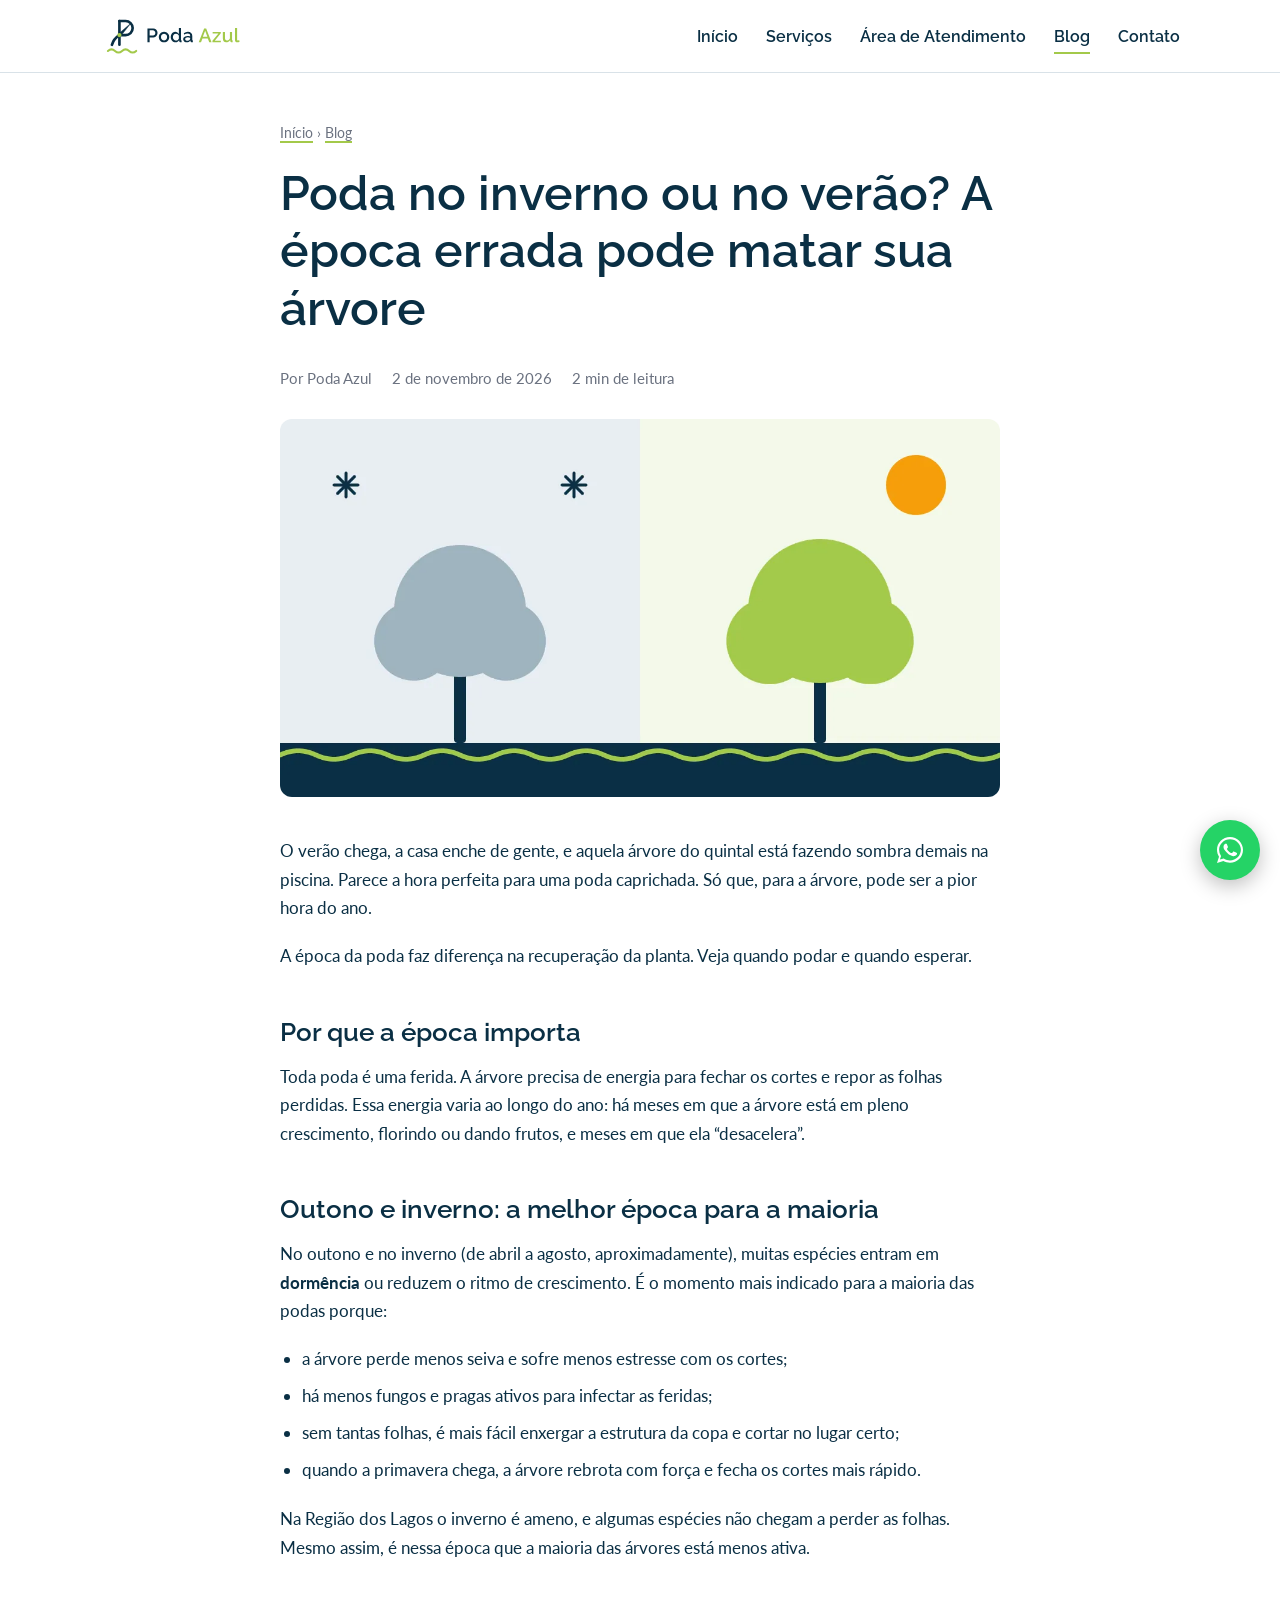
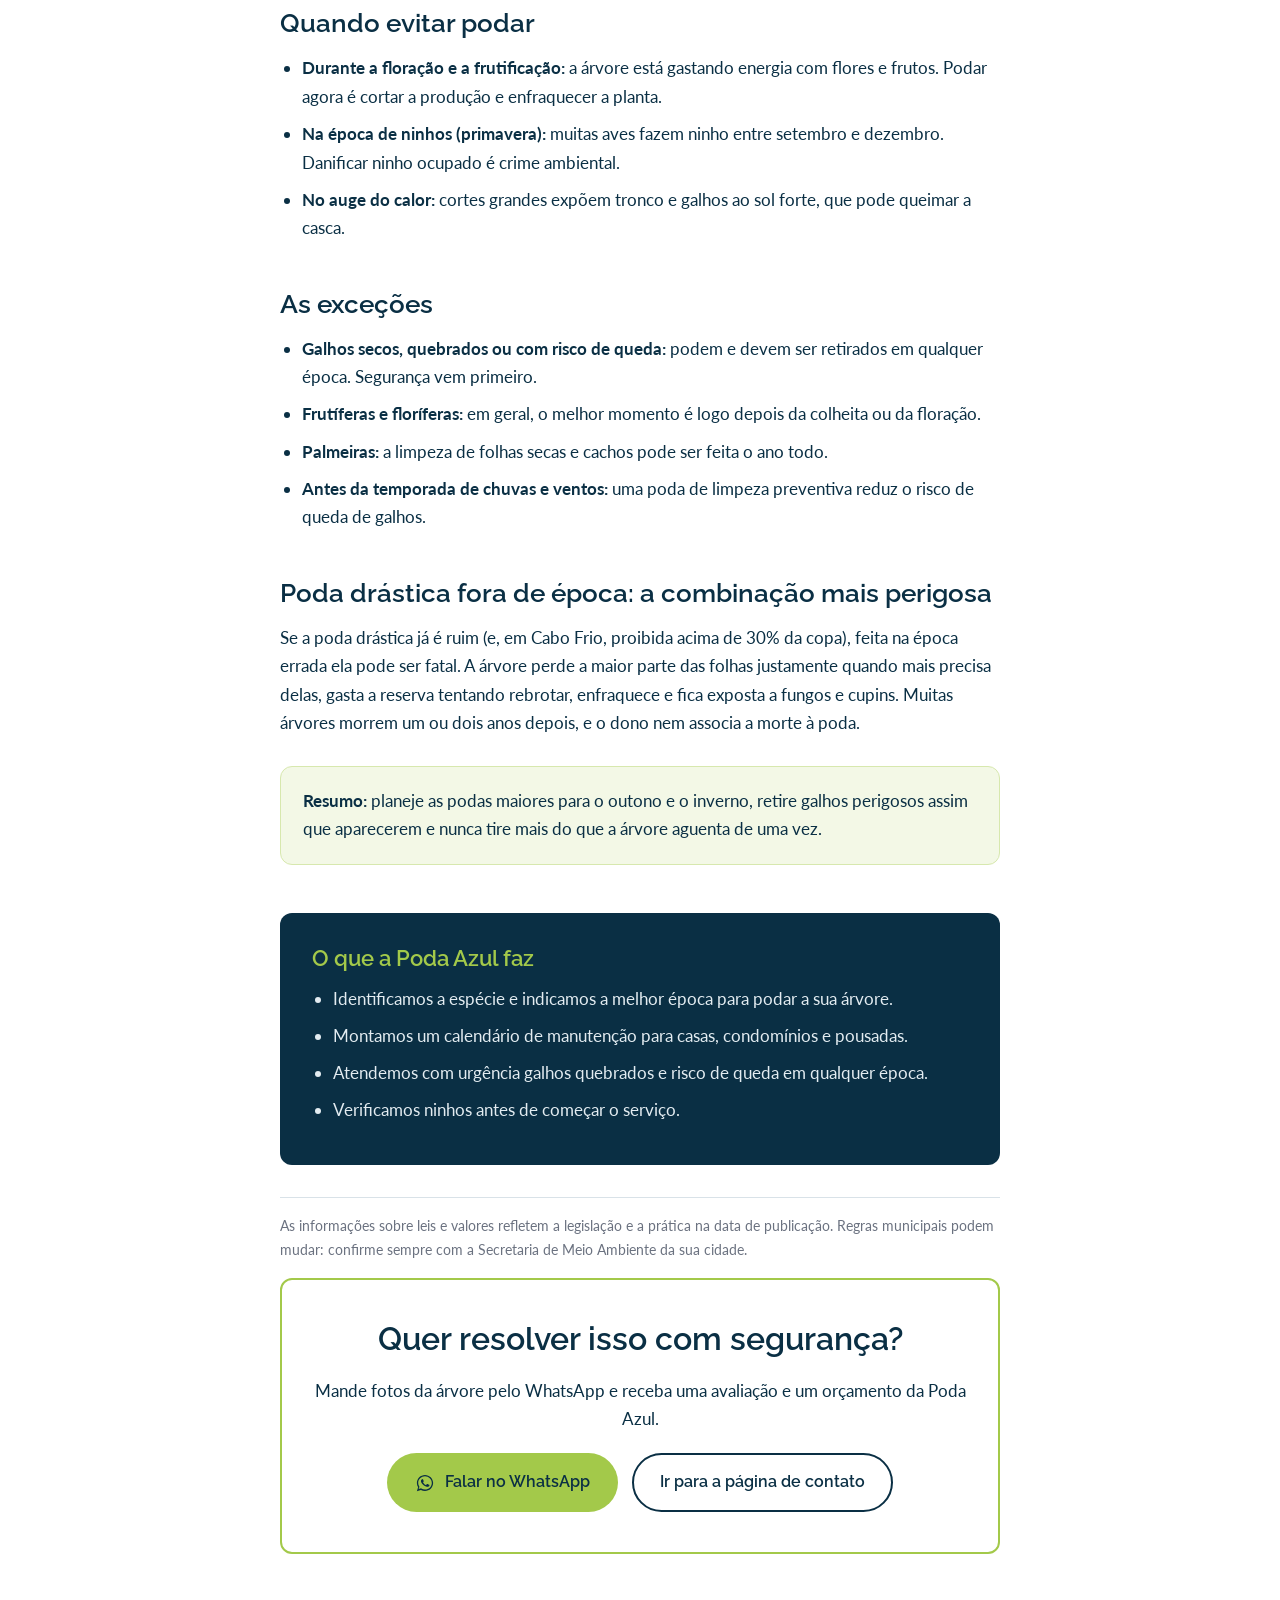
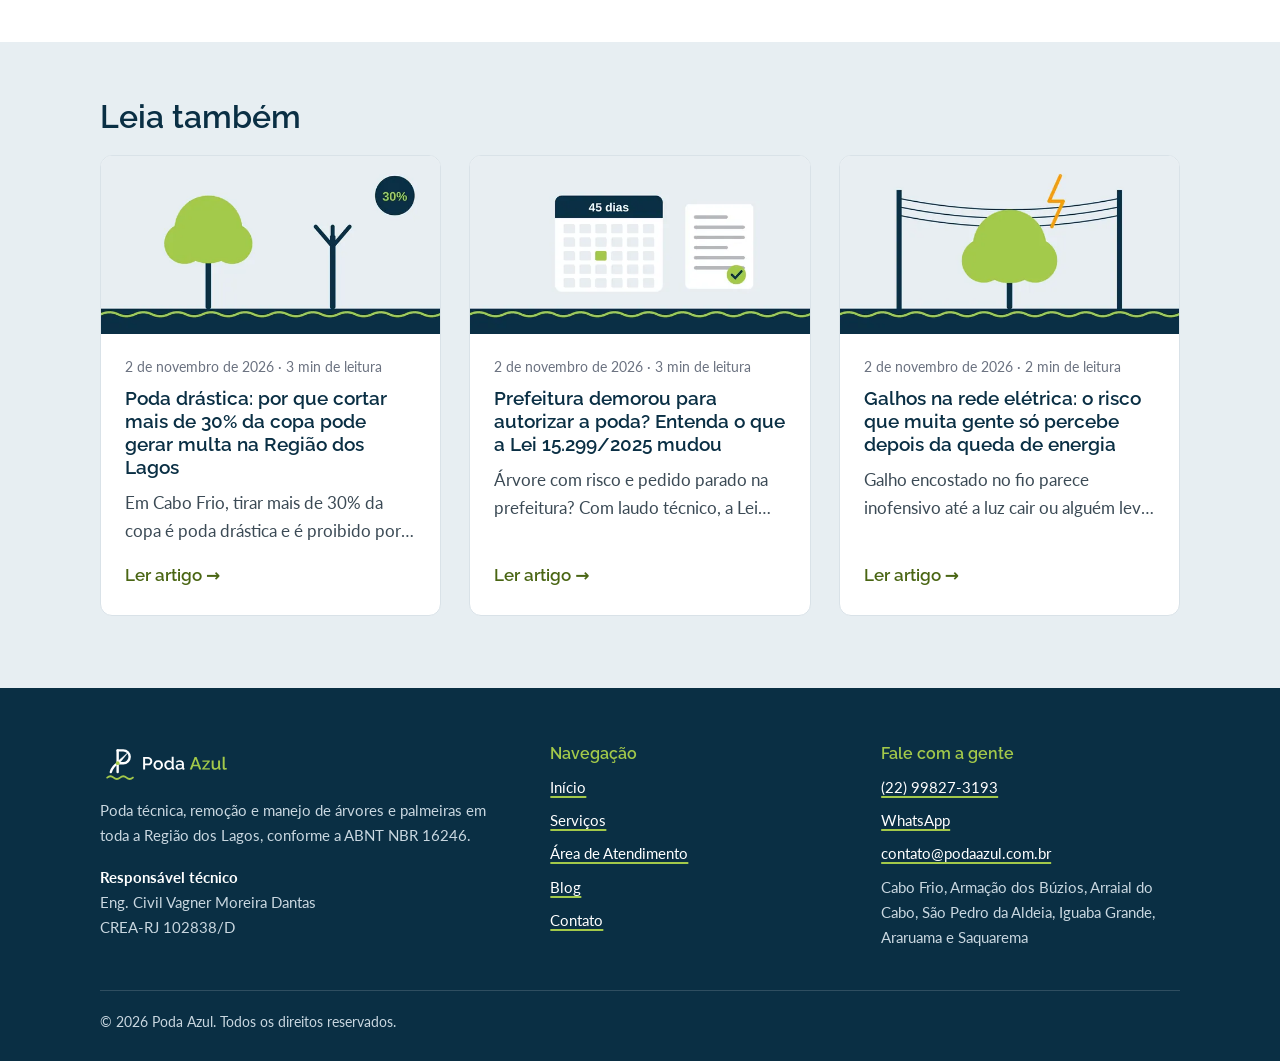
<file: artigo-6.html>
<!doctype html>
<html lang="pt-BR">
<head>
<meta charset="utf-8">
<meta name="viewport" content="width=device-width, initial-scale=1">
<title>Melhor época para podar árvore na Região dos Lagos: inverno ou verão? | Poda Azul</title>
<meta name="description" content="Qual a melhor época para podar árvore na Região dos Lagos? Entenda por que outono e inverno são indicados, quando evitar podar e o perigo da poda drástica fora de época.">
<link rel="canonical" href="https://www.podaazul.com.br/artigo-6.html">
<meta name="theme-color" content="#0A2F44">
<meta property="og:type" content="article">
<meta property="og:locale" content="pt_BR">
<meta property="og:site_name" content="Poda Azul">
<meta property="og:title" content="Melhor época para podar árvore na Região dos Lagos: inverno ou verão? | Poda Azul">
<meta property="og:description" content="Qual a melhor época para podar árvore na Região dos Lagos? Entenda por que outono e inverno são indicados, quando evitar podar e o perigo da poda drástica fora de época.">
<meta property="og:url" content="https://www.podaazul.com.br/artigo-6.html">
<meta property="og:image" content="https://www.podaazul.com.br/assets/blog/epoca.webp">
<link rel="icon" href="assets/img/favicon.svg" type="image/svg+xml">
<link rel="apple-touch-icon" href="assets/img/apple-touch-icon.png">
<link rel="preconnect" href="https://fonts.googleapis.com">
<link rel="preconnect" href="https://fonts.gstatic.com" crossorigin>
<link rel="stylesheet" href="https://fonts.googleapis.com/css2?family=Lato:wght@400;700&family=Raleway:wght@600;700&display=swap" media="print" onload="this.media='all'">
<noscript><link rel="stylesheet" href="https://fonts.googleapis.com/css2?family=Lato:wght@400;700&family=Raleway:wght@600;700&display=swap"></noscript>
<link rel="stylesheet" href="assets/css/style.css">
<script src="assets/js/main.js" defer></script>
</head>
<body>
<a class="pular" href="#conteudo">Pular para o conteúdo</a>
<header class="topo">
  <div class="container">
    <a class="marca" href="index.html" aria-label="Poda Azul — página inicial"><img src="assets/img/logo.svg" alt="Poda Azul" width="143" height="44"></a>
    <button class="menu-botao" aria-label="Abrir menu" aria-expanded="false" aria-controls="menu"><span></span><span></span><span></span></button>
    <nav aria-label="Principal"><ul class="menu" id="menu"><li><a href="index.html">Início</a></li><li><a href="servicos.html">Serviços</a></li><li><a href="atendimento.html">Área de Atendimento</a></li><li><a href="blog.html" aria-current="page">Blog</a></li><li><a href="contato.html">Contato</a></li></ul></nav>
  </div>
</header>
<main id="conteudo">

<article>
<div class="container estreito artigo-topo">
  <nav class="migalhas" aria-label="Você está em"><a href="index.html">Início</a> › <a href="blog.html">Blog</a></nav>
  <h1>Poda no inverno ou no verão? A época errada pode matar sua árvore</h1>
  <div class="artigo-meta"><span>Por Poda Azul</span><time datetime="2026-11-02">2 de novembro de 2026</time><span>2 min de leitura</span></div>
  <img class="artigo-capa" src="assets/blog/epoca.webp" srcset="assets/blog/epoca-600.webp 600w, assets/blog/epoca.webp 1200w" sizes="(max-width: 800px) 100vw, 720px" width="1200" height="630" alt="Ilustração: a mesma árvore no inverno, com copa acinzentada, e no verão, com copa verde e sol" fetchpriority="high">
  <div class="artigo">
    
<p>O verão chega, a casa enche de gente, e aquela árvore do quintal está fazendo sombra demais na piscina. Parece a hora perfeita para uma poda caprichada. Só que, para a árvore, pode ser a pior hora do ano.</p>
<p>A época da poda faz diferença na recuperação da planta. Veja quando podar e quando esperar.</p>

<h2>Por que a época importa</h2>
<p>Toda poda é uma ferida. A árvore precisa de energia para fechar os cortes e repor as folhas perdidas. Essa energia varia ao longo do ano: há meses em que a árvore está em pleno crescimento, florindo ou dando frutos, e meses em que ela “desacelera”.</p>

<h2>Outono e inverno: a melhor época para a maioria</h2>
<p>No outono e no inverno (de abril a agosto, aproximadamente), muitas espécies entram em <strong>dormência</strong> ou reduzem o ritmo de crescimento. É o momento mais indicado para a maioria das podas porque:</p>
<ul>
<li>a árvore perde menos seiva e sofre menos estresse com os cortes;</li>
<li>há menos fungos e pragas ativos para infectar as feridas;</li>
<li>sem tantas folhas, é mais fácil enxergar a estrutura da copa e cortar no lugar certo;</li>
<li>quando a primavera chega, a árvore rebrota com força e fecha os cortes mais rápido.</li>
</ul>
<p>Na Região dos Lagos o inverno é ameno, e algumas espécies não chegam a perder as folhas. Mesmo assim, é nessa época que a maioria das árvores está menos ativa.</p>

<h2>Quando evitar podar</h2>
<ul>
<li><strong>Durante a floração e a frutificação:</strong> a árvore está gastando energia com flores e frutos. Podar agora é cortar a produção e enfraquecer a planta.</li>
<li><strong>Na época de ninhos (primavera):</strong> muitas aves fazem ninho entre setembro e dezembro. Danificar ninho ocupado é crime ambiental.</li>
<li><strong>No auge do calor:</strong> cortes grandes expõem tronco e galhos ao sol forte, que pode queimar a casca.</li>
</ul>

<h2>As exceções</h2>
<ul>
<li><strong>Galhos secos, quebrados ou com risco de queda:</strong> podem e devem ser retirados em qualquer época. Segurança vem primeiro.</li>
<li><strong>Frutíferas e floríferas:</strong> em geral, o melhor momento é logo depois da colheita ou da floração.</li>
<li><strong>Palmeiras:</strong> a limpeza de folhas secas e cachos pode ser feita o ano todo.</li>
<li><strong>Antes da temporada de chuvas e ventos:</strong> uma poda de limpeza preventiva reduz o risco de queda de galhos.</li>
</ul>

<h2>Poda drástica fora de época: a combinação mais perigosa</h2>
<p>Se a poda drástica já é ruim (e, em Cabo Frio, proibida acima de 30% da copa), feita na época errada ela pode ser fatal. A árvore perde a maior parte das folhas justamente quando mais precisa delas, gasta a reserva tentando rebrotar, enfraquece e fica exposta a fungos e cupins. Muitas árvores morrem um ou dois anos depois, e o dono nem associa a morte à poda.</p>
<div class="destaque"><p><strong>Resumo:</strong> planeje as podas maiores para o outono e o inverno, retire galhos perigosos assim que aparecerem e nunca tire mais do que a árvore aguenta de uma vez.</p></div>

    <aside class="box-poda" aria-labelledby="box-5">
      <h2 id="box-5">O que a Poda Azul faz</h2>
      <ul><li>Identificamos a espécie e indicamos a melhor época para podar a sua árvore.</li><li>Montamos um calendário de manutenção para casas, condomínios e pousadas.</li><li>Atendemos com urgência galhos quebrados e risco de queda em qualquer época.</li><li>Verificamos ninhos antes de começar o serviço.</li></ul>
    </aside>
    
    <p class="aviso-juridico">As informações sobre leis e valores refletem a legislação e a prática na data de publicação. Regras municipais podem mudar: confirme sempre com a Secretaria de Meio Ambiente da sua cidade.</p>
  </div>
  <div class="cta-final">
    <h2>Quer resolver isso com segurança?</h2>
    <p>Mande fotos da árvore pelo WhatsApp e receba uma avaliação e um orçamento da Poda Azul.</p>
    <div class="acoes">
      <a class="botao botao-verde" href="https://wa.me/5522998273193?text=Ol%C3%A1%2C%20vim%20pelo%20blog%20da%20Poda%20Azul%20e%20gostaria%20de%20um%20or%C3%A7amento" target="_blank" rel="noopener"><svg viewBox="0 0 32 32" aria-hidden="true"><path fill="currentColor" d="M16 3C8.8 3 3 8.7 3 15.8c0 2.5.7 4.9 2 7L3 29l6.4-2c2 1.1 4.3 1.7 6.6 1.7 7.2 0 13-5.7 13-12.8S23.2 3 16 3zm0 23.4c-2.1 0-4.1-.6-5.9-1.7l-.4-.3-3.8 1.2 1.2-3.7-.3-.4a10.4 10.4 0 0 1-1.7-5.7C5.1 10 10 5.2 16 5.2S26.9 10 26.9 15.8 22 26.4 16 26.4zm6-7.8c-.3-.2-1.9-1-2.2-1.1-.3-.1-.5-.2-.7.2-.2.3-.8 1-1 1.2-.2.2-.4.2-.7.1-.3-.2-1.4-.5-2.6-1.6-1-.9-1.6-1.9-1.8-2.2-.2-.3 0-.5.1-.7l.5-.6c.2-.2.2-.3.3-.6.1-.2 0-.4 0-.6l-1-2.4c-.3-.6-.5-.5-.7-.5h-.6c-.2 0-.6.1-.9.4-.3.3-1.2 1.1-1.2 2.7s1.2 3.2 1.4 3.4c.2.2 2.4 3.6 5.7 5 .8.3 1.4.5 1.9.7.8.3 1.5.2 2.1.1.6-.1 1.9-.8 2.2-1.5.3-.7.3-1.4.2-1.5-.1-.2-.3-.3-.6-.4z"/></svg> Falar no WhatsApp</a>
      <a class="botao botao-contorno" href="contato.html">Ir para a página de contato</a>
    </div>
  </div>
</div>
</article>
<section class="relacionados"><div class="container">
  <h2 style="margin-top:0">Leia também</h2>
  <div class="cards"><article class="card">
  <img src="assets/blog/poda-drastica-600.webp" width="600" height="315" alt="Ilustração: árvore com copa saudável ao lado de árvore com copa cortada quase inteira" loading="lazy">
  <div class="card-corpo">
    <div class="card-meta"><time datetime="2026-11-02">2 de novembro de 2026</time> · 3 min de leitura</div>
    <h2><a href="artigo-1.html">Poda drástica: por que cortar mais de 30% da copa pode gerar multa na Região dos Lagos</a></h2>
    <p>Em Cabo Frio, tirar mais de 30% da copa é poda drástica e é proibido por lei. Entenda as multas e por que a árvore sofre.</p>
    <span class="ler" aria-hidden="true">Ler artigo →</span>
  </div>
</article><article class="card">
  <img src="assets/blog/lei-45-dias-600.webp" width="600" height="315" alt="Ilustração: calendário marcando 45 dias ao lado de um laudo técnico aprovado" loading="lazy">
  <div class="card-corpo">
    <div class="card-meta"><time datetime="2026-11-02">2 de novembro de 2026</time> · 3 min de leitura</div>
    <h2><a href="artigo-2.html">Prefeitura demorou para autorizar a poda? Entenda o que a Lei 15.299/2025 mudou</a></h2>
    <p>Árvore com risco e pedido parado na prefeitura? Com laudo técnico, a Lei 15.299/2025 permite agir após 45 dias sem resposta.</p>
    <span class="ler" aria-hidden="true">Ler artigo →</span>
  </div>
</article><article class="card">
  <img src="assets/blog/rede-eletrica-600.webp" width="600" height="315" alt="Ilustração: copa de árvore encostando nos fios entre dois postes, com um raio indicando curto-circuito" loading="lazy">
  <div class="card-corpo">
    <div class="card-meta"><time datetime="2026-11-02">2 de novembro de 2026</time> · 2 min de leitura</div>
    <h2><a href="artigo-3.html">Galhos na rede elétrica: o risco que muita gente só percebe depois da queda de energia</a></h2>
    <p>Galho encostado no fio parece inofensivo até a luz cair ou alguém levar um choque. Veja os riscos e o jeito seguro de resolver.</p>
    <span class="ler" aria-hidden="true">Ler artigo →</span>
  </div>
</article></div>
</div></section>
</main>
<footer class="rodape">
  <div class="container">
    <div class="rodape-grade">
      <div>
        <img src="assets/img/logo-negativo.svg" alt="Poda Azul" width="130" height="40" loading="lazy">
        <p>Poda técnica, remoção e manejo de árvores e palmeiras em toda a Região dos Lagos, conforme a ABNT NBR 16246.</p>
        <p><strong style="color:#fff">Responsável técnico</strong><br>Eng. Civil Vagner Moreira Dantas<br>CREA-RJ 102838/D</p>
      </div>
      <div>
        <h2>Navegação</h2>
        <ul><li><a href="index.html">Início</a></li><li><a href="servicos.html">Serviços</a></li><li><a href="atendimento.html">Área de Atendimento</a></li><li><a href="blog.html">Blog</a></li><li><a href="contato.html">Contato</a></li></ul>
      </div>
      <div>
        <h2>Fale com a gente</h2>
        <ul>
          <li><a href="tel:+5522998273193">(22) 99827-3193</a></li>
          <li><a href="https://wa.me/5522998273193?text=Ol%C3%A1%2C%20vim%20pelo%20blog%20da%20Poda%20Azul%20e%20gostaria%20de%20um%20or%C3%A7amento" target="_blank" rel="noopener">WhatsApp</a></li>
          <li><a href="mailto:contato@podaazul.com.br">contato@podaazul.com.br</a></li>
          <li>Cabo Frio, Armação dos Búzios, Arraial do Cabo, São Pedro da Aldeia, Iguaba Grande, Araruama e Saquarema</li>
        </ul>
      </div>
    </div>
    <div class="rodape-base">© <span id="ano">2026</span> Poda Azul. Todos os direitos reservados.</div>
  </div>
  <script type="application/ld+json">{"@context": "https://schema.org", "@type": "LocalBusiness", "@id": "https://www.podaazul.com.br/#empresa", "name": "Poda Azul", "description": "Poda técnica, remoção e manejo de árvores e palmeiras na Região dos Lagos (RJ), conforme a ABNT NBR 16246.", "url": "https://www.podaazul.com.br/", "telephone": "+55-22-99827-3193", "email": "contato@podaazul.com.br", "image": "https://www.podaazul.com.br/assets/img/logo.svg", "logo": "https://www.podaazul.com.br/assets/img/logo.svg", "priceRange": "R$ 150 – R$ 1.500", "areaServed": [{"@type": "City", "name": "Cabo Frio", "containedInPlace": {"@type": "State", "name": "Rio de Janeiro"}}, {"@type": "City", "name": "Armação dos Búzios", "containedInPlace": {"@type": "State", "name": "Rio de Janeiro"}}, {"@type": "City", "name": "Arraial do Cabo", "containedInPlace": {"@type": "State", "name": "Rio de Janeiro"}}, {"@type": "City", "name": "São Pedro da Aldeia", "containedInPlace": {"@type": "State", "name": "Rio de Janeiro"}}, {"@type": "City", "name": "Iguaba Grande", "containedInPlace": {"@type": "State", "name": "Rio de Janeiro"}}, {"@type": "City", "name": "Araruama", "containedInPlace": {"@type": "State", "name": "Rio de Janeiro"}}, {"@type": "City", "name": "Saquarema", "containedInPlace": {"@type": "State", "name": "Rio de Janeiro"}}], "address": {"@type": "PostalAddress", "addressRegion": "RJ", "addressCountry": "BR"}, "employee": {"@type": "Person", "name": "Vagner Moreira Dantas", "jobTitle": "Engenheiro Civil — Responsável Técnico", "hasCredential": {"@type": "EducationalOccupationalCredential", "credentialCategory": "Registro profissional", "name": "CREA-RJ 102838/D", "recognizedBy": {"@type": "Organization", "name": "CREA-RJ"}}}, "contactPoint": {"@type": "ContactPoint", "telephone": "+55-22-99827-3193", "email": "contato@podaazul.com.br", "contactType": "customer service", "availableLanguage": "Portuguese"}}</script><script type="application/ld+json">{"@context": "https://schema.org", "@type": "Article", "headline": "Poda no inverno ou no verão? A época errada pode matar sua árvore", "description": "Qual a melhor época para podar árvore na Região dos Lagos? Entenda por que outono e inverno são indicados, quando evitar podar e o perigo da poda drástica fora de época.", "image": "https://www.podaazul.com.br/assets/blog/epoca.webp", "datePublished": "2026-11-02", "dateModified": "2026-11-02", "inLanguage": "pt-BR", "mainEntityOfPage": "https://www.podaazul.com.br/artigo-6.html", "author": {"@type": "Organization", "name": "Poda Azul", "url": "https://www.podaazul.com.br/"}, "publisher": {"@type": "Organization", "name": "Poda Azul", "logo": {"@type": "ImageObject", "url": "https://www.podaazul.com.br/assets/img/logo.svg"}}, "about": {"@id": "https://www.podaazul.com.br/#empresa"}}</script>
</footer>
<a class="whats-flutuante" href="https://wa.me/5522998273193?text=Ol%C3%A1%2C%20vim%20pelo%20blog%20da%20Poda%20Azul%20e%20gostaria%20de%20um%20or%C3%A7amento" target="_blank" rel="noopener" aria-label="Falar com a Poda Azul pelo WhatsApp" style="color:#fff"><svg viewBox="0 0 32 32" aria-hidden="true"><path fill="currentColor" d="M16 3C8.8 3 3 8.7 3 15.8c0 2.5.7 4.9 2 7L3 29l6.4-2c2 1.1 4.3 1.7 6.6 1.7 7.2 0 13-5.7 13-12.8S23.2 3 16 3zm0 23.4c-2.1 0-4.1-.6-5.9-1.7l-.4-.3-3.8 1.2 1.2-3.7-.3-.4a10.4 10.4 0 0 1-1.7-5.7C5.1 10 10 5.2 16 5.2S26.9 10 26.9 15.8 22 26.4 16 26.4zm6-7.8c-.3-.2-1.9-1-2.2-1.1-.3-.1-.5-.2-.7.2-.2.3-.8 1-1 1.2-.2.2-.4.2-.7.1-.3-.2-1.4-.5-2.6-1.6-1-.9-1.6-1.9-1.8-2.2-.2-.3 0-.5.1-.7l.5-.6c.2-.2.2-.3.3-.6.1-.2 0-.4 0-.6l-1-2.4c-.3-.6-.5-.5-.7-.5h-.6c-.2 0-.6.1-.9.4-.3.3-1.2 1.1-1.2 2.7s1.2 3.2 1.4 3.4c.2.2 2.4 3.6 5.7 5 .8.3 1.4.5 1.9.7.8.3 1.5.2 2.1.1.6-.1 1.9-.8 2.2-1.5.3-.7.3-1.4.2-1.5-.1-.2-.3-.3-.6-.4z"/></svg></a>
</body>
</html>
</file>
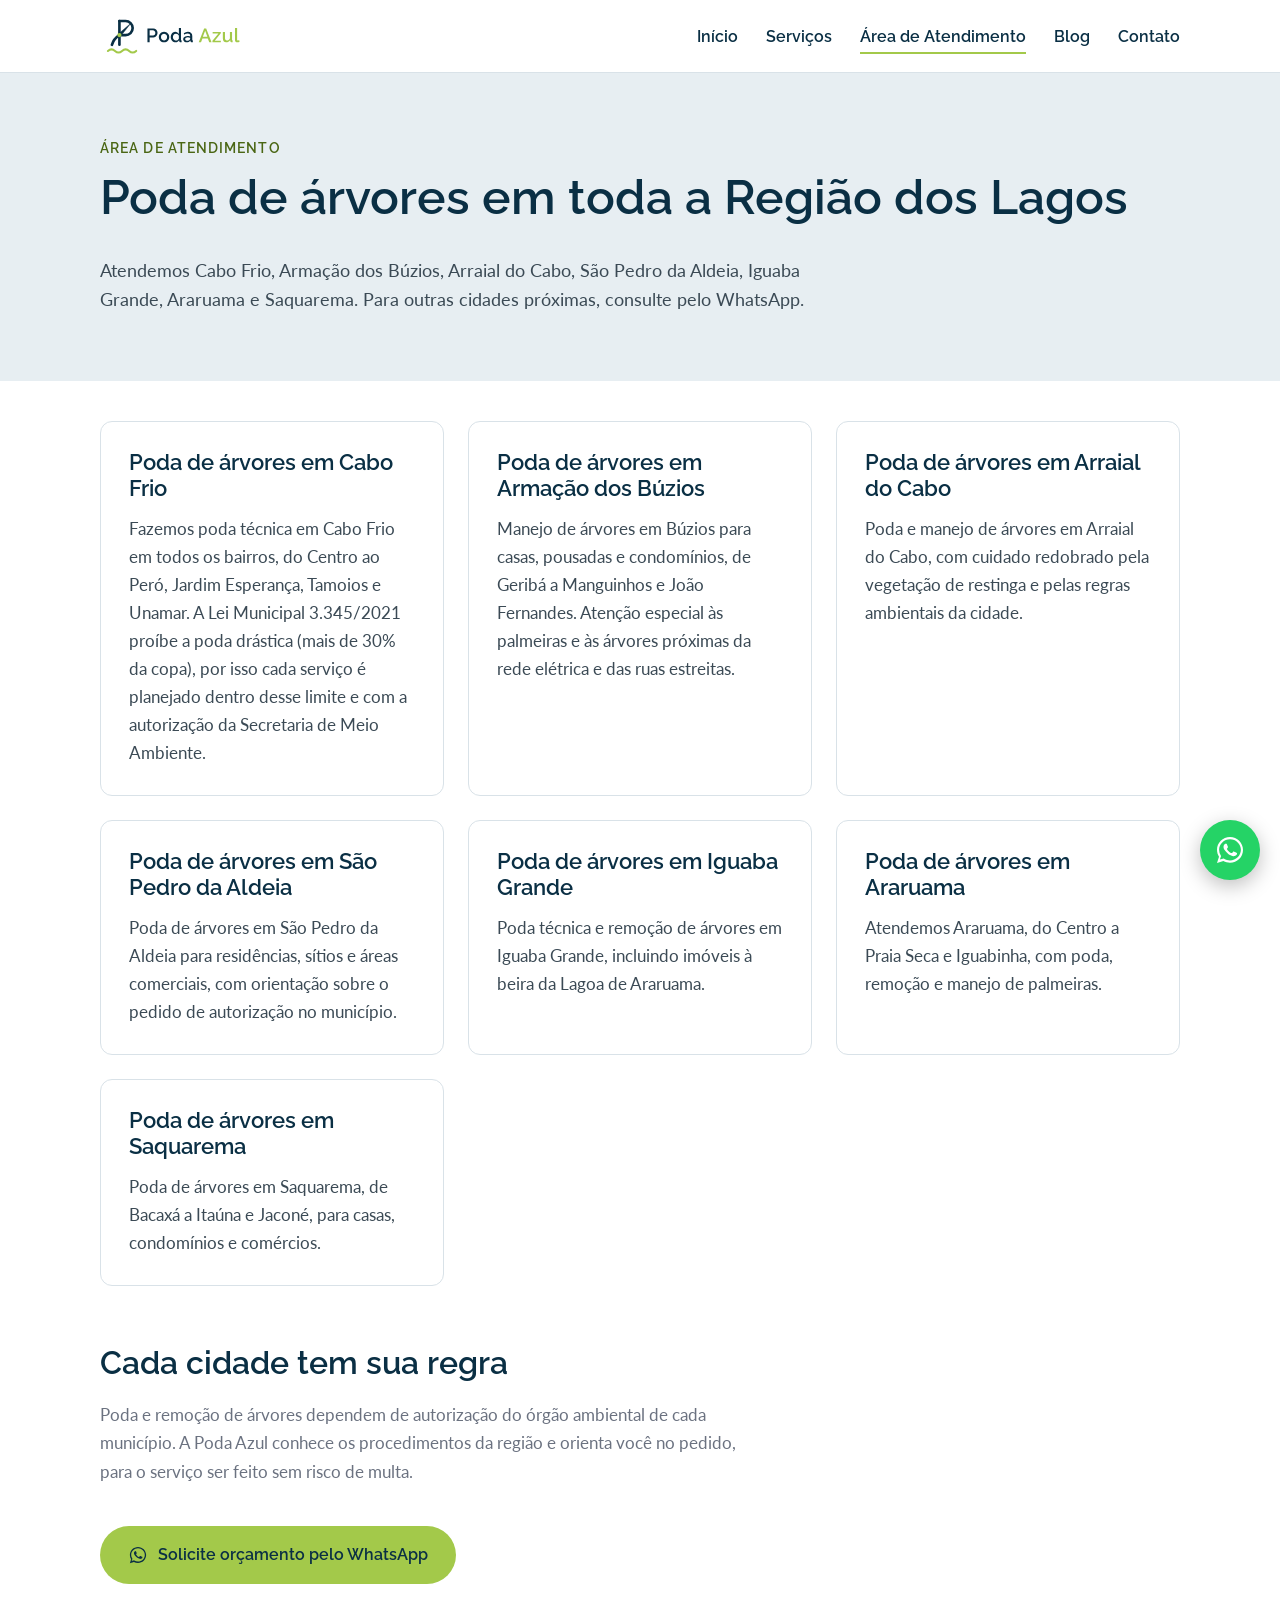
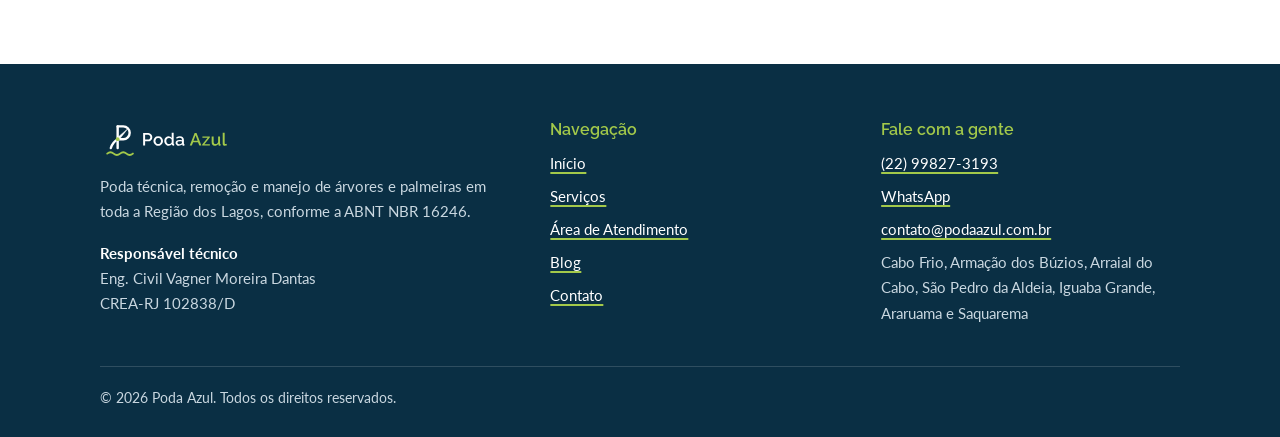
<file: atendimento.html>
<!doctype html>
<html lang="pt-BR">
<head>
<meta charset="utf-8">
<meta name="viewport" content="width=device-width, initial-scale=1">
<title>Área de atendimento: poda de árvores em Cabo Frio, Búzios e Região dos Lagos | Poda Azul</title>
<meta name="description" content="Poda de árvores na Região dos Lagos: Cabo Frio, Armação dos Búzios, Arraial do Cabo, São Pedro da Aldeia, Iguaba Grande, Araruama e Saquarema. Manejo de árvores em Búzios.">
<link rel="canonical" href="https://www.podaazul.com.br/atendimento.html">
<meta name="theme-color" content="#0A2F44">
<meta property="og:type" content="website">
<meta property="og:locale" content="pt_BR">
<meta property="og:site_name" content="Poda Azul">
<meta property="og:title" content="Área de atendimento: poda de árvores em Cabo Frio, Búzios e Região dos Lagos | Poda Azul">
<meta property="og:description" content="Poda de árvores na Região dos Lagos: Cabo Frio, Armação dos Búzios, Arraial do Cabo, São Pedro da Aldeia, Iguaba Grande, Araruama e Saquarema. Manejo de árvores em Búzios.">
<meta property="og:url" content="https://www.podaazul.com.br/atendimento.html">
<meta property="og:image" content="https://www.podaazul.com.br/assets/img/hero.webp">
<link rel="icon" href="assets/img/favicon.svg" type="image/svg+xml">
<link rel="apple-touch-icon" href="assets/img/apple-touch-icon.png">
<link rel="preconnect" href="https://fonts.googleapis.com">
<link rel="preconnect" href="https://fonts.gstatic.com" crossorigin>
<link rel="stylesheet" href="https://fonts.googleapis.com/css2?family=Lato:wght@400;700&family=Raleway:wght@600;700&display=swap" media="print" onload="this.media='all'">
<noscript><link rel="stylesheet" href="https://fonts.googleapis.com/css2?family=Lato:wght@400;700&family=Raleway:wght@600;700&display=swap"></noscript>
<link rel="stylesheet" href="assets/css/style.css">
<script src="assets/js/main.js" defer></script>
</head>
<body>
<a class="pular" href="#conteudo">Pular para o conteúdo</a>
<header class="topo">
  <div class="container">
    <a class="marca" href="index.html" aria-label="Poda Azul — página inicial"><img src="assets/img/logo.svg" alt="Poda Azul" width="143" height="44"></a>
    <button class="menu-botao" aria-label="Abrir menu" aria-expanded="false" aria-controls="menu"><span></span><span></span><span></span></button>
    <nav aria-label="Principal"><ul class="menu" id="menu"><li><a href="index.html">Início</a></li><li><a href="servicos.html">Serviços</a></li><li><a href="atendimento.html" aria-current="page">Área de Atendimento</a></li><li><a href="blog.html">Blog</a></li><li><a href="contato.html">Contato</a></li></ul></nav>
  </div>
</header>
<main id="conteudo">

<section class="blog-topo"><div class="container">
  <span class="rotulo">Área de atendimento</span>
  <h1>Poda de árvores em toda a Região dos Lagos</h1>
  <p>Atendemos Cabo Frio, Armação dos Búzios, Arraial do Cabo, São Pedro da Aldeia, Iguaba Grande, Araruama e Saquarema. Para outras cidades próximas, consulte pelo WhatsApp.</p>
</div></section>
<section class="secao" style="padding-top:40px"><div class="container">
  <div class="cidades"><article class="cartao cidade"><h2>Poda de árvores em Cabo Frio</h2><p>Fazemos poda técnica em Cabo Frio em todos os bairros, do Centro ao Peró, Jardim Esperança, Tamoios e Unamar. A Lei Municipal 3.345/2021 proíbe a poda drástica (mais de 30% da copa), por isso cada serviço é planejado dentro desse limite e com a autorização da Secretaria de Meio Ambiente.</p></article><article class="cartao cidade"><h2>Poda de árvores em Armação dos Búzios</h2><p>Manejo de árvores em Búzios para casas, pousadas e condomínios, de Geribá a Manguinhos e João Fernandes. Atenção especial às palmeiras e às árvores próximas da rede elétrica e das ruas estreitas.</p></article><article class="cartao cidade"><h2>Poda de árvores em Arraial do Cabo</h2><p>Poda e manejo de árvores em Arraial do Cabo, com cuidado redobrado pela vegetação de restinga e pelas regras ambientais da cidade.</p></article><article class="cartao cidade"><h2>Poda de árvores em São Pedro da Aldeia</h2><p>Poda de árvores em São Pedro da Aldeia para residências, sítios e áreas comerciais, com orientação sobre o pedido de autorização no município.</p></article><article class="cartao cidade"><h2>Poda de árvores em Iguaba Grande</h2><p>Poda técnica e remoção de árvores em Iguaba Grande, incluindo imóveis à beira da Lagoa de Araruama.</p></article><article class="cartao cidade"><h2>Poda de árvores em Araruama</h2><p>Atendemos Araruama, do Centro a Praia Seca e Iguabinha, com poda, remoção e manejo de palmeiras.</p></article><article class="cartao cidade"><h2>Poda de árvores em Saquarema</h2><p>Poda de árvores em Saquarema, de Bacaxá a Itaúna e Jaconé, para casas, condomínios e comércios.</p></article></div>
  <div class="secao-cabeca" style="margin-top:56px">
    <h2>Cada cidade tem sua regra</h2>
    <p>Poda e remoção de árvores dependem de autorização do órgão ambiental de cada município. A Poda Azul conhece os procedimentos da região e orienta você no pedido, para o serviço ser feito sem risco de multa.</p>
  </div>
  <a class="botao botao-verde" href="https://wa.me/5522998273193?text=Ol%C3%A1%2C%20gostaria%20de%20um%20or%C3%A7amento%20para%20poda%20de%20%C3%A1rvores" target="_blank" rel="noopener"><svg viewBox="0 0 32 32" aria-hidden="true"><path fill="currentColor" d="M16 3C8.8 3 3 8.7 3 15.8c0 2.5.7 4.9 2 7L3 29l6.4-2c2 1.1 4.3 1.7 6.6 1.7 7.2 0 13-5.7 13-12.8S23.2 3 16 3zm0 23.4c-2.1 0-4.1-.6-5.9-1.7l-.4-.3-3.8 1.2 1.2-3.7-.3-.4a10.4 10.4 0 0 1-1.7-5.7C5.1 10 10 5.2 16 5.2S26.9 10 26.9 15.8 22 26.4 16 26.4zm6-7.8c-.3-.2-1.9-1-2.2-1.1-.3-.1-.5-.2-.7.2-.2.3-.8 1-1 1.2-.2.2-.4.2-.7.1-.3-.2-1.4-.5-2.6-1.6-1-.9-1.6-1.9-1.8-2.2-.2-.3 0-.5.1-.7l.5-.6c.2-.2.2-.3.3-.6.1-.2 0-.4 0-.6l-1-2.4c-.3-.6-.5-.5-.7-.5h-.6c-.2 0-.6.1-.9.4-.3.3-1.2 1.1-1.2 2.7s1.2 3.2 1.4 3.4c.2.2 2.4 3.6 5.7 5 .8.3 1.4.5 1.9.7.8.3 1.5.2 2.1.1.6-.1 1.9-.8 2.2-1.5.3-.7.3-1.4.2-1.5-.1-.2-.3-.3-.6-.4z"/></svg> Solicite orçamento pelo WhatsApp</a>
</div></section>
</main>
<footer class="rodape">
  <div class="container">
    <div class="rodape-grade">
      <div>
        <img src="assets/img/logo-negativo.svg" alt="Poda Azul" width="130" height="40" loading="lazy">
        <p>Poda técnica, remoção e manejo de árvores e palmeiras em toda a Região dos Lagos, conforme a ABNT NBR 16246.</p>
        <p><strong style="color:#fff">Responsável técnico</strong><br>Eng. Civil Vagner Moreira Dantas<br>CREA-RJ 102838/D</p>
      </div>
      <div>
        <h2>Navegação</h2>
        <ul><li><a href="index.html">Início</a></li><li><a href="servicos.html">Serviços</a></li><li><a href="atendimento.html">Área de Atendimento</a></li><li><a href="blog.html">Blog</a></li><li><a href="contato.html">Contato</a></li></ul>
      </div>
      <div>
        <h2>Fale com a gente</h2>
        <ul>
          <li><a href="tel:+5522998273193">(22) 99827-3193</a></li>
          <li><a href="https://wa.me/5522998273193?text=Ol%C3%A1%2C%20gostaria%20de%20um%20or%C3%A7amento%20para%20poda%20de%20%C3%A1rvores" target="_blank" rel="noopener">WhatsApp</a></li>
          <li><a href="mailto:contato@podaazul.com.br">contato@podaazul.com.br</a></li>
          <li>Cabo Frio, Armação dos Búzios, Arraial do Cabo, São Pedro da Aldeia, Iguaba Grande, Araruama e Saquarema</li>
        </ul>
      </div>
    </div>
    <div class="rodape-base">© <span id="ano">2026</span> Poda Azul. Todos os direitos reservados.</div>
  </div>
  <script type="application/ld+json">{"@context": "https://schema.org", "@type": "LocalBusiness", "@id": "https://www.podaazul.com.br/#empresa", "name": "Poda Azul", "description": "Poda técnica, remoção e manejo de árvores e palmeiras na Região dos Lagos (RJ), conforme a ABNT NBR 16246.", "url": "https://www.podaazul.com.br/", "telephone": "+55-22-99827-3193", "email": "contato@podaazul.com.br", "image": "https://www.podaazul.com.br/assets/img/logo.svg", "logo": "https://www.podaazul.com.br/assets/img/logo.svg", "priceRange": "R$ 150 – R$ 1.500", "areaServed": [{"@type": "City", "name": "Cabo Frio", "containedInPlace": {"@type": "State", "name": "Rio de Janeiro"}}, {"@type": "City", "name": "Armação dos Búzios", "containedInPlace": {"@type": "State", "name": "Rio de Janeiro"}}, {"@type": "City", "name": "Arraial do Cabo", "containedInPlace": {"@type": "State", "name": "Rio de Janeiro"}}, {"@type": "City", "name": "São Pedro da Aldeia", "containedInPlace": {"@type": "State", "name": "Rio de Janeiro"}}, {"@type": "City", "name": "Iguaba Grande", "containedInPlace": {"@type": "State", "name": "Rio de Janeiro"}}, {"@type": "City", "name": "Araruama", "containedInPlace": {"@type": "State", "name": "Rio de Janeiro"}}, {"@type": "City", "name": "Saquarema", "containedInPlace": {"@type": "State", "name": "Rio de Janeiro"}}], "address": {"@type": "PostalAddress", "addressRegion": "RJ", "addressCountry": "BR"}, "employee": {"@type": "Person", "name": "Vagner Moreira Dantas", "jobTitle": "Engenheiro Civil — Responsável Técnico", "hasCredential": {"@type": "EducationalOccupationalCredential", "credentialCategory": "Registro profissional", "name": "CREA-RJ 102838/D", "recognizedBy": {"@type": "Organization", "name": "CREA-RJ"}}}, "contactPoint": {"@type": "ContactPoint", "telephone": "+55-22-99827-3193", "email": "contato@podaazul.com.br", "contactType": "customer service", "availableLanguage": "Portuguese"}}</script>
</footer>
<a class="whats-flutuante" href="https://wa.me/5522998273193?text=Ol%C3%A1%2C%20gostaria%20de%20um%20or%C3%A7amento%20para%20poda%20de%20%C3%A1rvores" target="_blank" rel="noopener" aria-label="Falar com a Poda Azul pelo WhatsApp" style="color:#fff"><svg viewBox="0 0 32 32" aria-hidden="true"><path fill="currentColor" d="M16 3C8.8 3 3 8.7 3 15.8c0 2.5.7 4.9 2 7L3 29l6.4-2c2 1.1 4.3 1.7 6.6 1.7 7.2 0 13-5.7 13-12.8S23.2 3 16 3zm0 23.4c-2.1 0-4.1-.6-5.9-1.7l-.4-.3-3.8 1.2 1.2-3.7-.3-.4a10.4 10.4 0 0 1-1.7-5.7C5.1 10 10 5.2 16 5.2S26.9 10 26.9 15.8 22 26.4 16 26.4zm6-7.8c-.3-.2-1.9-1-2.2-1.1-.3-.1-.5-.2-.7.2-.2.3-.8 1-1 1.2-.2.2-.4.2-.7.1-.3-.2-1.4-.5-2.6-1.6-1-.9-1.6-1.9-1.8-2.2-.2-.3 0-.5.1-.7l.5-.6c.2-.2.2-.3.3-.6.1-.2 0-.4 0-.6l-1-2.4c-.3-.6-.5-.5-.7-.5h-.6c-.2 0-.6.1-.9.4-.3.3-1.2 1.1-1.2 2.7s1.2 3.2 1.4 3.4c.2.2 2.4 3.6 5.7 5 .8.3 1.4.5 1.9.7.8.3 1.5.2 2.1.1.6-.1 1.9-.8 2.2-1.5.3-.7.3-1.4.2-1.5-.1-.2-.3-.3-.6-.4z"/></svg></a>
</body>
</html>
</file>
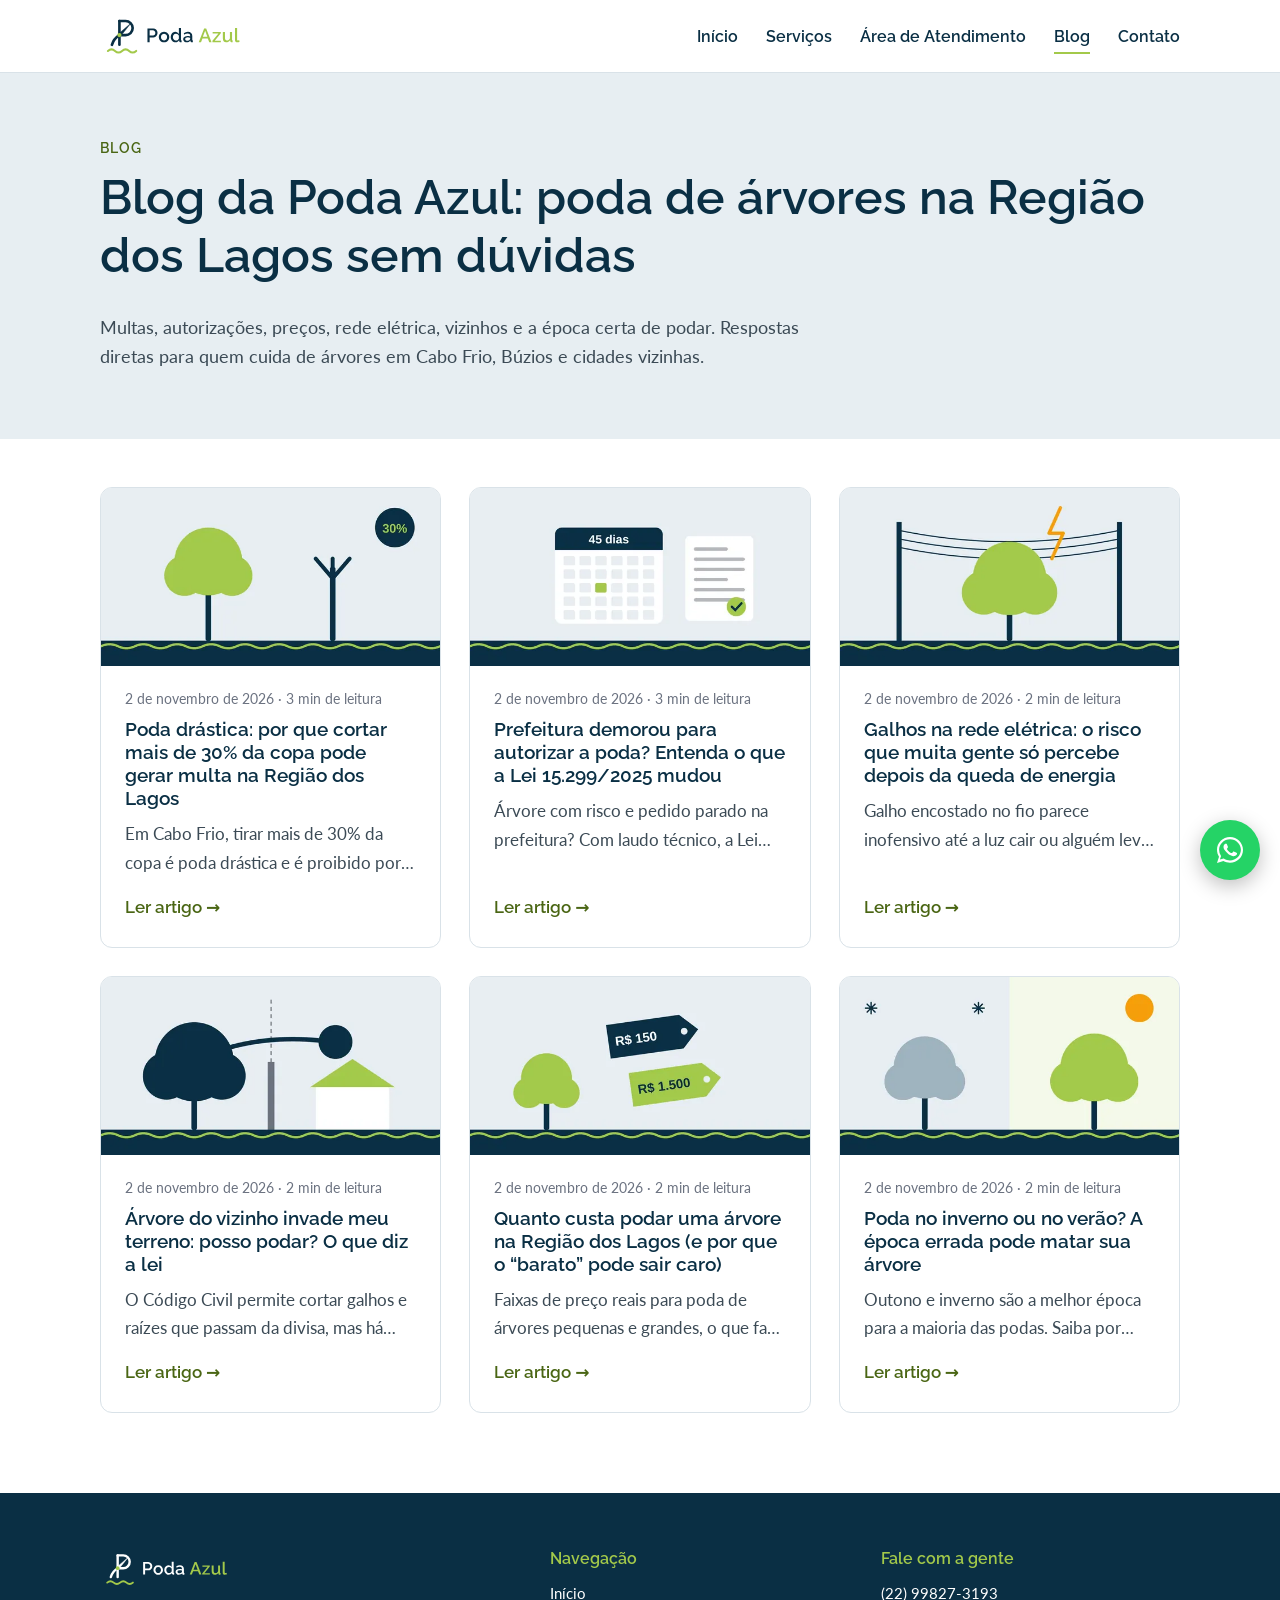
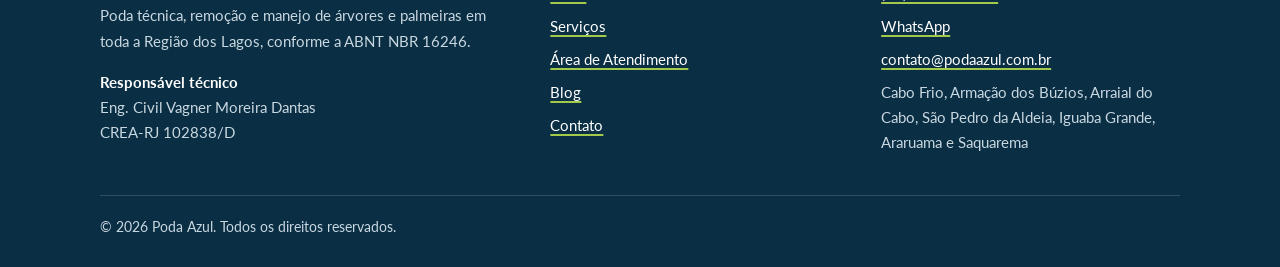
<file: blog.html>
<!doctype html>
<html lang="pt-BR">
<head>
<meta charset="utf-8">
<meta name="viewport" content="width=device-width, initial-scale=1">
<title>Blog sobre poda de árvores na Região dos Lagos | Poda Azul</title>
<meta name="description" content="Dicas e orientações sobre poda de árvores na Região dos Lagos: multa por poda drástica em Cabo Frio, autorização da prefeitura, preços, rede elétrica e época certa.">
<link rel="canonical" href="https://www.podaazul.com.br/blog.html">
<meta name="theme-color" content="#0A2F44">
<meta property="og:type" content="website">
<meta property="og:locale" content="pt_BR">
<meta property="og:site_name" content="Poda Azul">
<meta property="og:title" content="Blog sobre poda de árvores na Região dos Lagos | Poda Azul">
<meta property="og:description" content="Dicas e orientações sobre poda de árvores na Região dos Lagos: multa por poda drástica em Cabo Frio, autorização da prefeitura, preços, rede elétrica e época certa.">
<meta property="og:url" content="https://www.podaazul.com.br/blog.html">
<meta property="og:image" content="https://www.podaazul.com.br/assets/img/hero.webp">
<link rel="icon" href="assets/img/favicon.svg" type="image/svg+xml">
<link rel="apple-touch-icon" href="assets/img/apple-touch-icon.png">
<link rel="preconnect" href="https://fonts.googleapis.com">
<link rel="preconnect" href="https://fonts.gstatic.com" crossorigin>
<link rel="stylesheet" href="https://fonts.googleapis.com/css2?family=Lato:wght@400;700&family=Raleway:wght@600;700&display=swap" media="print" onload="this.media='all'">
<noscript><link rel="stylesheet" href="https://fonts.googleapis.com/css2?family=Lato:wght@400;700&family=Raleway:wght@600;700&display=swap"></noscript>
<link rel="stylesheet" href="assets/css/style.css">
<script src="assets/js/main.js" defer></script>
</head>
<body>
<a class="pular" href="#conteudo">Pular para o conteúdo</a>
<header class="topo">
  <div class="container">
    <a class="marca" href="index.html" aria-label="Poda Azul — página inicial"><img src="assets/img/logo.svg" alt="Poda Azul" width="143" height="44"></a>
    <button class="menu-botao" aria-label="Abrir menu" aria-expanded="false" aria-controls="menu"><span></span><span></span><span></span></button>
    <nav aria-label="Principal"><ul class="menu" id="menu"><li><a href="index.html">Início</a></li><li><a href="servicos.html">Serviços</a></li><li><a href="atendimento.html">Área de Atendimento</a></li><li><a href="blog.html" aria-current="page">Blog</a></li><li><a href="contato.html">Contato</a></li></ul></nav>
  </div>
</header>
<main id="conteudo">

<section class="blog-topo"><div class="container">
  <span class="rotulo">Blog</span>
  <h1>Blog da Poda Azul: poda de árvores na Região dos Lagos sem dúvidas</h1>
  <p>Multas, autorizações, preços, rede elétrica, vizinhos e a época certa de podar. Respostas diretas para quem cuida de árvores em Cabo Frio, Búzios e cidades vizinhas.</p>
</div></section>
<section class="secao" style="padding-top:48px"><div class="container"><div class="cards"><article class="card">
  <img src="assets/blog/poda-drastica-600.webp" width="600" height="315" alt="Ilustração: árvore com copa saudável ao lado de árvore com copa cortada quase inteira" loading="lazy">
  <div class="card-corpo">
    <div class="card-meta"><time datetime="2026-11-02">2 de novembro de 2026</time> · 3 min de leitura</div>
    <h2><a href="artigo-1.html">Poda drástica: por que cortar mais de 30% da copa pode gerar multa na Região dos Lagos</a></h2>
    <p>Em Cabo Frio, tirar mais de 30% da copa é poda drástica e é proibido por lei. Entenda as multas e por que a árvore sofre.</p>
    <span class="ler" aria-hidden="true">Ler artigo →</span>
  </div>
</article>
<article class="card">
  <img src="assets/blog/lei-45-dias-600.webp" width="600" height="315" alt="Ilustração: calendário marcando 45 dias ao lado de um laudo técnico aprovado" loading="lazy">
  <div class="card-corpo">
    <div class="card-meta"><time datetime="2026-11-02">2 de novembro de 2026</time> · 3 min de leitura</div>
    <h2><a href="artigo-2.html">Prefeitura demorou para autorizar a poda? Entenda o que a Lei 15.299/2025 mudou</a></h2>
    <p>Árvore com risco e pedido parado na prefeitura? Com laudo técnico, a Lei 15.299/2025 permite agir após 45 dias sem resposta.</p>
    <span class="ler" aria-hidden="true">Ler artigo →</span>
  </div>
</article>
<article class="card">
  <img src="assets/blog/rede-eletrica-600.webp" width="600" height="315" alt="Ilustração: copa de árvore encostando nos fios entre dois postes, com um raio indicando curto-circuito" loading="lazy">
  <div class="card-corpo">
    <div class="card-meta"><time datetime="2026-11-02">2 de novembro de 2026</time> · 2 min de leitura</div>
    <h2><a href="artigo-3.html">Galhos na rede elétrica: o risco que muita gente só percebe depois da queda de energia</a></h2>
    <p>Galho encostado no fio parece inofensivo até a luz cair ou alguém levar um choque. Veja os riscos e o jeito seguro de resolver.</p>
    <span class="ler" aria-hidden="true">Ler artigo →</span>
  </div>
</article>
<article class="card">
  <img src="assets/blog/vizinho-600.webp" width="600" height="315" alt="Ilustração: galho de árvore atravessando o muro de divisa sobre a casa vizinha" loading="lazy">
  <div class="card-corpo">
    <div class="card-meta"><time datetime="2026-11-02">2 de novembro de 2026</time> · 2 min de leitura</div>
    <h2><a href="artigo-4.html">Árvore do vizinho invade meu terreno: posso podar? O que diz a lei</a></h2>
    <p>O Código Civil permite cortar galhos e raízes que passam da divisa, mas há cuidados para não virar briga ou multa.</p>
    <span class="ler" aria-hidden="true">Ler artigo →</span>
  </div>
</article>
<article class="card">
  <img src="assets/blog/preco-600.webp" width="600" height="315" alt="Ilustração: etiquetas de preço de R$ 150 e R$ 1.500 ao lado de uma árvore" loading="lazy">
  <div class="card-corpo">
    <div class="card-meta"><time datetime="2026-11-02">2 de novembro de 2026</time> · 2 min de leitura</div>
    <h2><a href="artigo-5.html">Quanto custa podar uma árvore na Região dos Lagos (e por que o “barato” pode sair caro)</a></h2>
    <p>Faixas de preço reais para poda de árvores pequenas e grandes, o que faz o valor subir e os custos escondidos do serviço barato.</p>
    <span class="ler" aria-hidden="true">Ler artigo →</span>
  </div>
</article>
<article class="card">
  <img src="assets/blog/epoca-600.webp" width="600" height="315" alt="Ilustração: a mesma árvore no inverno, com copa acinzentada, e no verão, com copa verde e sol" loading="lazy">
  <div class="card-corpo">
    <div class="card-meta"><time datetime="2026-11-02">2 de novembro de 2026</time> · 2 min de leitura</div>
    <h2><a href="artigo-6.html">Poda no inverno ou no verão? A época errada pode matar sua árvore</a></h2>
    <p>Outono e inverno são a melhor época para a maioria das podas. Saiba por que, quais as exceções e quando não podar.</p>
    <span class="ler" aria-hidden="true">Ler artigo →</span>
  </div>
</article></div></div></section>
</main>
<footer class="rodape">
  <div class="container">
    <div class="rodape-grade">
      <div>
        <img src="assets/img/logo-negativo.svg" alt="Poda Azul" width="130" height="40" loading="lazy">
        <p>Poda técnica, remoção e manejo de árvores e palmeiras em toda a Região dos Lagos, conforme a ABNT NBR 16246.</p>
        <p><strong style="color:#fff">Responsável técnico</strong><br>Eng. Civil Vagner Moreira Dantas<br>CREA-RJ 102838/D</p>
      </div>
      <div>
        <h2>Navegação</h2>
        <ul><li><a href="index.html">Início</a></li><li><a href="servicos.html">Serviços</a></li><li><a href="atendimento.html">Área de Atendimento</a></li><li><a href="blog.html">Blog</a></li><li><a href="contato.html">Contato</a></li></ul>
      </div>
      <div>
        <h2>Fale com a gente</h2>
        <ul>
          <li><a href="tel:+5522998273193">(22) 99827-3193</a></li>
          <li><a href="https://wa.me/5522998273193?text=Ol%C3%A1%2C%20vim%20pelo%20blog%20da%20Poda%20Azul%20e%20gostaria%20de%20um%20or%C3%A7amento" target="_blank" rel="noopener">WhatsApp</a></li>
          <li><a href="mailto:contato@podaazul.com.br">contato@podaazul.com.br</a></li>
          <li>Cabo Frio, Armação dos Búzios, Arraial do Cabo, São Pedro da Aldeia, Iguaba Grande, Araruama e Saquarema</li>
        </ul>
      </div>
    </div>
    <div class="rodape-base">© <span id="ano">2026</span> Poda Azul. Todos os direitos reservados.</div>
  </div>
  <script type="application/ld+json">{"@context": "https://schema.org", "@type": "LocalBusiness", "@id": "https://www.podaazul.com.br/#empresa", "name": "Poda Azul", "description": "Poda técnica, remoção e manejo de árvores e palmeiras na Região dos Lagos (RJ), conforme a ABNT NBR 16246.", "url": "https://www.podaazul.com.br/", "telephone": "+55-22-99827-3193", "email": "contato@podaazul.com.br", "image": "https://www.podaazul.com.br/assets/img/logo.svg", "logo": "https://www.podaazul.com.br/assets/img/logo.svg", "priceRange": "R$ 150 – R$ 1.500", "areaServed": [{"@type": "City", "name": "Cabo Frio", "containedInPlace": {"@type": "State", "name": "Rio de Janeiro"}}, {"@type": "City", "name": "Armação dos Búzios", "containedInPlace": {"@type": "State", "name": "Rio de Janeiro"}}, {"@type": "City", "name": "Arraial do Cabo", "containedInPlace": {"@type": "State", "name": "Rio de Janeiro"}}, {"@type": "City", "name": "São Pedro da Aldeia", "containedInPlace": {"@type": "State", "name": "Rio de Janeiro"}}, {"@type": "City", "name": "Iguaba Grande", "containedInPlace": {"@type": "State", "name": "Rio de Janeiro"}}, {"@type": "City", "name": "Araruama", "containedInPlace": {"@type": "State", "name": "Rio de Janeiro"}}, {"@type": "City", "name": "Saquarema", "containedInPlace": {"@type": "State", "name": "Rio de Janeiro"}}], "address": {"@type": "PostalAddress", "addressRegion": "RJ", "addressCountry": "BR"}, "employee": {"@type": "Person", "name": "Vagner Moreira Dantas", "jobTitle": "Engenheiro Civil — Responsável Técnico", "hasCredential": {"@type": "EducationalOccupationalCredential", "credentialCategory": "Registro profissional", "name": "CREA-RJ 102838/D", "recognizedBy": {"@type": "Organization", "name": "CREA-RJ"}}}, "contactPoint": {"@type": "ContactPoint", "telephone": "+55-22-99827-3193", "email": "contato@podaazul.com.br", "contactType": "customer service", "availableLanguage": "Portuguese"}}</script><script type="application/ld+json">{"@context": "https://schema.org", "@type": "Blog", "name": "Blog da Poda Azul", "url": "https://www.podaazul.com.br/blog.html", "blogPost": [{"@type": "BlogPosting", "headline": "Poda drástica: por que cortar mais de 30% da copa pode gerar multa na Região dos Lagos", "url": "https://www.podaazul.com.br/artigo-1.html", "datePublished": "2026-11-02"}, {"@type": "BlogPosting", "headline": "Prefeitura demorou para autorizar a poda? Entenda o que a Lei 15.299/2025 mudou", "url": "https://www.podaazul.com.br/artigo-2.html", "datePublished": "2026-11-02"}, {"@type": "BlogPosting", "headline": "Galhos na rede elétrica: o risco que muita gente só percebe depois da queda de energia", "url": "https://www.podaazul.com.br/artigo-3.html", "datePublished": "2026-11-02"}, {"@type": "BlogPosting", "headline": "Árvore do vizinho invade meu terreno: posso podar? O que diz a lei", "url": "https://www.podaazul.com.br/artigo-4.html", "datePublished": "2026-11-02"}, {"@type": "BlogPosting", "headline": "Quanto custa podar uma árvore na Região dos Lagos (e por que o “barato” pode sair caro)", "url": "https://www.podaazul.com.br/artigo-5.html", "datePublished": "2026-11-02"}, {"@type": "BlogPosting", "headline": "Poda no inverno ou no verão? A época errada pode matar sua árvore", "url": "https://www.podaazul.com.br/artigo-6.html", "datePublished": "2026-11-02"}]}</script>
</footer>
<a class="whats-flutuante" href="https://wa.me/5522998273193?text=Ol%C3%A1%2C%20vim%20pelo%20blog%20da%20Poda%20Azul%20e%20gostaria%20de%20um%20or%C3%A7amento" target="_blank" rel="noopener" aria-label="Falar com a Poda Azul pelo WhatsApp" style="color:#fff"><svg viewBox="0 0 32 32" aria-hidden="true"><path fill="currentColor" d="M16 3C8.8 3 3 8.7 3 15.8c0 2.5.7 4.9 2 7L3 29l6.4-2c2 1.1 4.3 1.7 6.6 1.7 7.2 0 13-5.7 13-12.8S23.2 3 16 3zm0 23.4c-2.1 0-4.1-.6-5.9-1.7l-.4-.3-3.8 1.2 1.2-3.7-.3-.4a10.4 10.4 0 0 1-1.7-5.7C5.1 10 10 5.2 16 5.2S26.9 10 26.9 15.8 22 26.4 16 26.4zm6-7.8c-.3-.2-1.9-1-2.2-1.1-.3-.1-.5-.2-.7.2-.2.3-.8 1-1 1.2-.2.2-.4.2-.7.1-.3-.2-1.4-.5-2.6-1.6-1-.9-1.6-1.9-1.8-2.2-.2-.3 0-.5.1-.7l.5-.6c.2-.2.2-.3.3-.6.1-.2 0-.4 0-.6l-1-2.4c-.3-.6-.5-.5-.7-.5h-.6c-.2 0-.6.1-.9.4-.3.3-1.2 1.1-1.2 2.7s1.2 3.2 1.4 3.4c.2.2 2.4 3.6 5.7 5 .8.3 1.4.5 1.9.7.8.3 1.5.2 2.1.1.6-.1 1.9-.8 2.2-1.5.3-.7.3-1.4.2-1.5-.1-.2-.3-.3-.6-.4z"/></svg></a>
</body>
</html>
</file>
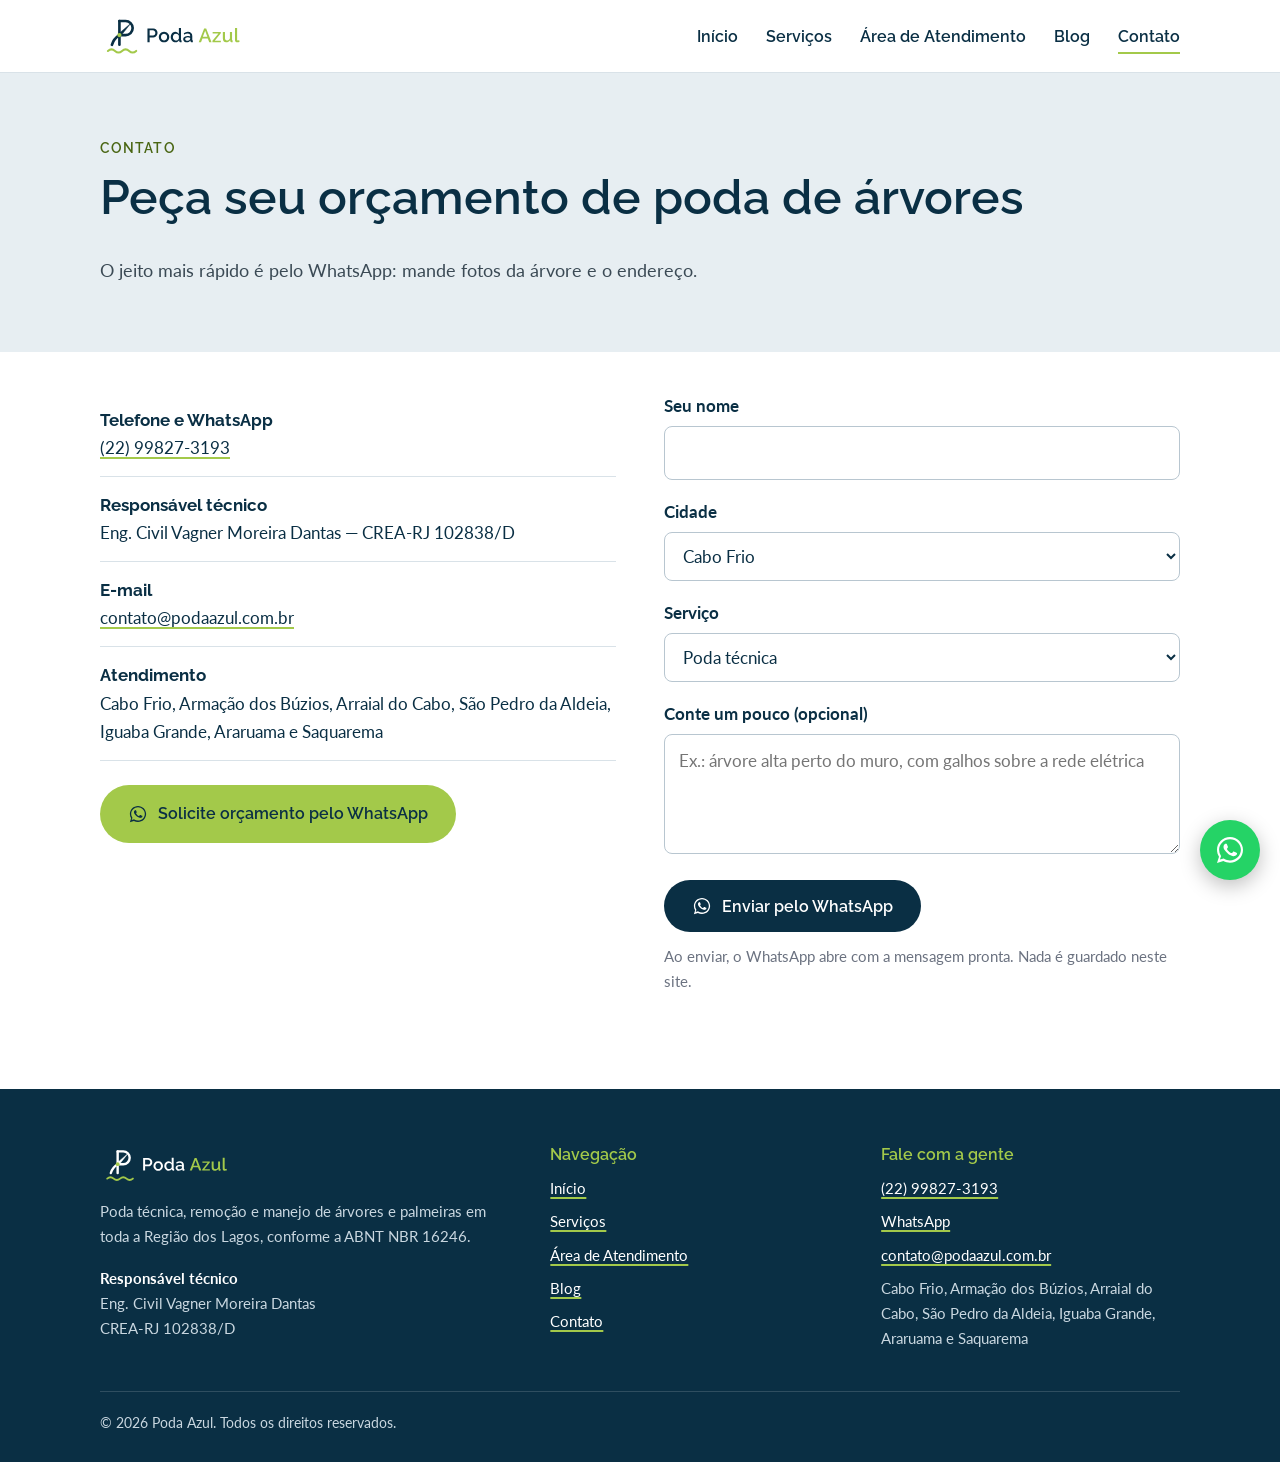
<file: contato.html>
<!doctype html>
<html lang="pt-BR">
<head>
<meta charset="utf-8">
<meta name="viewport" content="width=device-width, initial-scale=1">
<title>Contato e orçamento | Poda de árvores na Região dos Lagos | Poda Azul</title>
<meta name="description" content="Orçamento de poda de árvores na Região dos Lagos pelo WhatsApp (22) 99827-3193. Poda técnica em Cabo Frio, manejo de árvores em Búzios e cidades vizinhas.">
<link rel="canonical" href="https://www.podaazul.com.br/contato.html">
<meta name="theme-color" content="#0A2F44">
<meta property="og:type" content="website">
<meta property="og:locale" content="pt_BR">
<meta property="og:site_name" content="Poda Azul">
<meta property="og:title" content="Contato e orçamento | Poda de árvores na Região dos Lagos | Poda Azul">
<meta property="og:description" content="Orçamento de poda de árvores na Região dos Lagos pelo WhatsApp (22) 99827-3193. Poda técnica em Cabo Frio, manejo de árvores em Búzios e cidades vizinhas.">
<meta property="og:url" content="https://www.podaazul.com.br/contato.html">
<meta property="og:image" content="https://www.podaazul.com.br/assets/img/hero.webp">
<link rel="icon" href="assets/img/favicon.svg" type="image/svg+xml">
<link rel="apple-touch-icon" href="assets/img/apple-touch-icon.png">
<link rel="preconnect" href="https://fonts.googleapis.com">
<link rel="preconnect" href="https://fonts.gstatic.com" crossorigin>
<link rel="stylesheet" href="https://fonts.googleapis.com/css2?family=Lato:wght@400;700&family=Raleway:wght@600;700&display=swap" media="print" onload="this.media='all'">
<noscript><link rel="stylesheet" href="https://fonts.googleapis.com/css2?family=Lato:wght@400;700&family=Raleway:wght@600;700&display=swap"></noscript>
<link rel="stylesheet" href="assets/css/style.css">
<script src="assets/js/main.js" defer></script>
</head>
<body>
<a class="pular" href="#conteudo">Pular para o conteúdo</a>
<header class="topo">
  <div class="container">
    <a class="marca" href="index.html" aria-label="Poda Azul — página inicial"><img src="assets/img/logo.svg" alt="Poda Azul" width="143" height="44"></a>
    <button class="menu-botao" aria-label="Abrir menu" aria-expanded="false" aria-controls="menu"><span></span><span></span><span></span></button>
    <nav aria-label="Principal"><ul class="menu" id="menu"><li><a href="index.html">Início</a></li><li><a href="servicos.html">Serviços</a></li><li><a href="atendimento.html">Área de Atendimento</a></li><li><a href="blog.html">Blog</a></li><li><a href="contato.html" aria-current="page">Contato</a></li></ul></nav>
  </div>
</header>
<main id="conteudo">

<section class="blog-topo"><div class="container">
  <span class="rotulo">Contato</span>
  <h1>Peça seu orçamento de poda de árvores</h1>
  <p>O jeito mais rápido é pelo WhatsApp: mande fotos da árvore e o endereço.</p>
</div></section>
<section class="secao" style="padding-top:40px"><div class="container contato-grade">
  <div>
    <ul class="dados-contato">
      <li><strong>Telefone e WhatsApp</strong><a href="tel:+5522998273193">(22) 99827-3193</a></li>
      <li><strong>Responsável técnico</strong>Eng. Civil Vagner Moreira Dantas — CREA-RJ 102838/D</li>
      <li><strong>E-mail</strong><a href="mailto:contato@podaazul.com.br">contato@podaazul.com.br</a></li>
      <li><strong>Atendimento</strong>Cabo Frio, Armação dos Búzios, Arraial do Cabo, São Pedro da Aldeia, Iguaba Grande, Araruama e Saquarema</li>
    </ul>
    <a class="botao botao-verde" href="https://wa.me/5522998273193?text=Ol%C3%A1%2C%20gostaria%20de%20um%20or%C3%A7amento%20para%20poda%20de%20%C3%A1rvores" target="_blank" rel="noopener"><svg viewBox="0 0 32 32" aria-hidden="true"><path fill="currentColor" d="M16 3C8.8 3 3 8.7 3 15.8c0 2.5.7 4.9 2 7L3 29l6.4-2c2 1.1 4.3 1.7 6.6 1.7 7.2 0 13-5.7 13-12.8S23.2 3 16 3zm0 23.4c-2.1 0-4.1-.6-5.9-1.7l-.4-.3-3.8 1.2 1.2-3.7-.3-.4a10.4 10.4 0 0 1-1.7-5.7C5.1 10 10 5.2 16 5.2S26.9 10 26.9 15.8 22 26.4 16 26.4zm6-7.8c-.3-.2-1.9-1-2.2-1.1-.3-.1-.5-.2-.7.2-.2.3-.8 1-1 1.2-.2.2-.4.2-.7.1-.3-.2-1.4-.5-2.6-1.6-1-.9-1.6-1.9-1.8-2.2-.2-.3 0-.5.1-.7l.5-.6c.2-.2.2-.3.3-.6.1-.2 0-.4 0-.6l-1-2.4c-.3-.6-.5-.5-.7-.5h-.6c-.2 0-.6.1-.9.4-.3.3-1.2 1.1-1.2 2.7s1.2 3.2 1.4 3.4c.2.2 2.4 3.6 5.7 5 .8.3 1.4.5 1.9.7.8.3 1.5.2 2.1.1.6-.1 1.9-.8 2.2-1.5.3-.7.3-1.4.2-1.5-.1-.2-.3-.3-.6-.4z"/></svg> Solicite orçamento pelo WhatsApp</a>
  </div>
  <form class="form" id="form-orcamento" action="https://wa.me/5522998273193" method="get" target="_blank">
    <label for="nome">Seu nome</label><input id="nome" name="nome" autocomplete="name" required>
    <label for="cidade">Cidade</label><select id="cidade" name="cidade" required><option>Cabo Frio</option><option>Armação dos Búzios</option><option>Arraial do Cabo</option><option>São Pedro da Aldeia</option><option>Iguaba Grande</option><option>Araruama</option><option>Saquarema</option><option>Outra</option></select>
    <label for="servico">Serviço</label><select id="servico" name="servico"><option>Poda técnica</option><option>Remoção de árvores</option><option>Manejo de palmeiras</option><option>Laudos técnicos</option><option>Não sei / preciso de avaliação</option></select>
    <label for="mensagem">Conte um pouco (opcional)</label><textarea id="mensagem" name="text" placeholder="Ex.: árvore alta perto do muro, com galhos sobre a rede elétrica"></textarea>
    <button class="botao botao-azul" type="submit"><svg viewBox="0 0 32 32" aria-hidden="true"><path fill="currentColor" d="M16 3C8.8 3 3 8.7 3 15.8c0 2.5.7 4.9 2 7L3 29l6.4-2c2 1.1 4.3 1.7 6.6 1.7 7.2 0 13-5.7 13-12.8S23.2 3 16 3zm0 23.4c-2.1 0-4.1-.6-5.9-1.7l-.4-.3-3.8 1.2 1.2-3.7-.3-.4a10.4 10.4 0 0 1-1.7-5.7C5.1 10 10 5.2 16 5.2S26.9 10 26.9 15.8 22 26.4 16 26.4zm6-7.8c-.3-.2-1.9-1-2.2-1.1-.3-.1-.5-.2-.7.2-.2.3-.8 1-1 1.2-.2.2-.4.2-.7.1-.3-.2-1.4-.5-2.6-1.6-1-.9-1.6-1.9-1.8-2.2-.2-.3 0-.5.1-.7l.5-.6c.2-.2.2-.3.3-.6.1-.2 0-.4 0-.6l-1-2.4c-.3-.6-.5-.5-.7-.5h-.6c-.2 0-.6.1-.9.4-.3.3-1.2 1.1-1.2 2.7s1.2 3.2 1.4 3.4c.2.2 2.4 3.6 5.7 5 .8.3 1.4.5 1.9.7.8.3 1.5.2 2.1.1.6-.1 1.9-.8 2.2-1.5.3-.7.3-1.4.2-1.5-.1-.2-.3-.3-.6-.4z"/></svg> Enviar pelo WhatsApp</button>
    <p class="nota" style="margin-top:12px">Ao enviar, o WhatsApp abre com a mensagem pronta. Nada é guardado neste site.</p>
  </form>
</div></section>
</main>
<footer class="rodape">
  <div class="container">
    <div class="rodape-grade">
      <div>
        <img src="assets/img/logo-negativo.svg" alt="Poda Azul" width="130" height="40" loading="lazy">
        <p>Poda técnica, remoção e manejo de árvores e palmeiras em toda a Região dos Lagos, conforme a ABNT NBR 16246.</p>
        <p><strong style="color:#fff">Responsável técnico</strong><br>Eng. Civil Vagner Moreira Dantas<br>CREA-RJ 102838/D</p>
      </div>
      <div>
        <h2>Navegação</h2>
        <ul><li><a href="index.html">Início</a></li><li><a href="servicos.html">Serviços</a></li><li><a href="atendimento.html">Área de Atendimento</a></li><li><a href="blog.html">Blog</a></li><li><a href="contato.html">Contato</a></li></ul>
      </div>
      <div>
        <h2>Fale com a gente</h2>
        <ul>
          <li><a href="tel:+5522998273193">(22) 99827-3193</a></li>
          <li><a href="https://wa.me/5522998273193?text=Ol%C3%A1%2C%20gostaria%20de%20um%20or%C3%A7amento%20para%20poda%20de%20%C3%A1rvores" target="_blank" rel="noopener">WhatsApp</a></li>
          <li><a href="mailto:contato@podaazul.com.br">contato@podaazul.com.br</a></li>
          <li>Cabo Frio, Armação dos Búzios, Arraial do Cabo, São Pedro da Aldeia, Iguaba Grande, Araruama e Saquarema</li>
        </ul>
      </div>
    </div>
    <div class="rodape-base">© <span id="ano">2026</span> Poda Azul. Todos os direitos reservados.</div>
  </div>
  <script type="application/ld+json">{"@context": "https://schema.org", "@type": "LocalBusiness", "@id": "https://www.podaazul.com.br/#empresa", "name": "Poda Azul", "description": "Poda técnica, remoção e manejo de árvores e palmeiras na Região dos Lagos (RJ), conforme a ABNT NBR 16246.", "url": "https://www.podaazul.com.br/", "telephone": "+55-22-99827-3193", "email": "contato@podaazul.com.br", "image": "https://www.podaazul.com.br/assets/img/logo.svg", "logo": "https://www.podaazul.com.br/assets/img/logo.svg", "priceRange": "R$ 150 – R$ 1.500", "areaServed": [{"@type": "City", "name": "Cabo Frio", "containedInPlace": {"@type": "State", "name": "Rio de Janeiro"}}, {"@type": "City", "name": "Armação dos Búzios", "containedInPlace": {"@type": "State", "name": "Rio de Janeiro"}}, {"@type": "City", "name": "Arraial do Cabo", "containedInPlace": {"@type": "State", "name": "Rio de Janeiro"}}, {"@type": "City", "name": "São Pedro da Aldeia", "containedInPlace": {"@type": "State", "name": "Rio de Janeiro"}}, {"@type": "City", "name": "Iguaba Grande", "containedInPlace": {"@type": "State", "name": "Rio de Janeiro"}}, {"@type": "City", "name": "Araruama", "containedInPlace": {"@type": "State", "name": "Rio de Janeiro"}}, {"@type": "City", "name": "Saquarema", "containedInPlace": {"@type": "State", "name": "Rio de Janeiro"}}], "address": {"@type": "PostalAddress", "addressRegion": "RJ", "addressCountry": "BR"}, "employee": {"@type": "Person", "name": "Vagner Moreira Dantas", "jobTitle": "Engenheiro Civil — Responsável Técnico", "hasCredential": {"@type": "EducationalOccupationalCredential", "credentialCategory": "Registro profissional", "name": "CREA-RJ 102838/D", "recognizedBy": {"@type": "Organization", "name": "CREA-RJ"}}}, "contactPoint": {"@type": "ContactPoint", "telephone": "+55-22-99827-3193", "email": "contato@podaazul.com.br", "contactType": "customer service", "availableLanguage": "Portuguese"}}</script>
</footer>
<a class="whats-flutuante" href="https://wa.me/5522998273193?text=Ol%C3%A1%2C%20gostaria%20de%20um%20or%C3%A7amento%20para%20poda%20de%20%C3%A1rvores" target="_blank" rel="noopener" aria-label="Falar com a Poda Azul pelo WhatsApp" style="color:#fff"><svg viewBox="0 0 32 32" aria-hidden="true"><path fill="currentColor" d="M16 3C8.8 3 3 8.7 3 15.8c0 2.5.7 4.9 2 7L3 29l6.4-2c2 1.1 4.3 1.7 6.6 1.7 7.2 0 13-5.7 13-12.8S23.2 3 16 3zm0 23.4c-2.1 0-4.1-.6-5.9-1.7l-.4-.3-3.8 1.2 1.2-3.7-.3-.4a10.4 10.4 0 0 1-1.7-5.7C5.1 10 10 5.2 16 5.2S26.9 10 26.9 15.8 22 26.4 16 26.4zm6-7.8c-.3-.2-1.9-1-2.2-1.1-.3-.1-.5-.2-.7.2-.2.3-.8 1-1 1.2-.2.2-.4.2-.7.1-.3-.2-1.4-.5-2.6-1.6-1-.9-1.6-1.9-1.8-2.2-.2-.3 0-.5.1-.7l.5-.6c.2-.2.2-.3.3-.6.1-.2 0-.4 0-.6l-1-2.4c-.3-.6-.5-.5-.7-.5h-.6c-.2 0-.6.1-.9.4-.3.3-1.2 1.1-1.2 2.7s1.2 3.2 1.4 3.4c.2.2 2.4 3.6 5.7 5 .8.3 1.4.5 1.9.7.8.3 1.5.2 2.1.1.6-.1 1.9-.8 2.2-1.5.3-.7.3-1.4.2-1.5-.1-.2-.3-.3-.6-.4z"/></svg></a>
</body>
</html>
</file>
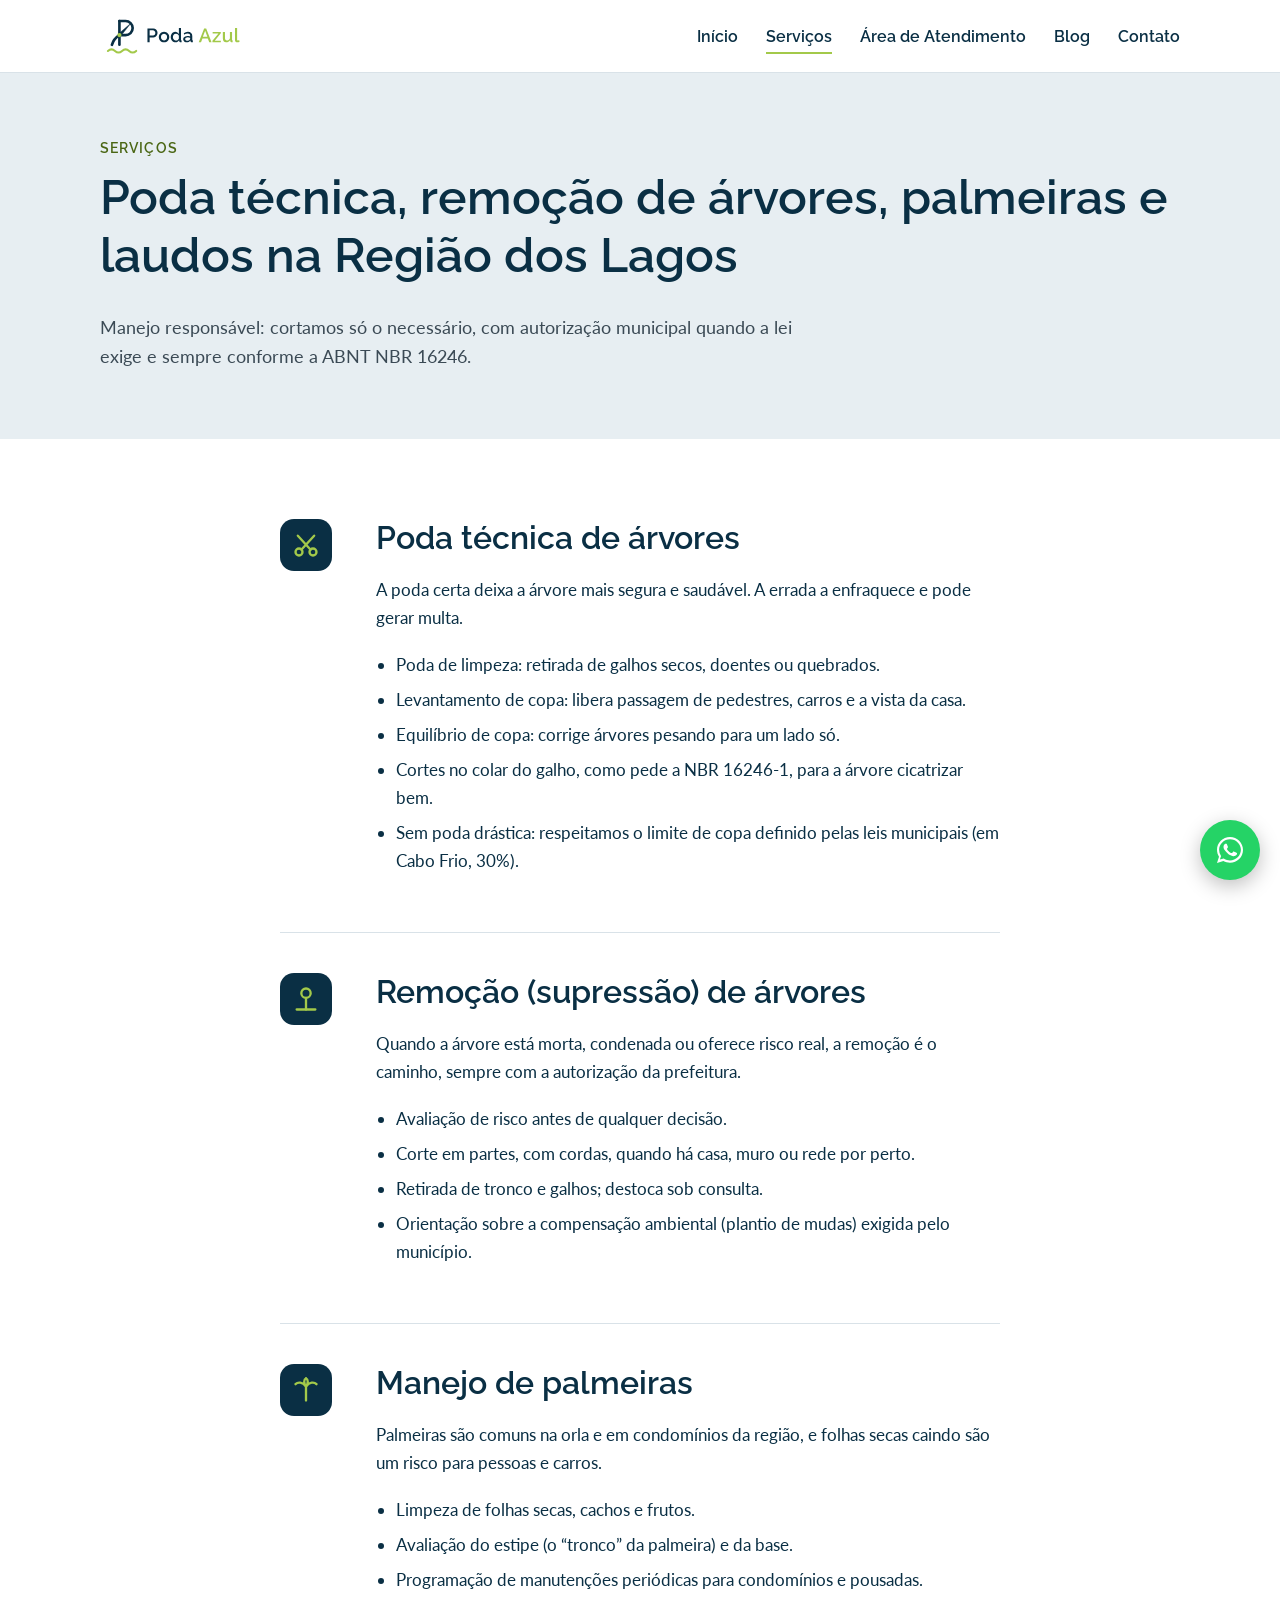
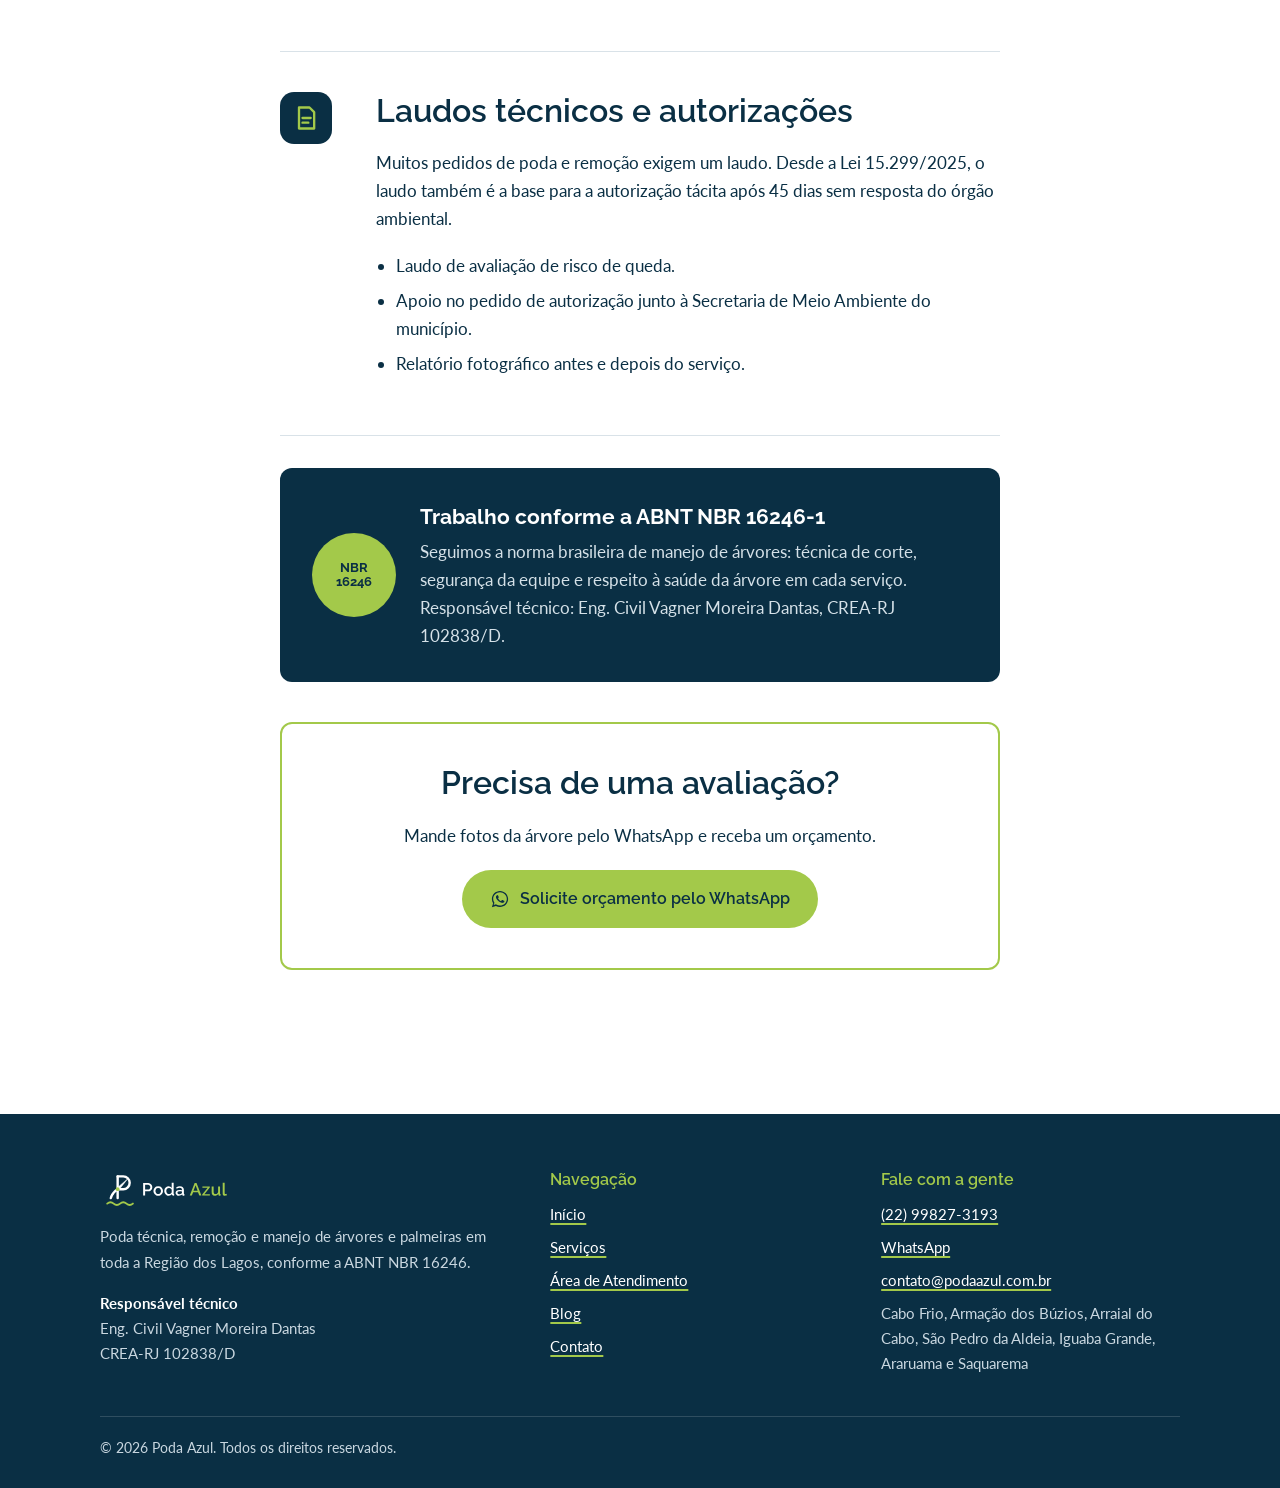
<file: servicos.html>
<!doctype html>
<html lang="pt-BR">
<head>
<meta charset="utf-8">
<meta name="viewport" content="width=device-width, initial-scale=1">
<title>Serviços de poda de árvores na Região dos Lagos | Poda técnica em Cabo Frio | Poda Azul</title>
<meta name="description" content="Poda técnica em Cabo Frio, remoção de árvores, manejo de palmeiras e laudos para autorização municipal em toda a Região dos Lagos. Conforme a NBR 16246.">
<link rel="canonical" href="https://www.podaazul.com.br/servicos.html">
<meta name="theme-color" content="#0A2F44">
<meta property="og:type" content="website">
<meta property="og:locale" content="pt_BR">
<meta property="og:site_name" content="Poda Azul">
<meta property="og:title" content="Serviços de poda de árvores na Região dos Lagos | Poda técnica em Cabo Frio | Poda Azul">
<meta property="og:description" content="Poda técnica em Cabo Frio, remoção de árvores, manejo de palmeiras e laudos para autorização municipal em toda a Região dos Lagos. Conforme a NBR 16246.">
<meta property="og:url" content="https://www.podaazul.com.br/servicos.html">
<meta property="og:image" content="https://www.podaazul.com.br/assets/img/hero.webp">
<link rel="icon" href="assets/img/favicon.svg" type="image/svg+xml">
<link rel="apple-touch-icon" href="assets/img/apple-touch-icon.png">
<link rel="preconnect" href="https://fonts.googleapis.com">
<link rel="preconnect" href="https://fonts.gstatic.com" crossorigin>
<link rel="stylesheet" href="https://fonts.googleapis.com/css2?family=Lato:wght@400;700&family=Raleway:wght@600;700&display=swap" media="print" onload="this.media='all'">
<noscript><link rel="stylesheet" href="https://fonts.googleapis.com/css2?family=Lato:wght@400;700&family=Raleway:wght@600;700&display=swap"></noscript>
<link rel="stylesheet" href="assets/css/style.css">
<script src="assets/js/main.js" defer></script>
</head>
<body>
<a class="pular" href="#conteudo">Pular para o conteúdo</a>
<header class="topo">
  <div class="container">
    <a class="marca" href="index.html" aria-label="Poda Azul — página inicial"><img src="assets/img/logo.svg" alt="Poda Azul" width="143" height="44"></a>
    <button class="menu-botao" aria-label="Abrir menu" aria-expanded="false" aria-controls="menu"><span></span><span></span><span></span></button>
    <nav aria-label="Principal"><ul class="menu" id="menu"><li><a href="index.html">Início</a></li><li><a href="servicos.html" aria-current="page">Serviços</a></li><li><a href="atendimento.html">Área de Atendimento</a></li><li><a href="blog.html">Blog</a></li><li><a href="contato.html">Contato</a></li></ul></nav>
  </div>
</header>
<main id="conteudo">

<section class="blog-topo"><div class="container">
  <span class="rotulo">Serviços</span>
  <h1>Poda técnica, remoção de árvores, palmeiras e laudos na Região dos Lagos</h1>
  <p>Manejo responsável: cortamos só o necessário, com autorização municipal quando a lei exige e sempre conforme a ABNT NBR 16246.</p>
</div></section>
<section class="secao" style="padding-top:40px"><div class="container estreito">
  <article class="servico" id="poda"><div class="icone"><svg viewBox="0 0 24 24" aria-hidden="true"><g fill="none" stroke="#A3C94A" stroke-width="2" stroke-linecap="round"><circle cx="6" cy="18" r="3"/><circle cx="18" cy="18" r="3"/><path d="M8 16L19 4M16 16L5 4"/></g></svg></div><div><h2>Poda técnica de árvores</h2><p>A poda certa deixa a árvore mais segura e saudável. A errada a enfraquece e pode gerar multa.</p><ul><li>Poda de limpeza: retirada de galhos secos, doentes ou quebrados.</li><li>Levantamento de copa: libera passagem de pedestres, carros e a vista da casa.</li><li>Equilíbrio de copa: corrige árvores pesando para um lado só.</li><li>Cortes no colar do galho, como pede a NBR 16246-1, para a árvore cicatrizar bem.</li><li>Sem poda drástica: respeitamos o limite de copa definido pelas leis municipais (em Cabo Frio, 30%).</li></ul></div></article><article class="servico" id="remocao"><div class="icone"><svg viewBox="0 0 24 24" aria-hidden="true"><g fill="none" stroke="#A3C94A" stroke-width="2" stroke-linecap="round"><path d="M12 21V11"/><circle cx="12" cy="7" r="4"/><path d="M4 21h16"/></g></svg></div><div><h2>Remoção (supressão) de árvores</h2><p>Quando a árvore está morta, condenada ou oferece risco real, a remoção é o caminho, sempre com a autorização da prefeitura.</p><ul><li>Avaliação de risco antes de qualquer decisão.</li><li>Corte em partes, com cordas, quando há casa, muro ou rede por perto.</li><li>Retirada de tronco e galhos; destoca sob consulta.</li><li>Orientação sobre a compensação ambiental (plantio de mudas) exigida pelo município.</li></ul></div></article><article class="servico" id="palmeira"><div class="icone"><svg viewBox="0 0 24 24" aria-hidden="true"><g fill="none" stroke="#A3C94A" stroke-width="2" stroke-linecap="round"><path d="M12 21V9"/><path d="M12 9C9 5 5 5 3 7M12 9c3-4 7-4 9-2M12 9c-2-3-2-6 0-7M12 9c2-3 2-6 0-7"/></g></svg></div><div><h2>Manejo de palmeiras</h2><p>Palmeiras são comuns na orla e em condomínios da região, e folhas secas caindo são um risco para pessoas e carros.</p><ul><li>Limpeza de folhas secas, cachos e frutos.</li><li>Avaliação do estipe (o “tronco” da palmeira) e da base.</li><li>Programação de manutenções periódicas para condomínios e pousadas.</li></ul></div></article><article class="servico" id="laudo"><div class="icone"><svg viewBox="0 0 24 24" aria-hidden="true"><g fill="none" stroke="#A3C94A" stroke-width="2" stroke-linecap="round" stroke-linejoin="round"><path d="M6 3h9l4 4v14H6z"/><path d="M9 12h7M9 16h5"/></g></svg></div><div><h2>Laudos técnicos e autorizações</h2><p>Muitos pedidos de poda e remoção exigem um laudo. Desde a Lei 15.299/2025, o laudo também é a base para a autorização tácita após 45 dias sem resposta do órgão ambiental.</p><ul><li>Laudo de avaliação de risco de queda.</li><li>Apoio no pedido de autorização junto à Secretaria de Meio Ambiente do município.</li><li>Relatório fotográfico antes e depois do serviço.</li></ul></div></article>
  <div style="margin-top:32px"><div class="faixa-nbr">
  <div class="medalha">NBR<br>16246</div>
  <div><strong>Trabalho conforme a ABNT NBR 16246-1</strong>
  <p>Seguimos a norma brasileira de manejo de árvores: técnica de corte, segurança da equipe e respeito à saúde da árvore em cada serviço. Responsável técnico: Eng. Civil Vagner Moreira Dantas, CREA-RJ 102838/D.</p></div>
</div></div>
  <div class="cta-final" style="margin-top:40px"><h2>Precisa de uma avaliação?</h2><p>Mande fotos da árvore pelo WhatsApp e receba um orçamento.</p><div class="acoes"><a class="botao botao-verde" href="https://wa.me/5522998273193?text=Ol%C3%A1%2C%20gostaria%20de%20um%20or%C3%A7amento%20para%20poda%20de%20%C3%A1rvores" target="_blank" rel="noopener"><svg viewBox="0 0 32 32" aria-hidden="true"><path fill="currentColor" d="M16 3C8.8 3 3 8.7 3 15.8c0 2.5.7 4.9 2 7L3 29l6.4-2c2 1.1 4.3 1.7 6.6 1.7 7.2 0 13-5.7 13-12.8S23.2 3 16 3zm0 23.4c-2.1 0-4.1-.6-5.9-1.7l-.4-.3-3.8 1.2 1.2-3.7-.3-.4a10.4 10.4 0 0 1-1.7-5.7C5.1 10 10 5.2 16 5.2S26.9 10 26.9 15.8 22 26.4 16 26.4zm6-7.8c-.3-.2-1.9-1-2.2-1.1-.3-.1-.5-.2-.7.2-.2.3-.8 1-1 1.2-.2.2-.4.2-.7.1-.3-.2-1.4-.5-2.6-1.6-1-.9-1.6-1.9-1.8-2.2-.2-.3 0-.5.1-.7l.5-.6c.2-.2.2-.3.3-.6.1-.2 0-.4 0-.6l-1-2.4c-.3-.6-.5-.5-.7-.5h-.6c-.2 0-.6.1-.9.4-.3.3-1.2 1.1-1.2 2.7s1.2 3.2 1.4 3.4c.2.2 2.4 3.6 5.7 5 .8.3 1.4.5 1.9.7.8.3 1.5.2 2.1.1.6-.1 1.9-.8 2.2-1.5.3-.7.3-1.4.2-1.5-.1-.2-.3-.3-.6-.4z"/></svg> Solicite orçamento pelo WhatsApp</a></div></div>
</div></section>
</main>
<footer class="rodape">
  <div class="container">
    <div class="rodape-grade">
      <div>
        <img src="assets/img/logo-negativo.svg" alt="Poda Azul" width="130" height="40" loading="lazy">
        <p>Poda técnica, remoção e manejo de árvores e palmeiras em toda a Região dos Lagos, conforme a ABNT NBR 16246.</p>
        <p><strong style="color:#fff">Responsável técnico</strong><br>Eng. Civil Vagner Moreira Dantas<br>CREA-RJ 102838/D</p>
      </div>
      <div>
        <h2>Navegação</h2>
        <ul><li><a href="index.html">Início</a></li><li><a href="servicos.html">Serviços</a></li><li><a href="atendimento.html">Área de Atendimento</a></li><li><a href="blog.html">Blog</a></li><li><a href="contato.html">Contato</a></li></ul>
      </div>
      <div>
        <h2>Fale com a gente</h2>
        <ul>
          <li><a href="tel:+5522998273193">(22) 99827-3193</a></li>
          <li><a href="https://wa.me/5522998273193?text=Ol%C3%A1%2C%20gostaria%20de%20um%20or%C3%A7amento%20para%20poda%20de%20%C3%A1rvores" target="_blank" rel="noopener">WhatsApp</a></li>
          <li><a href="mailto:contato@podaazul.com.br">contato@podaazul.com.br</a></li>
          <li>Cabo Frio, Armação dos Búzios, Arraial do Cabo, São Pedro da Aldeia, Iguaba Grande, Araruama e Saquarema</li>
        </ul>
      </div>
    </div>
    <div class="rodape-base">© <span id="ano">2026</span> Poda Azul. Todos os direitos reservados.</div>
  </div>
  <script type="application/ld+json">{"@context": "https://schema.org", "@type": "LocalBusiness", "@id": "https://www.podaazul.com.br/#empresa", "name": "Poda Azul", "description": "Poda técnica, remoção e manejo de árvores e palmeiras na Região dos Lagos (RJ), conforme a ABNT NBR 16246.", "url": "https://www.podaazul.com.br/", "telephone": "+55-22-99827-3193", "email": "contato@podaazul.com.br", "image": "https://www.podaazul.com.br/assets/img/logo.svg", "logo": "https://www.podaazul.com.br/assets/img/logo.svg", "priceRange": "R$ 150 – R$ 1.500", "areaServed": [{"@type": "City", "name": "Cabo Frio", "containedInPlace": {"@type": "State", "name": "Rio de Janeiro"}}, {"@type": "City", "name": "Armação dos Búzios", "containedInPlace": {"@type": "State", "name": "Rio de Janeiro"}}, {"@type": "City", "name": "Arraial do Cabo", "containedInPlace": {"@type": "State", "name": "Rio de Janeiro"}}, {"@type": "City", "name": "São Pedro da Aldeia", "containedInPlace": {"@type": "State", "name": "Rio de Janeiro"}}, {"@type": "City", "name": "Iguaba Grande", "containedInPlace": {"@type": "State", "name": "Rio de Janeiro"}}, {"@type": "City", "name": "Araruama", "containedInPlace": {"@type": "State", "name": "Rio de Janeiro"}}, {"@type": "City", "name": "Saquarema", "containedInPlace": {"@type": "State", "name": "Rio de Janeiro"}}], "address": {"@type": "PostalAddress", "addressRegion": "RJ", "addressCountry": "BR"}, "employee": {"@type": "Person", "name": "Vagner Moreira Dantas", "jobTitle": "Engenheiro Civil — Responsável Técnico", "hasCredential": {"@type": "EducationalOccupationalCredential", "credentialCategory": "Registro profissional", "name": "CREA-RJ 102838/D", "recognizedBy": {"@type": "Organization", "name": "CREA-RJ"}}}, "contactPoint": {"@type": "ContactPoint", "telephone": "+55-22-99827-3193", "email": "contato@podaazul.com.br", "contactType": "customer service", "availableLanguage": "Portuguese"}}</script>
</footer>
<a class="whats-flutuante" href="https://wa.me/5522998273193?text=Ol%C3%A1%2C%20gostaria%20de%20um%20or%C3%A7amento%20para%20poda%20de%20%C3%A1rvores" target="_blank" rel="noopener" aria-label="Falar com a Poda Azul pelo WhatsApp" style="color:#fff"><svg viewBox="0 0 32 32" aria-hidden="true"><path fill="currentColor" d="M16 3C8.8 3 3 8.7 3 15.8c0 2.5.7 4.9 2 7L3 29l6.4-2c2 1.1 4.3 1.7 6.6 1.7 7.2 0 13-5.7 13-12.8S23.2 3 16 3zm0 23.4c-2.1 0-4.1-.6-5.9-1.7l-.4-.3-3.8 1.2 1.2-3.7-.3-.4a10.4 10.4 0 0 1-1.7-5.7C5.1 10 10 5.2 16 5.2S26.9 10 26.9 15.8 22 26.4 16 26.4zm6-7.8c-.3-.2-1.9-1-2.2-1.1-.3-.1-.5-.2-.7.2-.2.3-.8 1-1 1.2-.2.2-.4.2-.7.1-.3-.2-1.4-.5-2.6-1.6-1-.9-1.6-1.9-1.8-2.2-.2-.3 0-.5.1-.7l.5-.6c.2-.2.2-.3.3-.6.1-.2 0-.4 0-.6l-1-2.4c-.3-.6-.5-.5-.7-.5h-.6c-.2 0-.6.1-.9.4-.3.3-1.2 1.1-1.2 2.7s1.2 3.2 1.4 3.4c.2.2 2.4 3.6 5.7 5 .8.3 1.4.5 1.9.7.8.3 1.5.2 2.1.1.6-.1 1.9-.8 2.2-1.5.3-.7.3-1.4.2-1.5-.1-.2-.3-.3-.6-.4z"/></svg></a>
</body>
</html>
</file>
<file: assets/css/style.css>
/* Poda Azul — estilos do site e do blog */
:root{
  --azul:#0A2F44; --verde:#A3C94A; --verde-escuro:#4A6614; --branco:#FFFFFF;
  --cinza:#6B7280; --nevoa:#E7EEF2; --linha:#D9E2E8;
  --titulo:"Raleway",system-ui,-apple-system,"Segoe UI",sans-serif;
  --corpo:"Lato",system-ui,-apple-system,"Segoe UI",sans-serif;
  --raio:12px; --max:1120px;
}
*,*::before,*::after{box-sizing:border-box}
html{scroll-behavior:smooth}
body{margin:0;font-family:var(--corpo);font-size:17px;line-height:1.65;color:var(--azul);background:var(--branco);-webkit-font-smoothing:antialiased}
img{max-width:100%;height:auto;display:block}
a{color:var(--azul);text-decoration-color:var(--verde);text-decoration-thickness:2px;text-underline-offset:3px}
a:hover{color:var(--verde-escuro)}
h1,h2,h3{font-family:var(--titulo);font-weight:600;line-height:1.2;margin:0 0 .6em}
h1{font-size:clamp(2rem,4.5vw,3rem)}
h2{font-size:clamp(1.5rem,3vw,2rem);margin-top:1.8em}
h3{font-size:1.25rem}
p{margin:0 0 1.1em}
.container{width:100%;max-width:var(--max);margin:0 auto;padding:0 20px}
.estreito{max-width:760px}
.pular{position:absolute;left:-999px;top:0;background:var(--verde);color:var(--azul);padding:8px 14px;z-index:100}
.pular:focus{left:12px;top:12px}
:focus-visible{outline:3px solid var(--verde);outline-offset:2px}

/* Cabeçalho */
.topo{position:sticky;top:0;z-index:50;background:rgba(255,255,255,.96);backdrop-filter:blur(6px);border-bottom:1px solid var(--linha)}
.topo .container{display:flex;align-items:center;justify-content:space-between;height:72px}
.marca img{height:44px;width:auto}
.menu{display:flex;gap:28px;list-style:none;margin:0;padding:0}
.menu a{font-family:var(--titulo);font-weight:600;font-size:.98rem;text-decoration:none;padding:6px 0;border-bottom:2px solid transparent}
.menu a:hover,.menu a[aria-current="page"]{border-bottom-color:var(--verde);color:var(--azul)}
.menu-botao{display:none;background:none;border:0;padding:10px;cursor:pointer}
.menu-botao span{display:block;width:24px;height:2px;background:var(--azul);margin:5px 0;transition:.2s}
@media (max-width:820px){
  .menu-botao{display:block}
  .menu{position:absolute;top:72px;left:0;right:0;flex-direction:column;gap:0;background:var(--branco);border-bottom:1px solid var(--linha);display:none}
  .menu.aberto{display:flex}
  .menu a{display:block;padding:14px 20px;border-bottom:1px solid var(--linha)}
}

/* Botões */
.botao{display:inline-flex;align-items:center;gap:10px;font-family:var(--titulo);font-weight:600;font-size:1rem;text-decoration:none;padding:14px 26px;border-radius:999px;border:2px solid transparent;cursor:pointer;transition:transform .15s,background .15s}
.botao:hover{transform:translateY(-1px)}
.botao-verde{background:var(--verde);color:var(--azul)}
.botao-verde:hover{background:#B4D65F;color:var(--azul)}
.botao-azul{background:var(--azul);color:var(--branco)}
.botao-azul:hover{background:#123F5A;color:var(--branco)}
.botao-contorno{border-color:currentColor;color:inherit;background:transparent}
.botao svg{width:20px;height:20px;flex:none}

/* Hero */
.hero{background:var(--azul);color:var(--branco);overflow:hidden}
.hero .container{display:grid;grid-template-columns:1.1fr 1fr;gap:40px;align-items:center;padding-top:72px;padding-bottom:72px}
.hero h1{color:var(--branco)}
.hero p{font-size:1.15rem;color:#D5E1E8;max-width:34em}
.hero .acoes{display:flex;flex-wrap:wrap;gap:14px;margin-top:28px}
.hero img{border-radius:var(--raio)}
.selo{display:inline-flex;align-items:center;gap:10px;background:rgba(163,201,74,.14);border:1px solid rgba(163,201,74,.5);color:var(--verde);border-radius:999px;padding:6px 14px;font-size:.9rem;font-weight:700;margin-bottom:20px}
.selo svg{width:18px;height:18px}
@media (max-width:820px){.hero .container{grid-template-columns:1fr;padding-top:48px;padding-bottom:48px}}

/* Seções */
.secao{padding:80px 0}
.secao-nevoa{background:var(--nevoa)}
.secao-cabeca{max-width:640px;margin-bottom:40px}
.secao-cabeca p{color:var(--cinza)}
.rotulo{font-family:var(--titulo);font-weight:600;font-size:.85rem;letter-spacing:.08em;text-transform:uppercase;color:var(--verde-escuro);margin-bottom:10px;display:block}
.grade{display:grid;gap:24px;grid-template-columns:repeat(auto-fill,minmax(250px,1fr))}
.cartao{background:var(--branco);border:1px solid var(--linha);border-radius:var(--raio);padding:28px;display:flex;flex-direction:column}
.cartao h3{margin-bottom:.4em}
.cartao p{color:#3B4A55;margin-bottom:0}
.icone{width:52px;height:52px;border-radius:14px;background:var(--azul);display:grid;place-items:center;margin-bottom:18px}
.icone svg{width:28px;height:28px}

/* Faixa NBR */
.faixa-nbr{display:flex;gap:24px;align-items:center;background:var(--azul);color:var(--branco);border-radius:var(--raio);padding:32px}
.faixa-nbr strong{font-family:var(--titulo);font-size:1.3rem;display:block;margin-bottom:4px}
.faixa-nbr p{margin:0;color:#D5E1E8}
.faixa-nbr .medalha{flex:none;width:84px;height:84px;border-radius:50%;background:var(--verde);display:grid;place-items:center;font-family:var(--titulo);font-weight:700;color:var(--azul);text-align:center;font-size:.8rem;line-height:1.1}
@media (max-width:600px){.faixa-nbr{flex-direction:column;align-items:flex-start}}

/* Serviços detalhados */
.servico{display:grid;grid-template-columns:72px 1fr;gap:24px;padding:40px 0;border-bottom:1px solid var(--linha)}
.servico:last-child{border-bottom:0}
.servico h2{margin-top:0}
.servico ul{padding-left:1.2em;margin:0 0 1em}
.servico li{margin-bottom:.4em}
@media (max-width:600px){.servico{grid-template-columns:1fr}}

/* Cidades */
.cidades{display:grid;grid-template-columns:repeat(auto-fill,minmax(300px,1fr));gap:24px}
.cidade h2{font-size:1.35rem;margin-top:0}

/* Contato */
.contato-grade{display:grid;grid-template-columns:1fr 1fr;gap:48px}
@media (max-width:820px){.contato-grade{grid-template-columns:1fr}}
.form label{display:block;font-weight:700;margin:0 0 6px}
.form input,.form select,.form textarea{width:100%;font:inherit;color:var(--azul);padding:12px 14px;border:1.5px solid #B8C6D0;border-radius:8px;background:var(--branco);margin-bottom:18px}
.form input:focus,.form select:focus,.form textarea:focus{border-color:var(--azul);outline:3px solid rgba(163,201,74,.5)}
.form textarea{min-height:120px;resize:vertical}
.dados-contato{list-style:none;padding:0;margin:0 0 24px}
.dados-contato li{padding:14px 0;border-bottom:1px solid var(--linha)}
.dados-contato strong{display:block;font-family:var(--titulo)}
.nota{font-size:.92rem;color:var(--cinza)}

/* Blog — índice */
.blog-topo{background:var(--nevoa);padding:64px 0 48px}
.blog-topo p{color:#3B4A55;max-width:40em;font-size:1.1rem}
.cards{display:grid;gap:28px;grid-template-columns:repeat(auto-fill,minmax(310px,1fr))}
.card{background:var(--branco);border:1px solid var(--linha);border-radius:var(--raio);overflow:hidden;display:flex;flex-direction:column;transition:transform .15s,box-shadow .15s}
.card:hover{transform:translateY(-3px);box-shadow:0 10px 30px rgba(10,47,68,.10)}
.card img{aspect-ratio:1200/630;object-fit:cover;width:100%}
.card-corpo{padding:22px 24px 26px;display:flex;flex-direction:column;flex:1}
.card-meta{font-size:.85rem;color:var(--cinza);margin-bottom:8px}
.card h2{font-size:1.2rem;margin:0 0 10px}
.card h2 a{text-decoration:none}
.card h2 a::after{content:"";position:absolute;inset:0}
.card{position:relative}
.card p{color:#3B4A55;margin:0 0 16px;display:-webkit-box;-webkit-line-clamp:2;-webkit-box-orient:vertical;overflow:hidden}
.card .ler{margin-top:auto;font-family:var(--titulo);font-weight:600;color:var(--verde-escuro)}

/* Blog — artigo */
.artigo-topo{padding-top:48px;padding-bottom:24px}
.migalhas{font-size:.9rem;color:var(--cinza);margin-bottom:20px}
.migalhas a{color:var(--cinza)}
.artigo-meta{display:flex;flex-wrap:wrap;gap:8px 20px;color:var(--cinza);font-size:.95rem;margin-bottom:28px}
.artigo-capa{border-radius:var(--raio);margin-bottom:40px}
.artigo{font-size:1.08rem}
.artigo h2{font-size:1.6rem}
.artigo ul,.artigo ol{padding-left:1.3em;margin:0 0 1.2em}
.artigo li{margin-bottom:.5em}
.artigo blockquote{margin:1.5em 0;padding:18px 22px;background:var(--nevoa);border-radius:var(--raio);font-size:1rem}
.artigo .destaque{background:#F3F8E6;border:1px solid #D7E8AE;border-radius:var(--raio);padding:20px 22px;margin:1.6em 0}
.artigo .destaque p:last-child{margin:0}
.artigo table{width:100%;border-collapse:collapse;margin:1.2em 0 1.6em;font-size:1rem}
.artigo th,.artigo td{text-align:left;padding:12px;border-bottom:1px solid var(--linha);vertical-align:top}
.artigo th{font-family:var(--titulo);background:var(--nevoa)}
.box-poda{background:var(--azul);color:var(--branco);border-radius:var(--raio);padding:32px;margin:48px 0 32px}
.box-poda h2{color:var(--verde);margin-top:0;font-size:1.4rem}
.box-poda ul{margin:0;padding-left:1.2em}
.box-poda li{margin-bottom:.5em;color:#E3ECF1}
.cta-final{text-align:center;border:2px solid var(--verde);border-radius:var(--raio);padding:40px 24px;margin-bottom:64px}
.cta-final h2{margin-top:0}
.cta-final .acoes{display:flex;flex-wrap:wrap;justify-content:center;gap:14px;margin-top:20px}
.aviso-juridico{font-size:.9rem;color:var(--cinza);border-top:1px solid var(--linha);padding-top:16px;margin-top:32px}
.relacionados{padding:56px 0 72px;background:var(--nevoa)}

/* Rodapé */
.rodape{background:var(--azul);color:#C9D7E0;padding:56px 0 28px;font-size:.95rem}
.rodape a{color:var(--branco)}
.rodape-grade{display:grid;grid-template-columns:1.4fr 1fr 1fr;gap:32px;margin-bottom:32px}
.rodape h2{font-size:1rem;color:var(--verde);margin:0 0 12px}
.rodape ul{list-style:none;margin:0;padding:0}
.rodape li{margin-bottom:8px}
.rodape img{height:40px;width:auto;margin-bottom:14px}
.rodape-base{border-top:1px solid rgba(255,255,255,.15);padding-top:20px;font-size:.85rem}
@media (max-width:820px){.rodape-grade{grid-template-columns:1fr}}

/* WhatsApp flutuante */
.whats-flutuante{position:fixed;right:20px;bottom:20px;z-index:60;width:60px;height:60px;border-radius:50%;background:#25D366;display:grid;place-items:center;box-shadow:0 6px 20px rgba(0,0,0,.25);transition:transform .15s}
.whats-flutuante:hover{transform:scale(1.06)}
.whats-flutuante svg{width:32px;height:32px}
@media (prefers-reduced-motion:reduce){*{transition:none!important;scroll-behavior:auto!important}}
</file>
